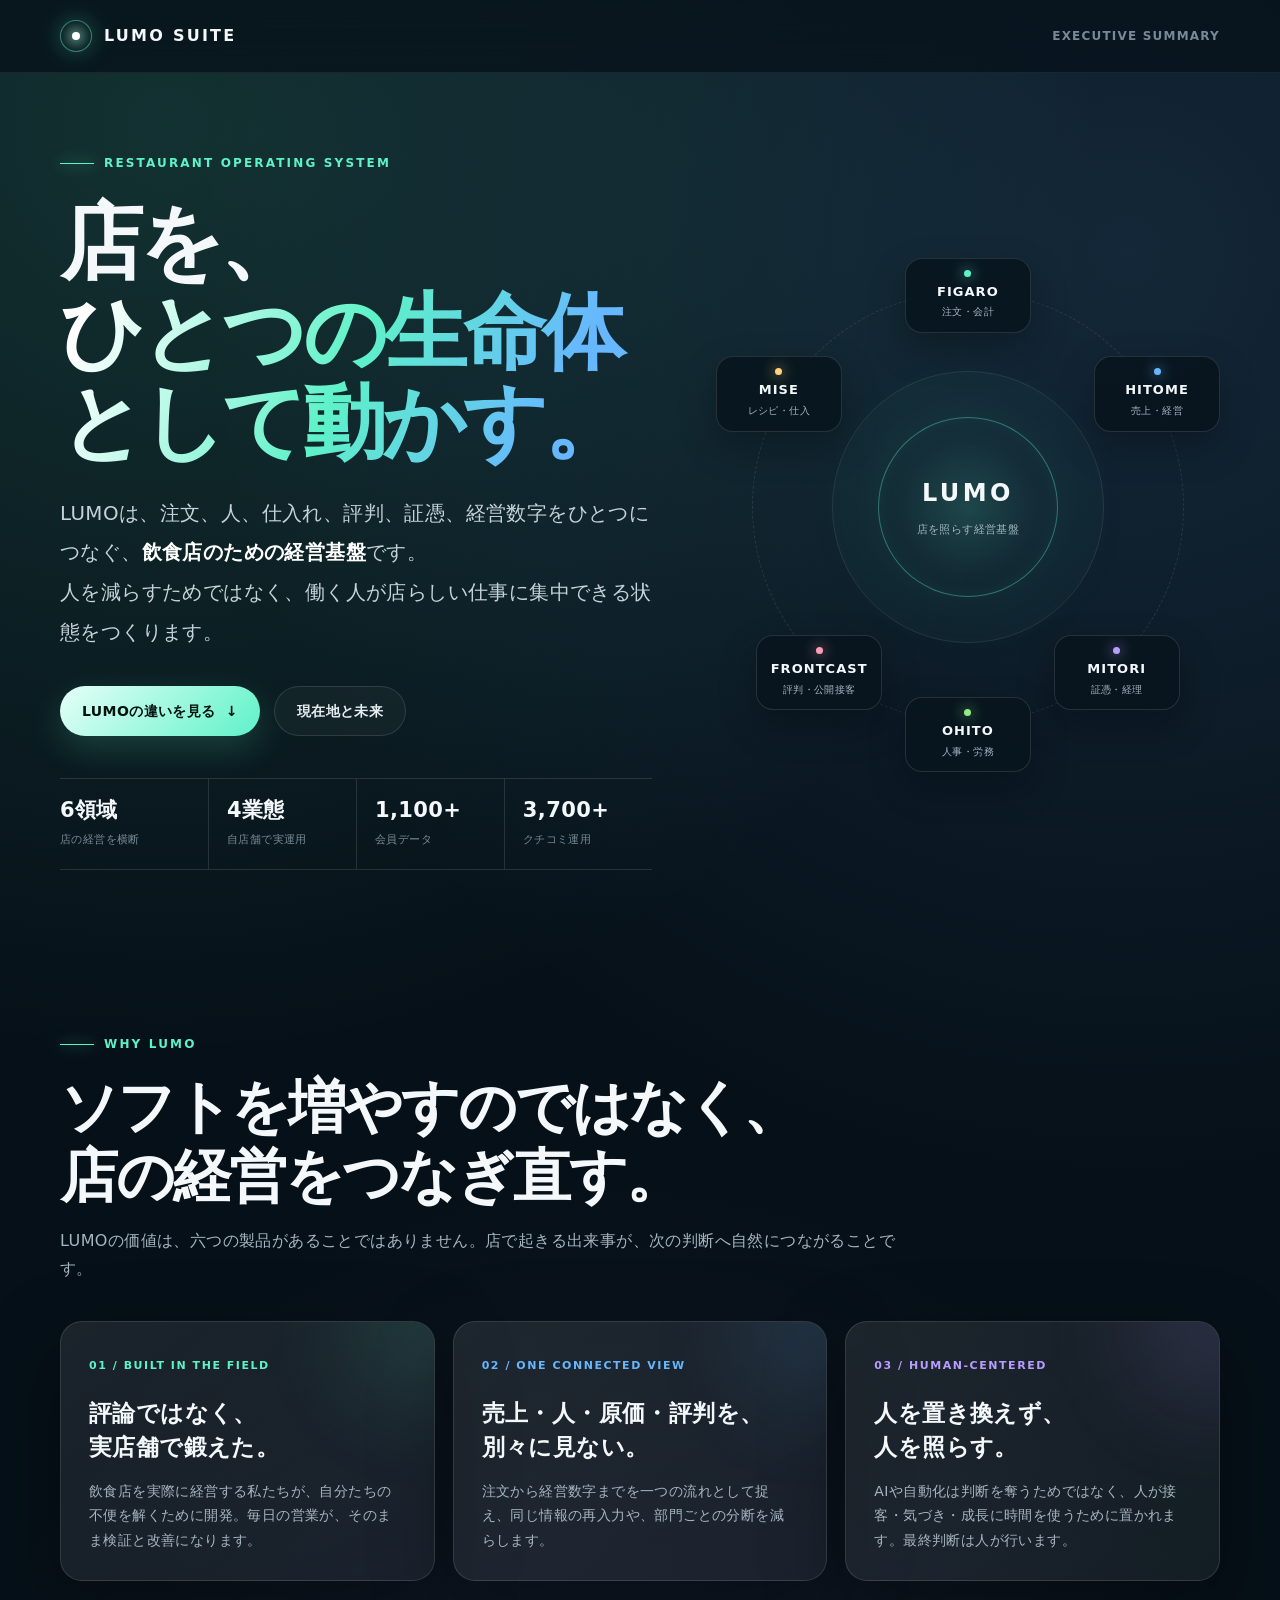
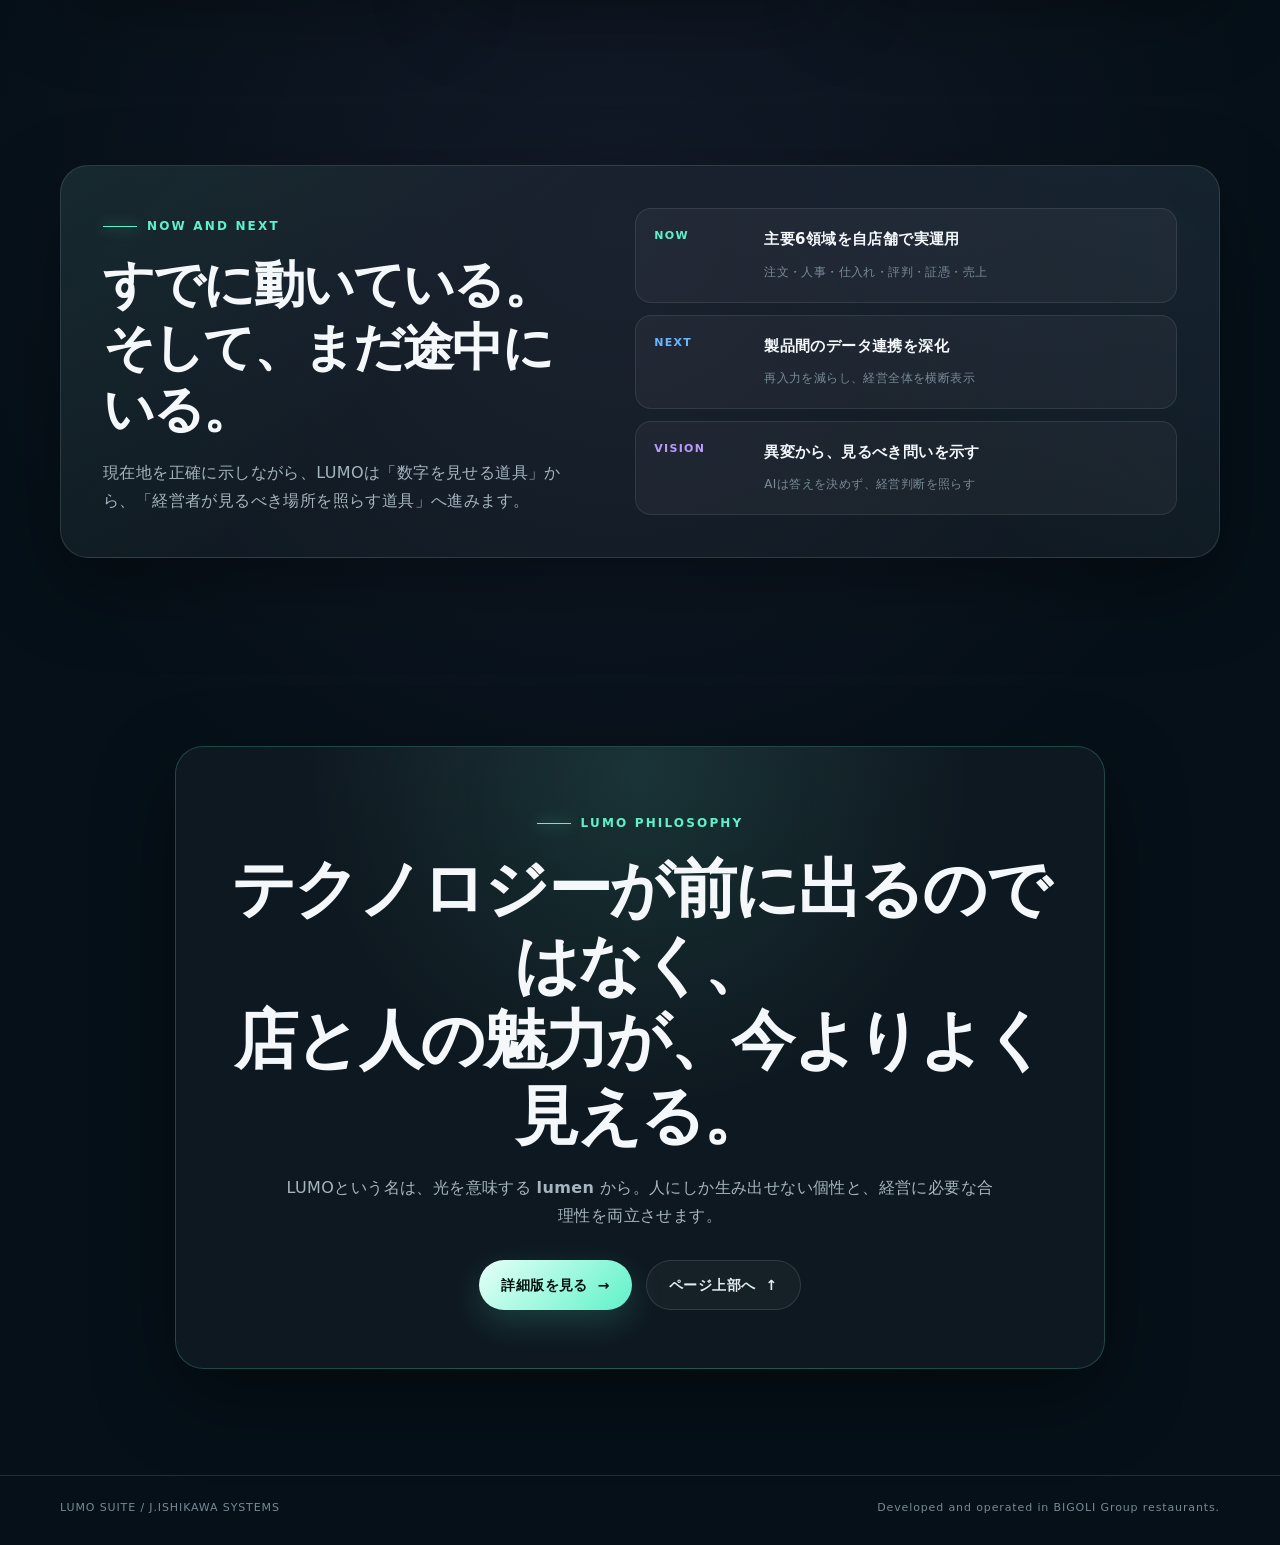
<file: index.html>
<!doctype html>
<html lang="ja">
<head>
  <meta charset="utf-8" />
  <meta name="viewport" content="width=device-width, initial-scale=1" />
  <meta name="description" content="LUMOは、注文、人、仕入れ、評判、証憑、経営数字をひとつにつなぐ、飲食店のための経営基盤です。" />
  <title>LUMO SUITE｜Executive Summary</title>
  <style>
    :root {
      --bg: #061018;
      --bg-2: #0a1721;
      --panel: rgba(255,255,255,.055);
      --panel-2: rgba(255,255,255,.085);
      --line: rgba(255,255,255,.12);
      --text: #f4f8fb;
      --muted: #a5b5bf;
      --muted-2: #778a96;
      --aqua: #5ef2c8;
      --blue: #67b7ff;
      --violet: #b99cff;
      --amber: #ffd37a;
      --rose: #ff9db6;
      --green: #94ec88;
      --max: 1160px;
      --radius: 28px;
      --shadow: 0 28px 80px rgba(0,0,0,.34);
    }

    * { box-sizing: border-box; }
    html { scroll-behavior: smooth; }
    body {
      margin: 0;
      color: var(--text);
      background:
        radial-gradient(circle at 13% 4%, rgba(94,242,200,.15), transparent 29%),
        radial-gradient(circle at 88% 8%, rgba(103,183,255,.14), transparent 30%),
        radial-gradient(circle at 48% 58%, rgba(185,156,255,.07), transparent 34%),
        var(--bg);
      font-family: "Hiragino Sans", "Yu Gothic", "YuGothic", "Noto Sans JP", system-ui, sans-serif;
      line-height: 1.75;
      letter-spacing: .025em;
      overflow-x: hidden;
    }

    a { color: inherit; text-decoration: none; }
    .container { width: min(calc(100% - 40px), var(--max)); margin-inline: auto; }

    .nav {
      height: 72px;
      display: flex;
      align-items: center;
      justify-content: space-between;
      gap: 20px;
    }
    .nav-wrap {
      position: sticky;
      top: 0;
      z-index: 20;
      background: rgba(6,16,24,.72);
      border-bottom: 1px solid rgba(255,255,255,.07);
      backdrop-filter: blur(18px);
    }
    .brand {
      display: flex;
      align-items: center;
      gap: 12px;
      font-weight: 900;
      letter-spacing: .14em;
    }
    .brand-mark {
      width: 32px;
      height: 32px;
      border-radius: 50%;
      display: grid;
      place-items: center;
      border: 1px solid rgba(94,242,200,.48);
      background: radial-gradient(circle, rgba(94,242,200,.24), rgba(94,242,200,.02) 68%);
      box-shadow: 0 0 26px rgba(94,242,200,.22);
    }
    .brand-mark::after {
      content: "";
      width: 8px;
      height: 8px;
      border-radius: 50%;
      background: #fff;
      box-shadow: 0 0 14px #fff, 0 0 26px var(--aqua);
    }
    .nav-note { color: var(--muted-2); font-size: 12px; font-weight: 700; letter-spacing: .1em; }

    .hero {
      min-height: calc(100svh - 72px);
      display: grid;
      align-items: center;
      padding: 72px 0 64px;
    }
    .hero-grid {
      display: grid;
      grid-template-columns: 1.08fr .92fr;
      gap: 64px;
      align-items: center;
    }
    .eyebrow {
      display: inline-flex;
      align-items: center;
      gap: 10px;
      color: var(--aqua);
      font-size: 12px;
      font-weight: 900;
      letter-spacing: .18em;
      text-transform: uppercase;
    }
    .eyebrow::before {
      content: "";
      width: 34px;
      height: 1px;
      background: currentColor;
      box-shadow: 0 0 14px currentColor;
    }
    h1 {
      margin: 24px 0 26px;
      font-size: clamp(48px, 6.5vw, 88px);
      line-height: 1.08;
      letter-spacing: -.048em;
      font-weight: 900;
    }
    h1 span {
      display: block;
      color: transparent;
      background: linear-gradient(115deg, #fff 6%, var(--aqua) 48%, var(--blue) 82%);
      -webkit-background-clip: text;
      background-clip: text;
    }
    .hero-copy {
      max-width: 710px;
      color: #c6d2d9;
      font-size: clamp(16px, 1.55vw, 20px);
      line-height: 2;
    }
    .hero-copy strong { color: #fff; }
    .hero-actions { display: flex; gap: 14px; flex-wrap: wrap; margin-top: 34px; }
    .button {
      min-height: 50px;
      padding: 0 22px;
      border-radius: 999px;
      display: inline-flex;
      align-items: center;
      justify-content: center;
      gap: 10px;
      font-size: 14px;
      font-weight: 900;
      transition: .2s ease;
    }
    .button:hover { transform: translateY(-2px); }
    .button-primary {
      color: #03120d;
      background: linear-gradient(135deg, #e6fff8, var(--aqua));
      box-shadow: 0 12px 34px rgba(94,242,200,.18);
    }
    .button-secondary { color: #e7eef2; border: 1px solid var(--line); background: rgba(255,255,255,.035); }

    .proofs {
      display: grid;
      grid-template-columns: repeat(4, 1fr);
      gap: 0;
      margin-top: 42px;
      border-top: 1px solid var(--line);
      border-bottom: 1px solid var(--line);
    }
    .proof { padding: 18px 18px 17px 0; }
    .proof + .proof { padding-left: 18px; border-left: 1px solid var(--line); }
    .proof b { display: block; font-size: 21px; line-height: 1.25; }
    .proof span { color: var(--muted-2); font-size: 11px; }

    .system-map {
      position: relative;
      min-height: 520px;
      display: grid;
      place-items: center;
      isolation: isolate;
    }
    .system-map::before,
    .system-map::after {
      content: "";
      position: absolute;
      border-radius: 50%;
      border: 1px solid rgba(255,255,255,.1);
    }
    .system-map::before { width: 430px; height: 430px; border-style: dashed; }
    .system-map::after { width: 270px; height: 270px; box-shadow: inset 0 0 70px rgba(94,242,200,.05); }
    .core {
      width: 180px;
      aspect-ratio: 1;
      border-radius: 50%;
      display: grid;
      place-items: center;
      text-align: center;
      z-index: 3;
      border: 1px solid rgba(94,242,200,.4);
      background: radial-gradient(circle, rgba(94,242,200,.18), rgba(94,242,200,.035) 62%, rgba(255,255,255,.02));
      box-shadow: 0 0 76px rgba(94,242,200,.14), inset 0 0 30px rgba(94,242,200,.08);
    }
    .core b { display: block; font-size: 24px; letter-spacing: .14em; }
    .core small { color: var(--muted); font-size: 11px; }
    .node {
      position: absolute;
      width: 126px;
      min-height: 72px;
      padding: 11px;
      border-radius: 17px;
      display: grid;
      place-items: center;
      text-align: center;
      z-index: 4;
      background: rgba(8,21,30,.92);
      border: 1px solid var(--line);
      box-shadow: 0 15px 36px rgba(0,0,0,.27);
    }
    .node::before {
      content: "";
      width: 7px;
      height: 7px;
      margin-bottom: 4px;
      border-radius: 50%;
      background: var(--node);
      box-shadow: 0 0 14px var(--node);
    }
    .node b { display: block; font-size: 13px; letter-spacing: .08em; }
    .node small { color: var(--muted); font-size: 10px; }
    .n1 { --node: var(--aqua); top: 2%; left: 50%; transform: translateX(-50%); }
    .n2 { --node: var(--blue); top: 21%; right: 0; }
    .n3 { --node: var(--violet); bottom: 11%; right: 8%; }
    .n4 { --node: var(--rose); bottom: 11%; left: 8%; }
    .n5 { --node: var(--amber); top: 21%; left: 0; }
    .n6 { --node: var(--green); bottom: -1%; left: 50%; transform: translateX(-50%); }

    section { padding: 92px 0; }
    .section-head { max-width: 840px; margin-bottom: 38px; }
    .section-head h2 {
      margin: 18px 0 16px;
      font-size: clamp(34px, 4.5vw, 58px);
      line-height: 1.2;
      letter-spacing: -.035em;
    }
    .section-head p { margin: 0; color: var(--muted); font-size: 16px; }

    .difference {
      display: grid;
      grid-template-columns: repeat(3, 1fr);
      gap: 18px;
    }
    .diff-card {
      min-height: 250px;
      padding: 28px;
      border-radius: 22px;
      border: 1px solid var(--line);
      background: linear-gradient(150deg, var(--panel-2), var(--panel));
      box-shadow: var(--shadow);
      position: relative;
      overflow: hidden;
    }
    .diff-card::after {
      content: "";
      position: absolute;
      width: 150px;
      height: 150px;
      right: -70px;
      top: -70px;
      border-radius: 50%;
      background: var(--accent);
      filter: blur(55px);
      opacity: .16;
    }
    .diff-num { color: var(--accent); font-size: 11px; font-weight: 900; letter-spacing: .14em; }
    .diff-card h3 { margin: 18px 0 14px; font-size: 23px; line-height: 1.5; }
    .diff-card p { margin: 0; color: var(--muted); font-size: 14px; }

    .summary-panel {
      border-radius: var(--radius);
      border: 1px solid var(--line);
      background:
        linear-gradient(135deg, rgba(94,242,200,.075), transparent 35%),
        linear-gradient(225deg, rgba(103,183,255,.065), transparent 38%),
        rgba(255,255,255,.035);
      padding: 42px;
      box-shadow: var(--shadow);
    }
    .summary-grid {
      display: grid;
      grid-template-columns: .95fr 1.05fr;
      gap: 42px;
      align-items: center;
    }
    .summary-panel h2 { margin: 16px 0 18px; font-size: clamp(34px, 4vw, 54px); line-height: 1.22; letter-spacing: -.035em; }
    .summary-panel p { color: var(--muted); margin: 0; }
    .roadmap { display: grid; gap: 12px; }
    .road {
      display: grid;
      grid-template-columns: 92px 1fr;
      gap: 18px;
      align-items: start;
      padding: 17px 18px;
      border-radius: 16px;
      background: rgba(255,255,255,.038);
      border: 1px solid rgba(255,255,255,.09);
    }
    .road b { color: var(--road); font-size: 11px; letter-spacing: .12em; }
    .road strong { display: block; font-size: 15px; margin-bottom: 4px; }
    .road span { color: var(--muted-2); font-size: 12px; }

    .closing {
      padding: 96px 0 106px;
      text-align: center;
    }
    .closing-box {
      max-width: 930px;
      margin: auto;
      padding: 58px 40px;
      border-radius: var(--radius);
      border: 1px solid rgba(94,242,200,.22);
      background: radial-gradient(circle at 50% 5%, rgba(94,242,200,.12), transparent 44%), rgba(255,255,255,.035);
      box-shadow: var(--shadow);
    }
    .closing h2 { margin: 18px 0 20px; font-size: clamp(38px, 5vw, 64px); line-height: 1.18; letter-spacing: -.04em; }
    .closing p { max-width: 720px; margin: 0 auto 30px; color: var(--muted); font-size: 16px; }
    .closing-actions { display: flex; gap: 14px; justify-content: center; flex-wrap: wrap; }

    footer {
      border-top: 1px solid var(--line);
      padding: 22px 0 28px;
      color: var(--muted-2);
      font-size: 11px;
      letter-spacing: .08em;
    }
    .footer-inner { display: flex; justify-content: space-between; gap: 20px; }

    @media (max-width: 920px) {
      .hero { min-height: auto; }
      .hero-grid, .summary-grid { grid-template-columns: 1fr; }
      .system-map { max-width: 600px; width: 100%; margin: auto; }
      .difference { grid-template-columns: 1fr; }
      .diff-card { min-height: auto; }
    }
    @media (max-width: 620px) {
      .container { width: min(calc(100% - 26px), var(--max)); }
      .nav-note { display: none; }
      .hero { padding: 54px 0 42px; }
      h1 { font-size: clamp(42px, 13vw, 62px); }
      .proofs { grid-template-columns: repeat(2, 1fr); }
      .proof:nth-child(3) { border-left: 0; border-top: 1px solid var(--line); }
      .proof:nth-child(4) { border-top: 1px solid var(--line); }
      .system-map { min-height: 430px; transform: scale(.9); }
      .system-map::before { width: 340px; height: 340px; }
      .system-map::after { width: 230px; height: 230px; }
      .core { width: 150px; }
      .node { width: 106px; min-height: 64px; padding: 9px; }
      .n2 { right: -4%; }
      .n5 { left: -4%; }
      section { padding: 70px 0; }
      .summary-panel { padding: 28px 22px; }
      .road { grid-template-columns: 74px 1fr; gap: 12px; }
      .closing-box { padding: 44px 22px; }
      .footer-inner { flex-direction: column; }
    }
    @media (prefers-reduced-motion: reduce) {
      *, *::before, *::after { scroll-behavior: auto !important; transition: none !important; }
    }
  </style>
</head>
<body>
  <div class="nav-wrap">
    <div class="container nav">
      <a href="#top" class="brand" aria-label="LUMO トップへ">
        <span class="brand-mark" aria-hidden="true"></span>
        <span>LUMO SUITE</span>
      </a>
      <span class="nav-note">EXECUTIVE SUMMARY</span>
    </div>
  </div>

  <main id="top">
    <header class="hero">
      <div class="container hero-grid">
        <div>
          <span class="eyebrow">Restaurant Operating System</span>
          <h1>店を、<span>ひとつの生命体として動かす。</span></h1>
          <p class="hero-copy">
            LUMOは、注文、人、仕入れ、評判、証憑、経営数字をひとつにつなぐ、<strong>飲食店のための経営基盤</strong>です。<br>
            人を減らすためではなく、働く人が店らしい仕事に集中できる状態をつくります。
          </p>
          <div class="hero-actions">
            <a class="button button-primary" href="#difference">LUMOの違いを見る <span aria-hidden="true">↓</span></a>
            <a class="button button-secondary" href="#future">現在地と未来</a>
          </div>
          <div class="proofs" aria-label="実運用実績">
            <div class="proof"><b>6領域</b><span>店の経営を横断</span></div>
            <div class="proof"><b>4業態</b><span>自店舗で実運用</span></div>
            <div class="proof"><b>1,100+</b><span>会員データ</span></div>
            <div class="proof"><b>3,700+</b><span>クチコミ運用</span></div>
          </div>
        </div>

        <div class="system-map" aria-label="LUMOを中心に6製品がつながる概念図">
          <div class="core"><div><b>LUMO</b><small>店を照らす経営基盤</small></div></div>
          <div class="node n1"><b>FIGARO</b><small>注文・会計</small></div>
          <div class="node n2"><b>HITOME</b><small>売上・経営</small></div>
          <div class="node n3"><b>MITORI</b><small>証憑・経理</small></div>
          <div class="node n4"><b>FRONTCAST</b><small>評判・公開接客</small></div>
          <div class="node n5"><b>MISE</b><small>レシピ・仕入</small></div>
          <div class="node n6"><b>OHITO</b><small>人事・労務</small></div>
        </div>
      </div>
    </header>

    <section id="difference">
      <div class="container">
        <div class="section-head">
          <span class="eyebrow">Why LUMO</span>
          <h2>ソフトを増やすのではなく、<br>店の経営をつなぎ直す。</h2>
          <p>LUMOの価値は、六つの製品があることではありません。店で起きる出来事が、次の判断へ自然につながることです。</p>
        </div>

        <div class="difference">
          <article class="diff-card" style="--accent: var(--aqua)">
            <span class="diff-num">01 / BUILT IN THE FIELD</span>
            <h3>評論ではなく、<br>実店舗で鍛えた。</h3>
            <p>飲食店を実際に経営する私たちが、自分たちの不便を解くために開発。毎日の営業が、そのまま検証と改善になります。</p>
          </article>
          <article class="diff-card" style="--accent: var(--blue)">
            <span class="diff-num">02 / ONE CONNECTED VIEW</span>
            <h3>売上・人・原価・評判を、<br>別々に見ない。</h3>
            <p>注文から経営数字までを一つの流れとして捉え、同じ情報の再入力や、部門ごとの分断を減らします。</p>
          </article>
          <article class="diff-card" style="--accent: var(--violet)">
            <span class="diff-num">03 / HUMAN-CENTERED</span>
            <h3>人を置き換えず、<br>人を照らす。</h3>
            <p>AIや自動化は判断を奪うためではなく、人が接客・気づき・成長に時間を使うために置かれます。最終判断は人が行います。</p>
          </article>
        </div>
      </div>
    </section>

    <section id="future">
      <div class="container">
        <div class="summary-panel">
          <div class="summary-grid">
            <div>
              <span class="eyebrow">Now and Next</span>
              <h2>すでに動いている。<br>そして、まだ途中にいる。</h2>
              <p>現在地を正確に示しながら、LUMOは「数字を見せる道具」から、「経営者が見るべき場所を照らす道具」へ進みます。</p>
            </div>
            <div class="roadmap">
              <div class="road" style="--road: var(--aqua)">
                <b>NOW</b>
                <div><strong>主要6領域を自店舗で実運用</strong><span>注文・人事・仕入れ・評判・証憑・売上</span></div>
              </div>
              <div class="road" style="--road: var(--blue)">
                <b>NEXT</b>
                <div><strong>製品間のデータ連携を深化</strong><span>再入力を減らし、経営全体を横断表示</span></div>
              </div>
              <div class="road" style="--road: var(--violet)">
                <b>VISION</b>
                <div><strong>異変から、見るべき問いを示す</strong><span>AIは答えを決めず、経営判断を照らす</span></div>
              </div>
            </div>
          </div>
        </div>
      </div>
    </section>

    <section class="closing">
      <div class="container">
        <div class="closing-box">
          <span class="eyebrow">LUMO Philosophy</span>
          <h2>テクノロジーが前に出るのではなく、<br>店と人の魅力が、今よりよく見える。</h2>
          <p>LUMOという名は、光を意味する <strong>lumen</strong> から。人にしか生み出せない個性と、経営に必要な合理性を両立させます。</p>
          <div class="closing-actions">
            <a class="button button-primary" href="/lumo/lineup/">詳細版を見る <span aria-hidden="true">→</span></a>
            <a class="button button-secondary" href="#top">ページ上部へ <span aria-hidden="true">↑</span></a>
          </div>
        </div>
      </div>
    </section>
  </main>

  <footer>
    <div class="container footer-inner">
      <span>LUMO SUITE / J.ISHIKAWA SYSTEMS</span>
      <span>Developed and operated in BIGOLI Group restaurants.</span>
    </div>
  </footer>
</body>
</html>
</file>
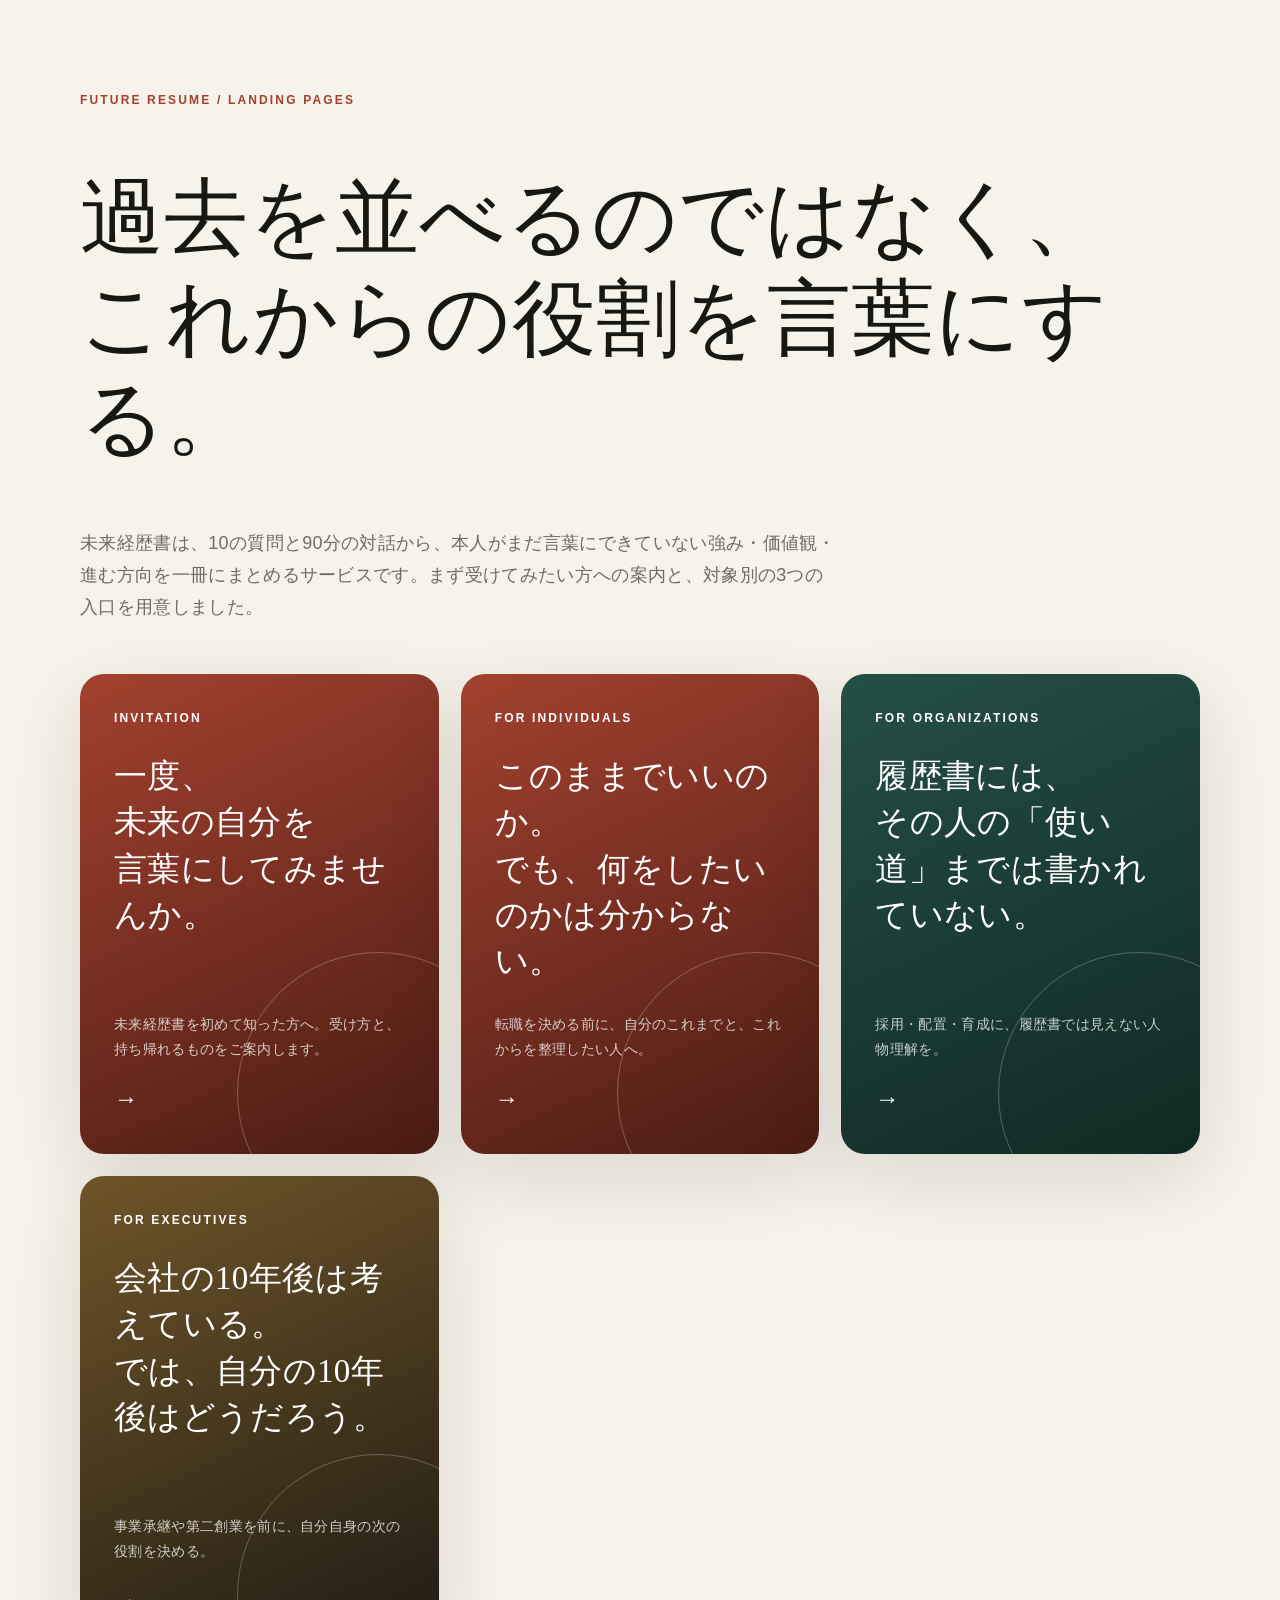
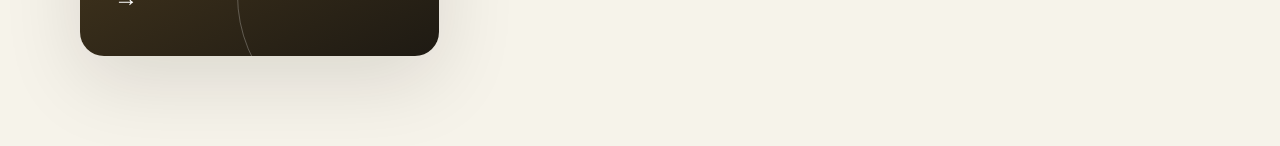
<file: future-resume/index.html>
<!doctype html><html lang="ja"><head><meta charset="utf-8"><meta name="viewport" content="width=device-width,initial-scale=1"><title>未来経歴書｜4つの入口</title><meta name="description" content="未来経歴書の体験案内・個人向け・企業向け・経営者向けランディングページ"><link rel="stylesheet" href="styles.css"></head><body><main class="hub"><div class="wrap"><div class="eyebrow">Future Resume / Landing Pages</div><h1>過去を並べるのではなく、<br>これからの役割を言葉にする。</h1><p class="intro">未来経歴書は、10の質問と90分の対話から、本人がまだ言葉にできていない強み・価値観・進む方向を一冊にまとめるサービスです。まず受けてみたい方への案内と、対象別の3つの入口を用意しました。</p><div class="lp-list"><a class="lp-tile personal" href="invitation.html"><div><div class="eyebrow" style="color:#fff">Invitation</div><h2>一度、<br>未来の自分を<br>言葉にしてみませんか。</h2></div><div><p>未来経歴書を初めて知った方へ。受け方と、持ち帰れるものをご案内します。</p><div class="arrow">→</div></div></a><a class="lp-tile personal" href="personal.html"><div><div class="eyebrow" style="color:#fff">For Individuals</div><h2>このままでいいのか。<br>でも、何をしたいのかは分からない。</h2></div><div><p>転職を決める前に、自分のこれまでと、これからを整理したい人へ。</p><div class="arrow">→</div></div></a><a class="lp-tile corporate" href="corporate.html"><div><div class="eyebrow" style="color:#fff">For Organizations</div><h2>履歴書には、<br>その人の「使い道」までは書かれていない。</h2></div><div><p>採用・配置・育成に、履歴書では見えない人物理解を。</p><div class="arrow">→</div></div></a><a class="lp-tile executive" href="executive.html"><div><div class="eyebrow" style="color:#fff">For Executives</div><h2>会社の10年後は考えている。<br>では、自分の10年後はどうだろう。</h2></div><div><p>事業承継や第二創業を前に、自分自身の次の役割を決める。</p><div class="arrow">→</div></div></a></div></div></main></body></html>
</file>
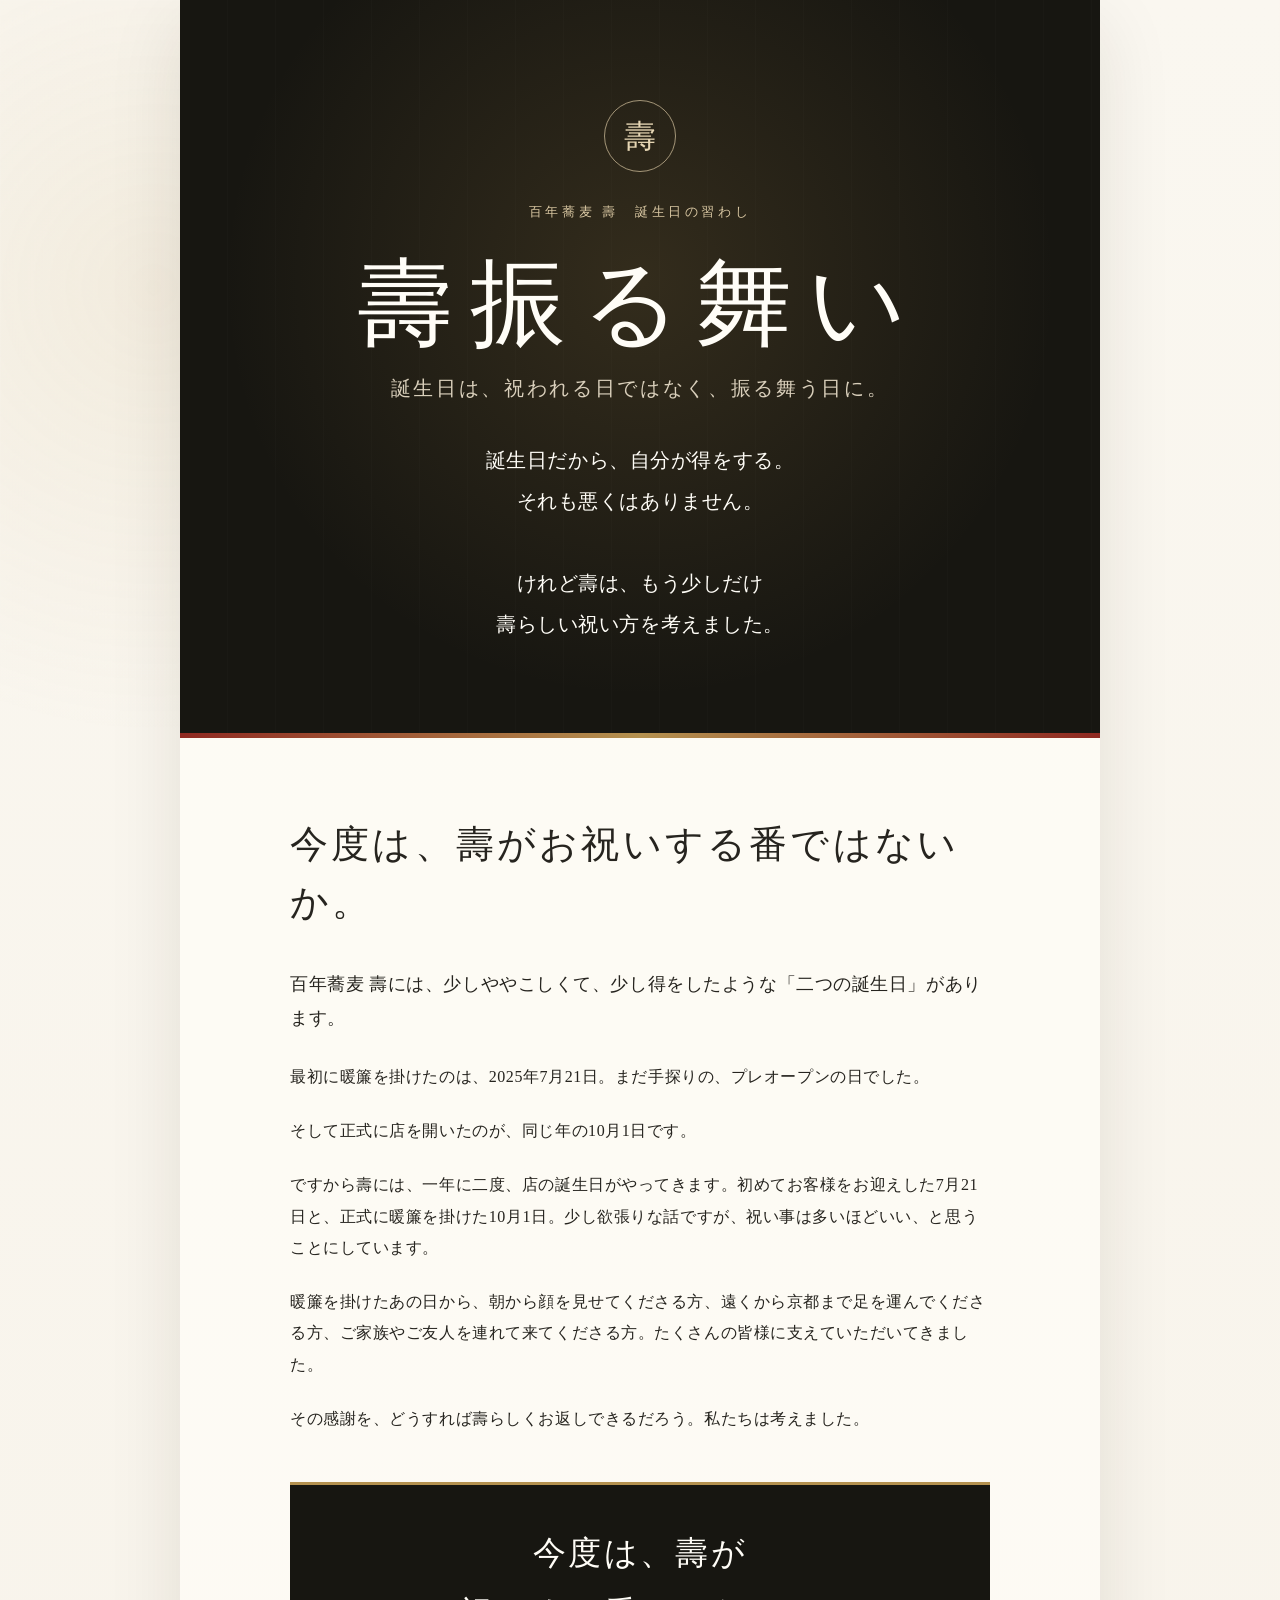
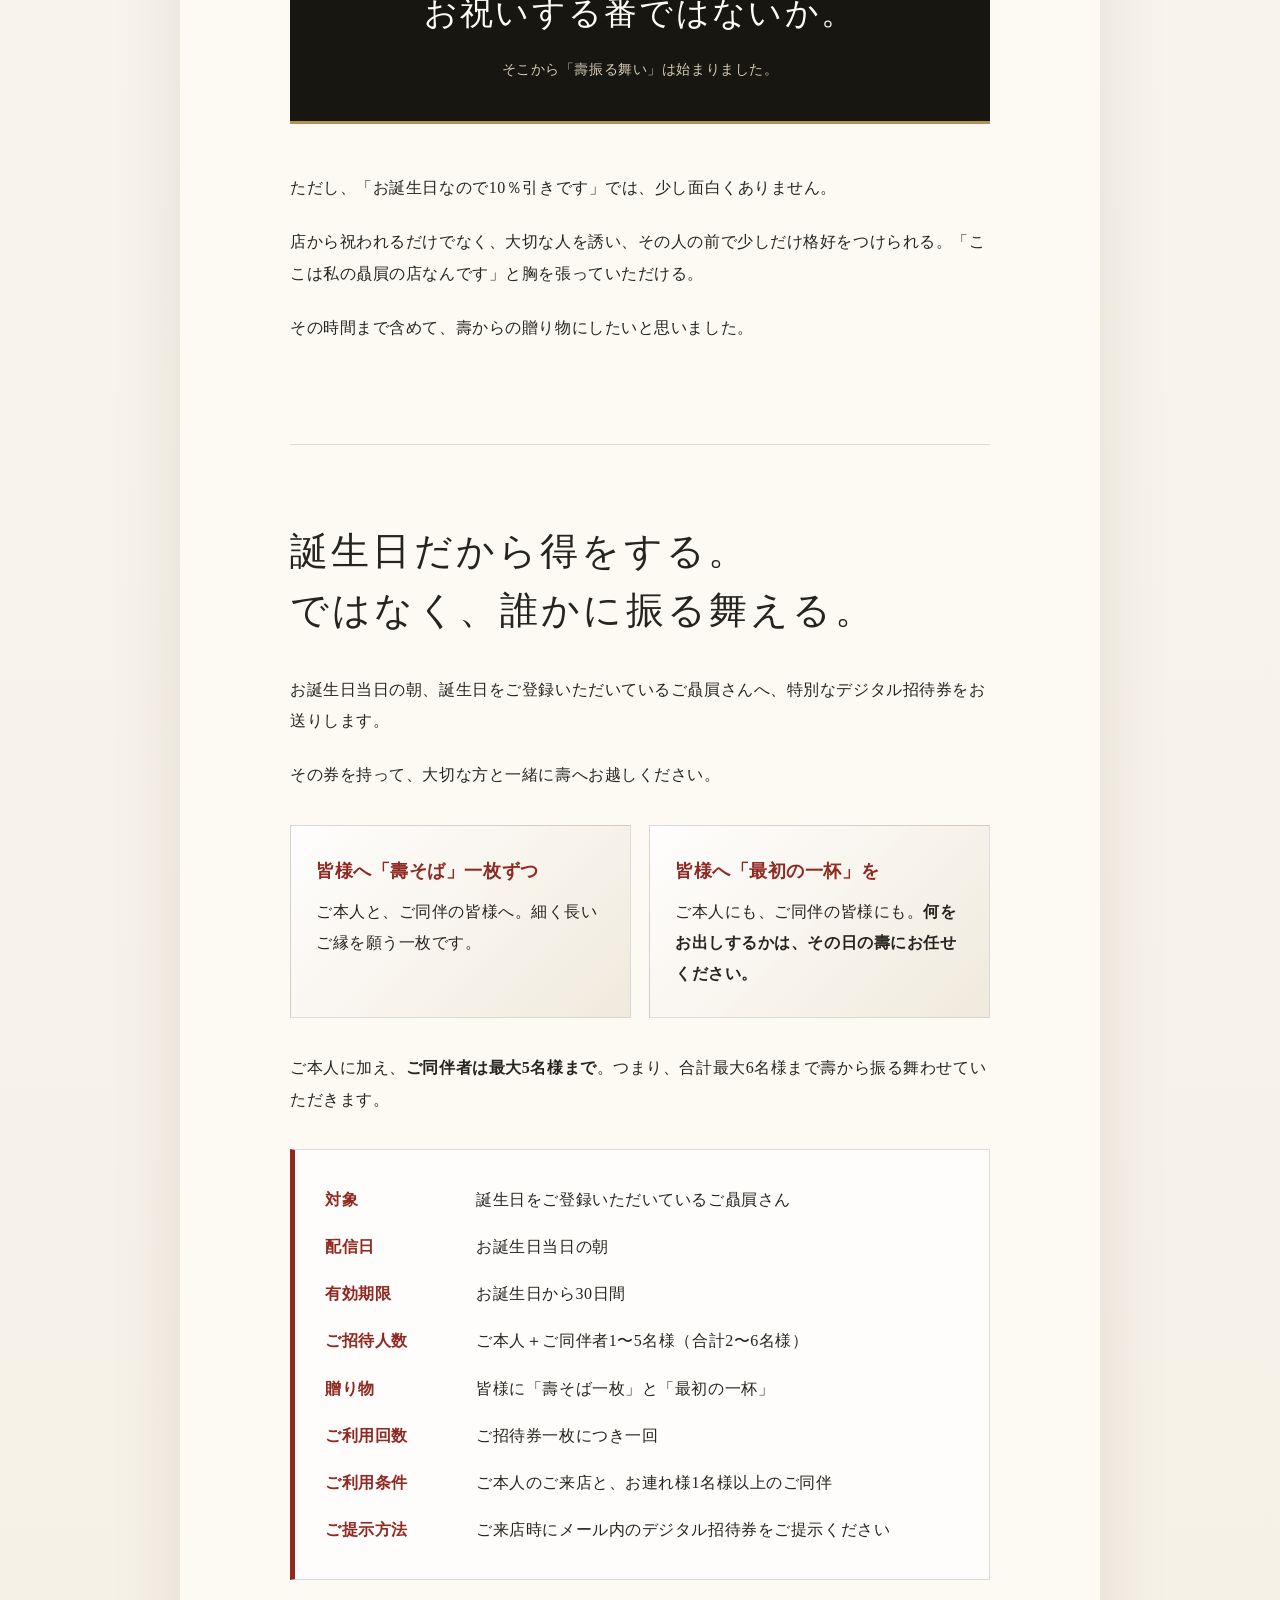
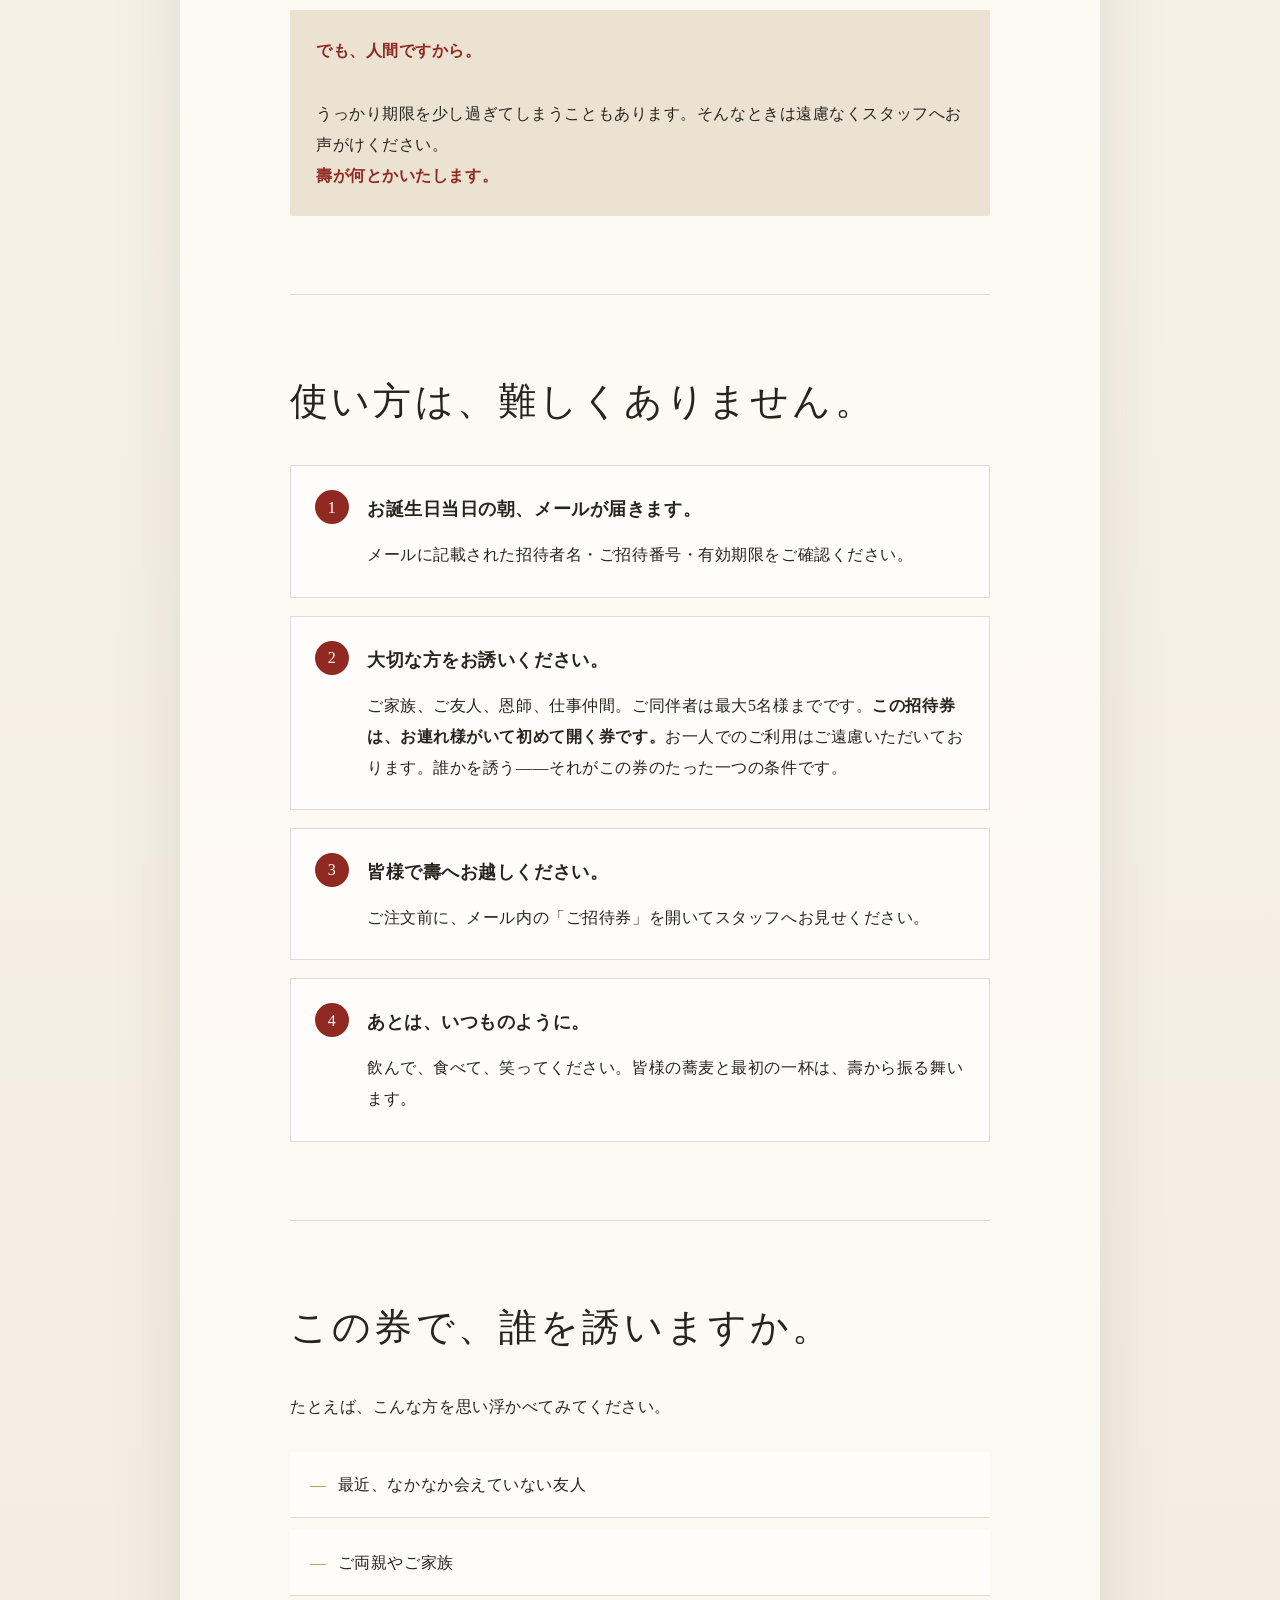
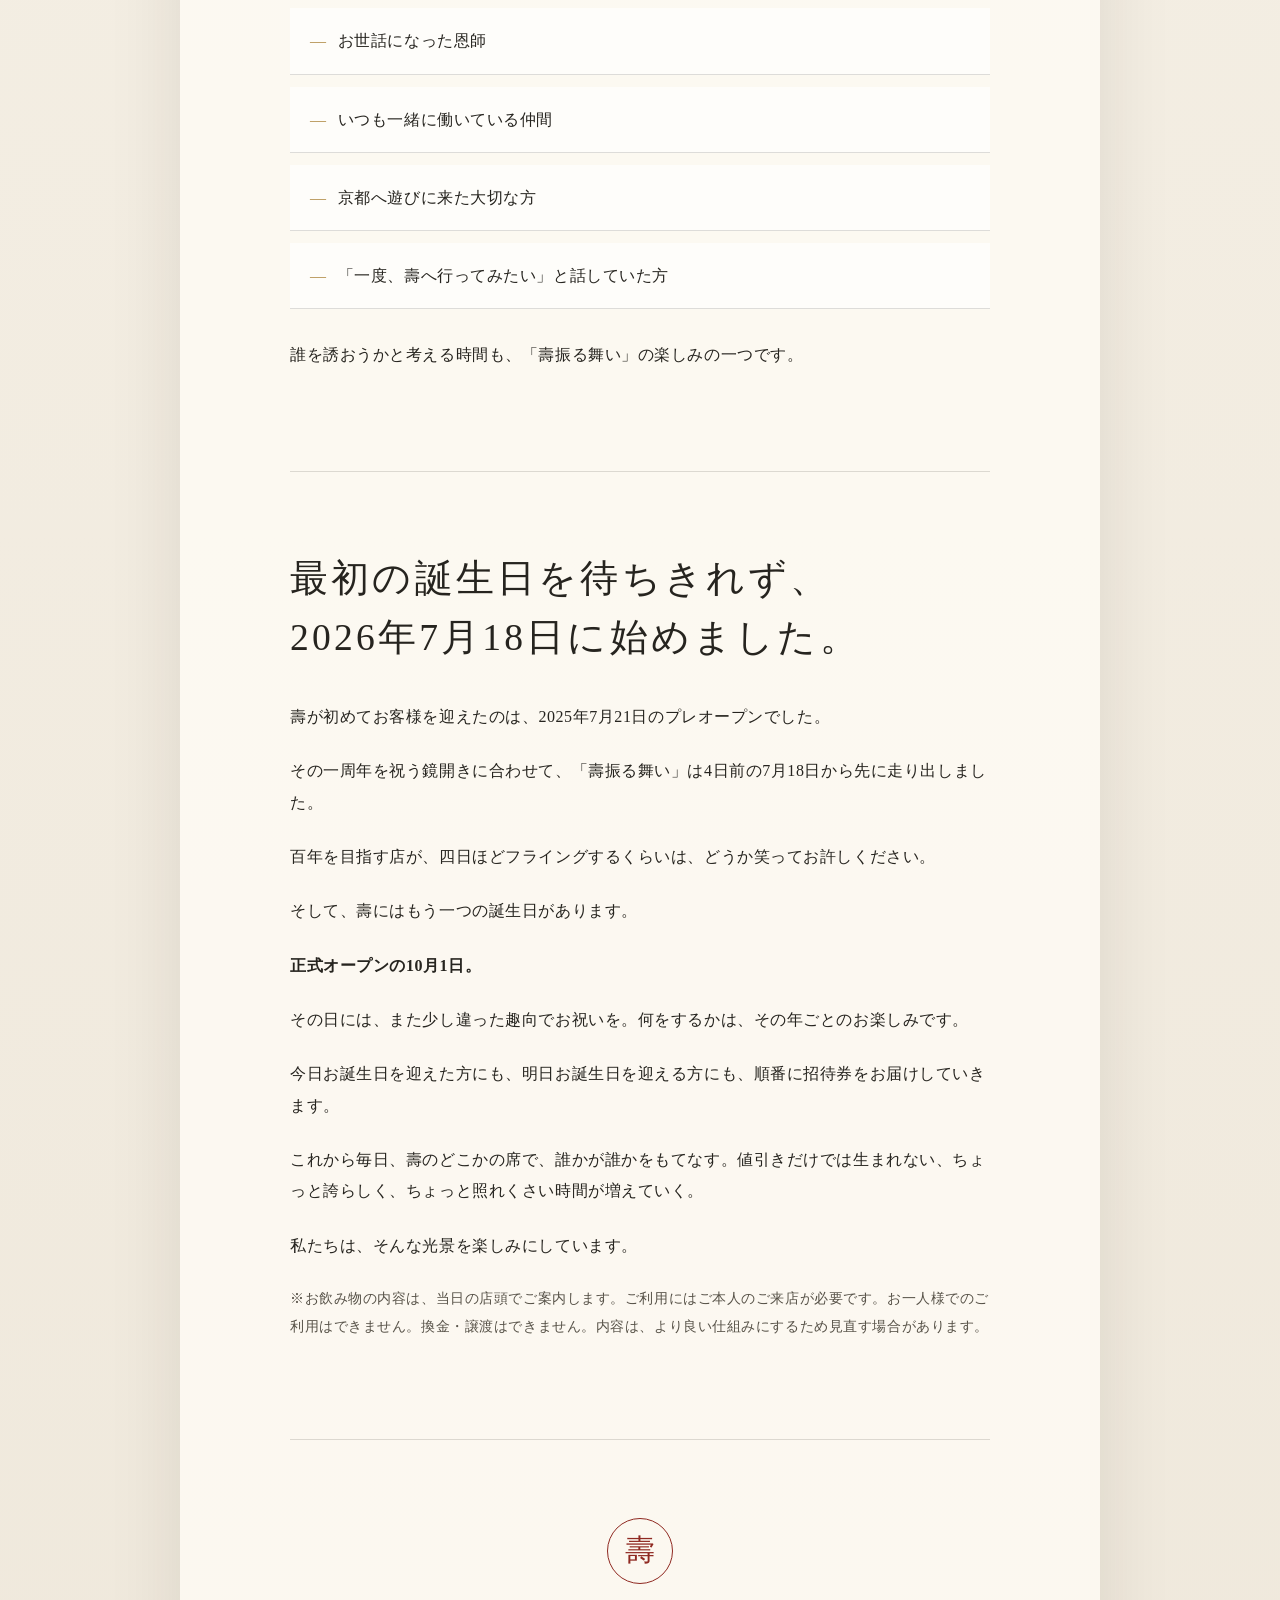
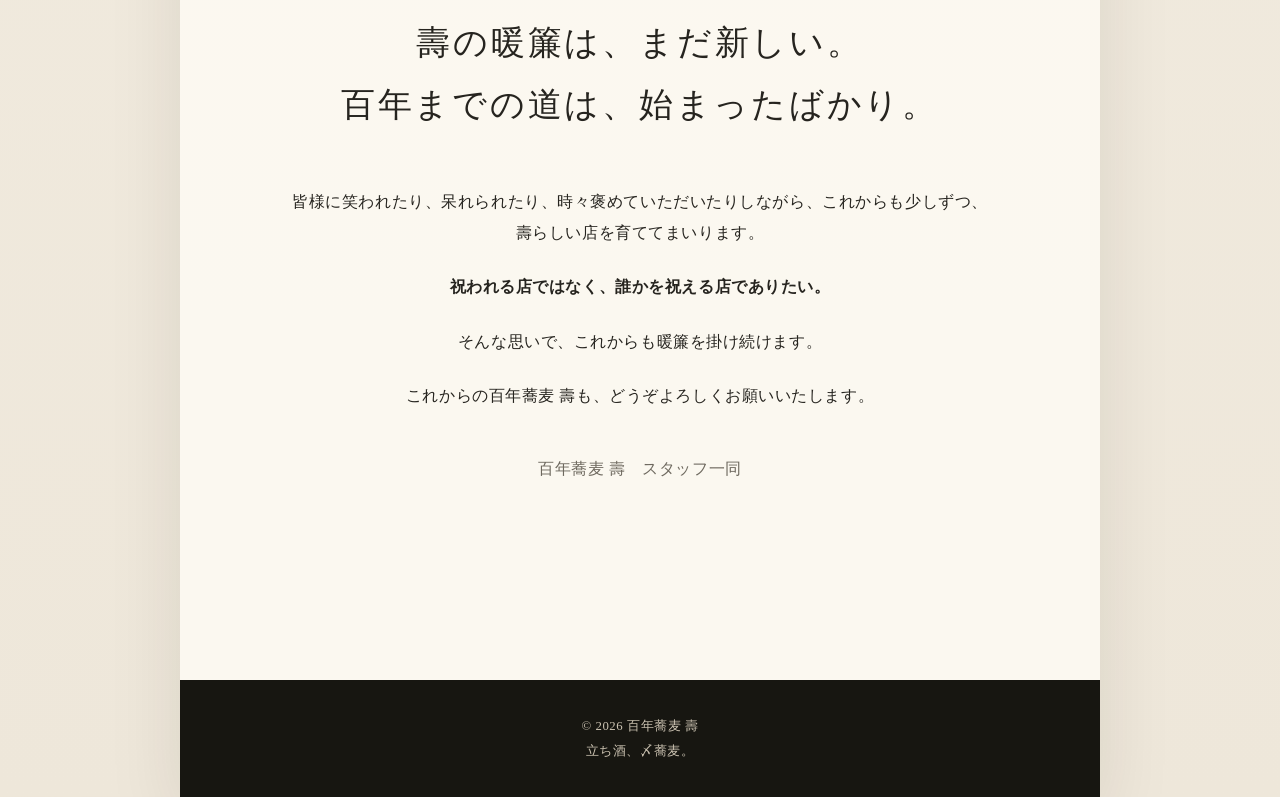
<file: kotobuki-furumai/index.html>
<!doctype html>
<html lang="ja">
<head>
  <meta charset="utf-8">
  <meta name="viewport" content="width=device-width, initial-scale=1, viewport-fit=cover">
  <meta name="format-detection" content="telephone=no">
  <title>壽振る舞い｜誕生日は、祝われる日ではなく、振る舞う日に。</title>
  <meta name="description" content="百年蕎麦 壽がプレオープン一周年を機に始めた誕生日のご招待『壽振る舞い』。ご本人と同伴者最大5名様へ、壽そば一枚と最初の一杯を贈ります。">
  <meta name="theme-color" content="#171611">
  <meta name="color-scheme" content="light">
  <meta property="og:type" content="website">
  <meta property="og:locale" content="ja_JP">
  <meta property="og:site_name" content="百年蕎麦 壽">
  <meta property="og:title" content="壽振る舞い｜誕生日は、祝われる日ではなく、振る舞う日に。">
  <meta property="og:description" content="ご本人と同伴者最大5名様へ、壽そば一枚と最初の一杯を。百年蕎麦 壽の新しい“ありがとう”の形です。">
  <meta property="og:url" content="https://jishikawa1970.github.io/kotobuki-furumai/">
  <meta name="twitter:card" content="summary">
  <link rel="canonical" href="https://jishikawa1970.github.io/kotobuki-furumai/">
  <script type="application/ld+json">
  {
    "@context":"https://schema.org",
    "@type":"WebPage",
    "name":"壽振る舞い",
    "description":"百年蕎麦 壽がプレオープン一周年を機に始めた誕生日のご招待",
    "inLanguage":"ja",
    "isPartOf":{"@type":"WebSite","name":"百年蕎麦 壽"}
  }
  </script>
  <!-- Google tag (gtag.js) -->
  <script async src="https://www.googletagmanager.com/gtag/js?id=G-PV642M4X53"></script>
  <script>
    window.dataLayer = window.dataLayer || [];
    function gtag(){dataLayer.push(arguments);}
    gtag('js', new Date());
    gtag('config', 'G-PV642M4X53');
  </script>
  <style>
    :root{--ink:#26241f;--muted:#6d685e;--paper:#f6f1e7;--paper2:#ebe2d2;--deep:#171611;--red:#8f2921;--gold:#b4914f;--line:rgba(38,36,31,.15);--white:#fffdf7;--shadow:0 24px 70px rgba(39,31,20,.10)}
    *{box-sizing:border-box}html{scroll-behavior:smooth;background:var(--paper)}body{margin:0;color:var(--ink);background:radial-gradient(circle at 12% 4%,rgba(180,145,79,.11),transparent 28rem),linear-gradient(180deg,#faf7f0 0%,var(--paper) 48%,#eee7da 100%);font-family:"Yu Mincho","Hiragino Mincho ProN","Hiragino Mincho Pro","Noto Serif JP",serif;line-height:1.95;letter-spacing:.035em;-webkit-font-smoothing:antialiased}a{color:inherit}.skip{position:absolute;left:-9999px;top:auto}.skip:focus{left:16px;top:16px;z-index:1000;background:#fff;padding:10px 14px}.page{width:min(100%,920px);margin:auto;background:rgba(255,253,247,.78);box-shadow:var(--shadow)}.hero{position:relative;min-height:82svh;display:grid;place-items:center;overflow:hidden;padding:72px 26px 64px;text-align:center;color:var(--white);background:var(--deep)}.hero:before{content:"";position:absolute;inset:0;background:radial-gradient(circle at 50% 38%,rgba(180,145,79,.18),transparent 26rem),repeating-linear-gradient(90deg,transparent 0,transparent 47px,rgba(255,255,255,.027) 48px)}.hero:after{content:"";position:absolute;left:0;right:0;bottom:0;height:5px;background:linear-gradient(90deg,var(--red),var(--gold),var(--red))}.hero-inner{position:relative;max-width:690px}.eyebrow{margin:0 0 24px;color:#dac8a3;font-size:.8rem;letter-spacing:.28em}.mon{width:72px;height:72px;margin:0 auto 28px;display:grid;place-items:center;border:1px solid rgba(218,200,163,.7);border-radius:50%;color:#e6d6b4;font-size:2rem;line-height:1}h1{margin:0;font-size:clamp(3rem,10vw,6rem);font-weight:500;letter-spacing:.17em;line-height:1.15}h1 small{display:block;margin-top:18px;color:#d9cfbb;font-size:clamp(.95rem,3vw,1.28rem);font-weight:400;letter-spacing:.13em}.lead{margin:40px auto 0;max-width:610px;font-size:clamp(1.05rem,3vw,1.22rem);line-height:2.1}main{padding:0 24px 76px}section{max-width:700px;margin:auto;padding:78px 0;border-bottom:1px solid var(--line)}section:last-child{border:0}h2{margin:0 0 34px;font-size:clamp(1.55rem,5vw,2.35rem);font-weight:500;line-height:1.55;letter-spacing:.085em}h3{margin:0 0 12px;font-size:1.12rem}p{margin:0 0 1.45em}.intro{font-size:1.1rem}.statement{margin:48px 0;padding:38px 28px;text-align:center;color:var(--white);background:var(--deep);border-top:3px solid var(--gold);border-bottom:3px solid var(--gold)}.statement strong{display:block;font-size:clamp(1.35rem,4.8vw,2.08rem);font-weight:500;line-height:1.8;letter-spacing:.07em}.statement span{display:block;margin-top:12px;color:#d7cbb5;font-size:.9rem}.gift-grid{display:grid;gap:18px;margin:34px 0}.gift{padding:28px 25px;background:linear-gradient(135deg,rgba(255,255,255,.9),rgba(235,226,210,.68));border:1px solid var(--line)}.gift b{display:block;margin-bottom:7px;color:var(--red);font-size:1.13rem}.rule{margin-top:34px;padding:34px 30px;background:rgba(255,255,255,.72);border:1px solid var(--line);border-left:5px solid var(--red)}.rule dl{display:grid;grid-template-columns:8.2em 1fr;gap:16px 20px;margin:0}.rule dt{color:var(--red);font-weight:700}.rule dd{margin:0}.soft{margin-top:30px;padding:25px 26px;background:var(--paper2);border-radius:2px}.soft strong{color:var(--red)}.steps{counter-reset:s;display:grid;gap:18px;margin-top:32px}.step{position:relative;padding:26px 24px 26px 76px;background:rgba(255,255,255,.7);border:1px solid var(--line)}.step:before{counter-increment:s;content:counter(s);position:absolute;left:24px;top:24px;width:34px;height:34px;display:grid;place-items:center;color:#fff;background:var(--red);border-radius:50%;font-family:Georgia,serif}.scene-list{display:grid;gap:12px;margin:30px 0;padding:0;list-style:none}.scene-list li{padding:17px 20px;background:rgba(255,255,255,.66);border-bottom:1px solid var(--line)}.scene-list li:before{content:"—";margin-right:.7em;color:var(--gold)}.notice{font-size:.9rem;color:#575248}.closing{text-align:center;padding-bottom:96px}.closing .mark{display:inline-grid;place-items:center;width:66px;height:66px;margin-bottom:28px;border:1px solid var(--red);border-radius:50%;color:var(--red);font-size:1.9rem}.closing .big{font-size:clamp(1.45rem,4.8vw,2.15rem);line-height:1.8;letter-spacing:.08em}footer{padding:34px 24px;text-align:center;color:#cbc2b1;background:var(--deep);font-size:.8rem}@media(min-width:720px){main{padding-left:60px;padding-right:60px}.gift-grid{grid-template-columns:1fr 1fr}}@media(max-width:560px){body{line-height:1.9}.hero{min-height:74svh;padding:56px 22px 50px}.mon{width:62px;height:62px}.hero h1{letter-spacing:.12em}main{padding-left:30px;padding-right:30px}section{padding:62px 0}.statement{margin-left:0;margin-right:0;padding:32px 24px}.rule{padding:28px 24px}.rule dl{grid-template-columns:1fr;gap:4px}.rule dd{margin-bottom:14px}.step{padding-left:70px}.gift,.step,.scene-list li{border-radius:2px}}@media(prefers-reduced-motion:no-preference){.hero-inner{animation:rise .9s ease-out both}@keyframes rise{from{opacity:0;transform:translateY(14px)}to{opacity:1;transform:none}}}@media print{body{background:#fff}.page{box-shadow:none}.hero{min-height:auto}.hero-inner{animation:none}section{break-inside:avoid}}
  </style>
</head>
<body>
<a class="skip" href="#content">本文へ移動</a>
<article class="page">
  <header class="hero"><div class="hero-inner"><div class="mon" aria-hidden="true">壽</div><p class="eyebrow">百年蕎麦 壽　誕生日の習わし</p><h1>壽振る舞い<small>誕生日は、祝われる日ではなく、振る舞う日に。</small></h1><p class="lead">誕生日だから、自分が得をする。<br>それも悪くはありません。<br><br>けれど壽は、もう少しだけ<br>壽らしい祝い方を考えました。</p></div></header>
  <main id="content">
    <section><h2>今度は、壽がお祝いする番ではないか。</h2><p class="intro">百年蕎麦 壽には、少しややこしくて、少し得をしたような「二つの誕生日」があります。</p><p>最初に暖簾を掛けたのは、2025年7月21日。まだ手探りの、プレオープンの日でした。</p><p>そして正式に店を開いたのが、同じ年の10月1日です。</p><p>ですから壽には、一年に二度、店の誕生日がやってきます。初めてお客様をお迎えした7月21日と、正式に暖簾を掛けた10月1日。少し欲張りな話ですが、祝い事は多いほどいい、と思うことにしています。</p><p>暖簾を掛けたあの日から、朝から顔を見せてくださる方、遠くから京都まで足を運んでくださる方、ご家族やご友人を連れて来てくださる方。たくさんの皆様に支えていただいてきました。</p><p>その感謝を、どうすれば壽らしくお返しできるだろう。私たちは考えました。</p><div class="statement"><strong>今度は、壽が<br>お祝いする番ではないか。</strong><span>そこから「壽振る舞い」は始まりました。</span></div><p>ただし、「お誕生日なので10％引きです」では、少し面白くありません。</p><p>店から祝われるだけでなく、大切な人を誘い、その人の前で少しだけ格好をつけられる。「ここは私の贔屓の店なんです」と胸を張っていただける。</p><p>その時間まで含めて、壽からの贈り物にしたいと思いました。</p></section>
    <section><h2>誕生日だから得をする。<br>ではなく、誰かに振る舞える。</h2><p>お誕生日当日の朝、誕生日をご登録いただいているご贔屓さんへ、特別なデジタル招待券をお送りします。</p><p>その券を持って、大切な方と一緒に壽へお越しください。</p><div class="gift-grid"><div class="gift"><b>皆様へ「壽そば」一枚ずつ</b>ご本人と、ご同伴の皆様へ。細く長いご縁を願う一枚です。</div><div class="gift"><b>皆様へ「最初の一杯」を</b>ご本人にも、ご同伴の皆様にも。<strong>何をお出しするかは、その日の壽にお任せください。</strong></div></div><p>ご本人に加え、<strong>ご同伴者は最大5名様まで</strong>。つまり、合計最大6名様まで壽から振る舞わせていただきます。</p><div class="rule"><dl><dt>対象</dt><dd>誕生日をご登録いただいているご贔屓さん</dd><dt>配信日</dt><dd>お誕生日当日の朝</dd><dt>有効期限</dt><dd>お誕生日から30日間</dd><dt>ご招待人数</dt><dd>ご本人＋ご同伴者1〜5名様（合計2〜6名様）</dd><dt>贈り物</dt><dd>皆様に「壽そば一枚」と「最初の一杯」</dd><dt>ご利用回数</dt><dd>ご招待券一枚につき一回</dd><dt>ご利用条件</dt><dd>ご本人のご来店と、お連れ様1名様以上のご同伴</dd><dt>ご提示方法</dt><dd>ご来店時にメール内のデジタル招待券をご提示ください</dd></dl></div><div class="soft"><strong>でも、人間ですから。</strong><br><br>うっかり期限を少し過ぎてしまうこともあります。そんなときは遠慮なくスタッフへお声がけください。<br><strong>壽が何とかいたします。</strong></div></section>
    <section><h2>使い方は、難しくありません。</h2><div class="steps"><div class="step"><h3>お誕生日当日の朝、メールが届きます。</h3>メールに記載された招待者名・ご招待番号・有効期限をご確認ください。</div><div class="step"><h3>大切な方をお誘いください。</h3>ご家族、ご友人、恩師、仕事仲間。ご同伴者は最大5名様までです。<strong>この招待券は、お連れ様がいて初めて開く券です。</strong>お一人でのご利用はご遠慮いただいております。誰かを誘う——それがこの券のたった一つの条件です。</div><div class="step"><h3>皆様で壽へお越しください。</h3>ご注文前に、メール内の「ご招待券」を開いてスタッフへお見せください。</div><div class="step"><h3>あとは、いつものように。</h3>飲んで、食べて、笑ってください。皆様の蕎麦と最初の一杯は、壽から振る舞います。</div></div></section>
    <section><h2>この券で、誰を誘いますか。</h2><p>たとえば、こんな方を思い浮かべてみてください。</p><ul class="scene-list"><li>最近、なかなか会えていない友人</li><li>ご両親やご家族</li><li>お世話になった恩師</li><li>いつも一緒に働いている仲間</li><li>京都へ遊びに来た大切な方</li><li>「一度、壽へ行ってみたい」と話していた方</li></ul><p>誰を誘おうかと考える時間も、「壽振る舞い」の楽しみの一つです。</p></section>
    <section><h2>最初の誕生日を待ちきれず、<br>2026年7月18日に始めました。</h2><p>壽が初めてお客様を迎えたのは、2025年7月21日のプレオープンでした。</p><p>その一周年を祝う鏡開きに合わせて、「壽振る舞い」は4日前の7月18日から先に走り出しました。</p><p>百年を目指す店が、四日ほどフライングするくらいは、どうか笑ってお許しください。</p><p>そして、壽にはもう一つの誕生日があります。</p><p><strong>正式オープンの10月1日。</strong></p><p>その日には、また少し違った趣向でお祝いを。何をするかは、その年ごとのお楽しみです。</p><p>今日お誕生日を迎えた方にも、明日お誕生日を迎える方にも、順番に招待券をお届けしていきます。</p><p>これから毎日、壽のどこかの席で、誰かが誰かをもてなす。値引きだけでは生まれない、ちょっと誇らしく、ちょっと照れくさい時間が増えていく。</p><p>私たちは、そんな光景を楽しみにしています。</p><p class="notice">※お飲み物の内容は、当日の店頭でご案内します。ご利用にはご本人のご来店が必要です。お一人様でのご利用はできません。換金・譲渡はできません。内容は、より良い仕組みにするため見直す場合があります。</p></section>
    <section class="closing"><span class="mark" aria-hidden="true">壽</span><p class="big">壽の暖簾は、まだ新しい。<br>百年までの道は、始まったばかり。</p><p>皆様に笑われたり、呆れられたり、時々褒めていただいたりしながら、これからも少しずつ、壽らしい店を育ててまいります。</p><p><strong>祝われる店ではなく、誰かを祝える店でありたい。</strong></p><p>そんな思いで、これからも暖簾を掛け続けます。</p><p>これからの百年蕎麦 壽も、どうぞよろしくお願いいたします。</p><p style="margin-top:42px;color:var(--muted)">百年蕎麦 壽　スタッフ一同</p></section>
  </main>
  <footer>© 2026 百年蕎麦 壽<br>立ち酒、〆蕎麦。</footer>
</article>
<script>
(function(){var sent90=false;function sendScrollDepth(){if(sent90||typeof gtag!=='function')return;var doc=document.documentElement;var scrollable=doc.scrollHeight-window.innerHeight;if(scrollable<=0)return;var depth=(window.scrollY/scrollable)*100;if(depth>=90){sent90=true;gtag('event','furumai_scroll_90',{event_category:'engagement',event_label:'kotobuki_furumai',value:90});}}window.addEventListener('scroll',sendScrollDepth,{passive:true});window.addEventListener('load',sendScrollDepth);var params=new URLSearchParams(window.location.search);var source=params.get('utm_source');var medium=params.get('utm_medium');var campaign=params.get('utm_campaign');if(source||medium||campaign){gtag('event','furumai_campaign_visit',{campaign_source:source||'(not set)',campaign_medium:medium||'(not set)',campaign_name:campaign||'(not set)'});}})();
</script>
<script>
  (function(){
    try {
      var src = new URLSearchParams(window.location.search).get('src') || 'direct';
      fetch('https://vxdkrdxzlvygmhxoftzq.supabase.co/rest/v1/furumai_views', {
        method: 'POST',
        headers: {
          'apikey': 'eyJhbGciOiJIUzI1NiIsInR5cCI6IkpXVCJ9.eyJpc3MiOiJzdXBhYmFzZSIsInJlZiI6InZ4ZGtyZHh6bHZ5Z21oeG9mdHpxIiwicm9sZSI6ImFub24iLCJpYXQiOjE3NzAzOTYwNDAsImV4cCI6MjA4NTk3MjA0MH0.y4O0AFYkrgVb7BxyY33pW9Szq6Ez-z5ITcUTGt3_MLA',
          'Content-Type': 'application/json'
        },
        body: JSON.stringify({
          src: src,
          referrer: document.referrer || null,
          user_agent: navigator.userAgent
        })
      }).catch(function(){});
    } catch (e) {}
  })();
</script>
</body>
</html>
</file>
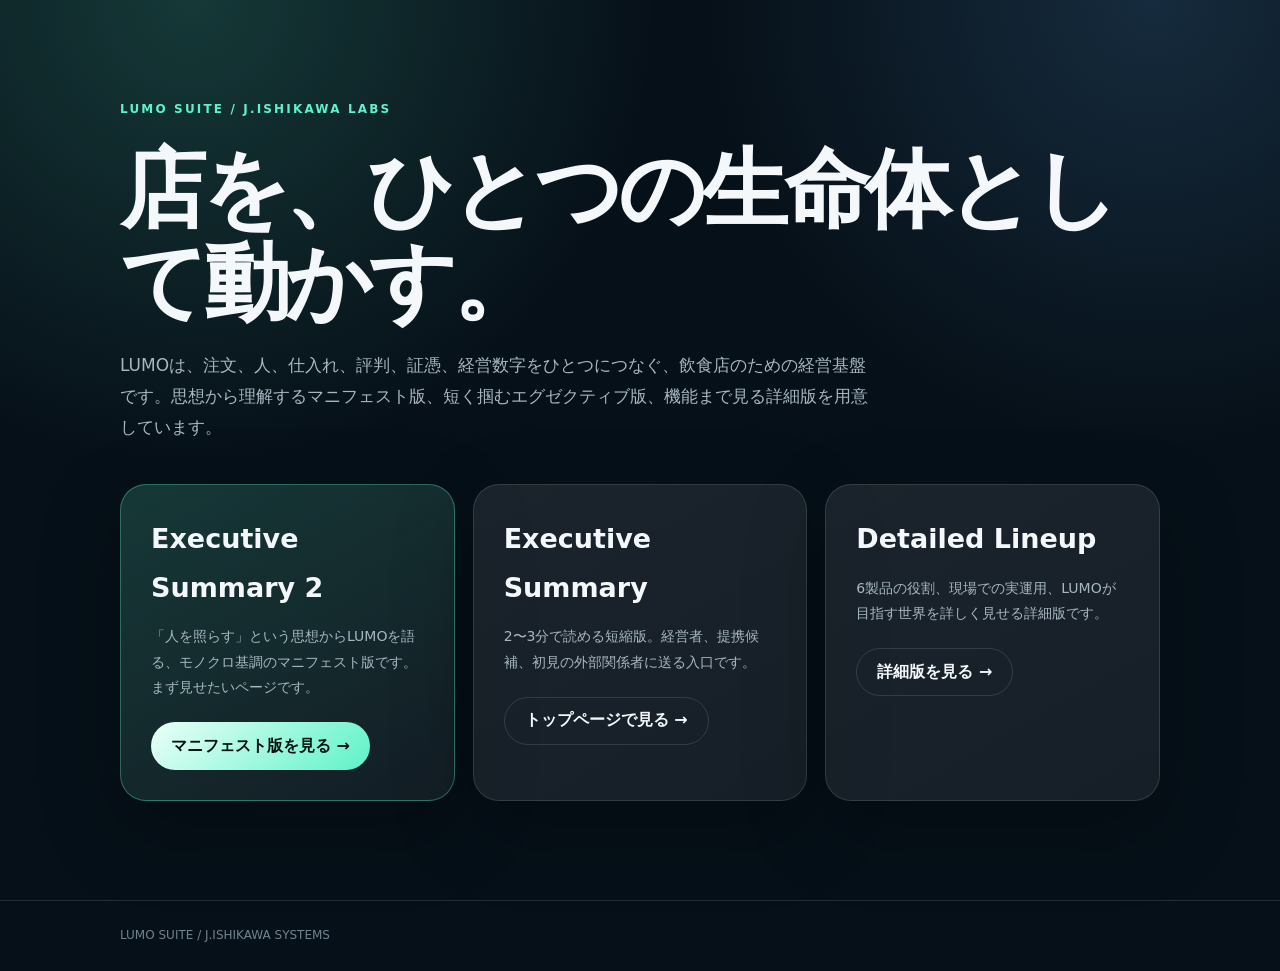
<file: lumo/index.html>
<!doctype html>
<html lang="ja">
<head>
<meta charset="utf-8"><meta name="viewport" content="width=device-width,initial-scale=1">
<title>LUMO｜J.Ishikawa Labs</title>
<meta name="description" content="LUMOのマニフェスト、エグゼクティブサマリ、詳細版への入口。">
<style>
:root{--bg:#061018;--panel:rgba(255,255,255,.065);--line:rgba(255,255,255,.12);--txt:#f4f8fb;--mut:#a7b7c1;--a:#5ef2c8;--b:#67b7ff}*{box-sizing:border-box}body{margin:0;background:radial-gradient(circle at 15% 0,rgba(94,242,200,.18),transparent 32%),radial-gradient(circle at 90% 0,rgba(103,183,255,.16),transparent 30%),var(--bg);color:var(--txt);font-family:"Hiragino Sans","Yu Gothic",system-ui,sans-serif;line-height:1.8}.wrap{width:min(100% - 36px,1040px);margin:auto}.hero{min-height:100svh;display:grid;align-items:center;padding:64px 0}.eyebrow{color:var(--a);font-size:12px;font-weight:900;letter-spacing:.18em}h1{font-size:clamp(46px,8vw,86px);line-height:1.08;letter-spacing:-.05em;margin:22px 0}p{color:var(--mut);font-size:17px;max-width:760px}.cards{display:grid;grid-template-columns:repeat(3,1fr);gap:18px;margin-top:42px}.card{border:1px solid var(--line);background:linear-gradient(150deg,rgba(255,255,255,.085),var(--panel));border-radius:26px;padding:30px;box-shadow:0 28px 80px rgba(0,0,0,.25)}.card.feature{background:linear-gradient(150deg,rgba(94,242,200,.18),rgba(255,255,255,.055));border-color:rgba(94,242,200,.35)}.card h2{margin:0 0 12px;font-size:27px}.card p{font-size:14px;margin:0 0 22px}.btn{display:inline-flex;align-items:center;min-height:48px;padding:0 20px;border-radius:999px;background:linear-gradient(135deg,#eafff8,var(--a));color:#03120d;text-decoration:none;font-weight:900}.sub{background:transparent;color:var(--txt);border:1px solid var(--line)}footer{border-top:1px solid var(--line);padding:24px 0;color:#71838e;font-size:12px}@media(max-width:920px){.cards{grid-template-columns:1fr}.hero{padding:44px 0}h1{font-size:44px}}
</style>
</head>
<body>
<main class="hero"><div class="wrap">
<div class="eyebrow">LUMO SUITE / J.ISHIKAWA LABS</div>
<h1>店を、ひとつの生命体として動かす。</h1>
<p>LUMOは、注文、人、仕入れ、評判、証憑、経営数字をひとつにつなぐ、飲食店のための経営基盤です。思想から理解するマニフェスト版、短く掴むエグゼクティブ版、機能まで見る詳細版を用意しています。</p>
<div class="cards">
<section class="card feature"><h2>Executive Summary 2</h2><p>「人を照らす」という思想からLUMOを語る、モノクロ基調のマニフェスト版です。まず見せたいページです。</p><a class="btn" href="/lumo/executive-2/">マニフェスト版を見る →</a></section>
<section class="card"><h2>Executive Summary</h2><p>2〜3分で読める短縮版。経営者、提携候補、初見の外部関係者に送る入口です。</p><a class="btn sub" href="/">トップページで見る →</a></section>
<section class="card"><h2>Detailed Lineup</h2><p>6製品の役割、現場での実運用、LUMOが目指す世界を詳しく見せる詳細版です。</p><a class="btn sub" href="/lumo/lineup/">詳細版を見る →</a></section>
</div>
</div></main>
<footer><div class="wrap">LUMO SUITE / J.ISHIKAWA SYSTEMS</div></footer>
</body>
</html>
</file>
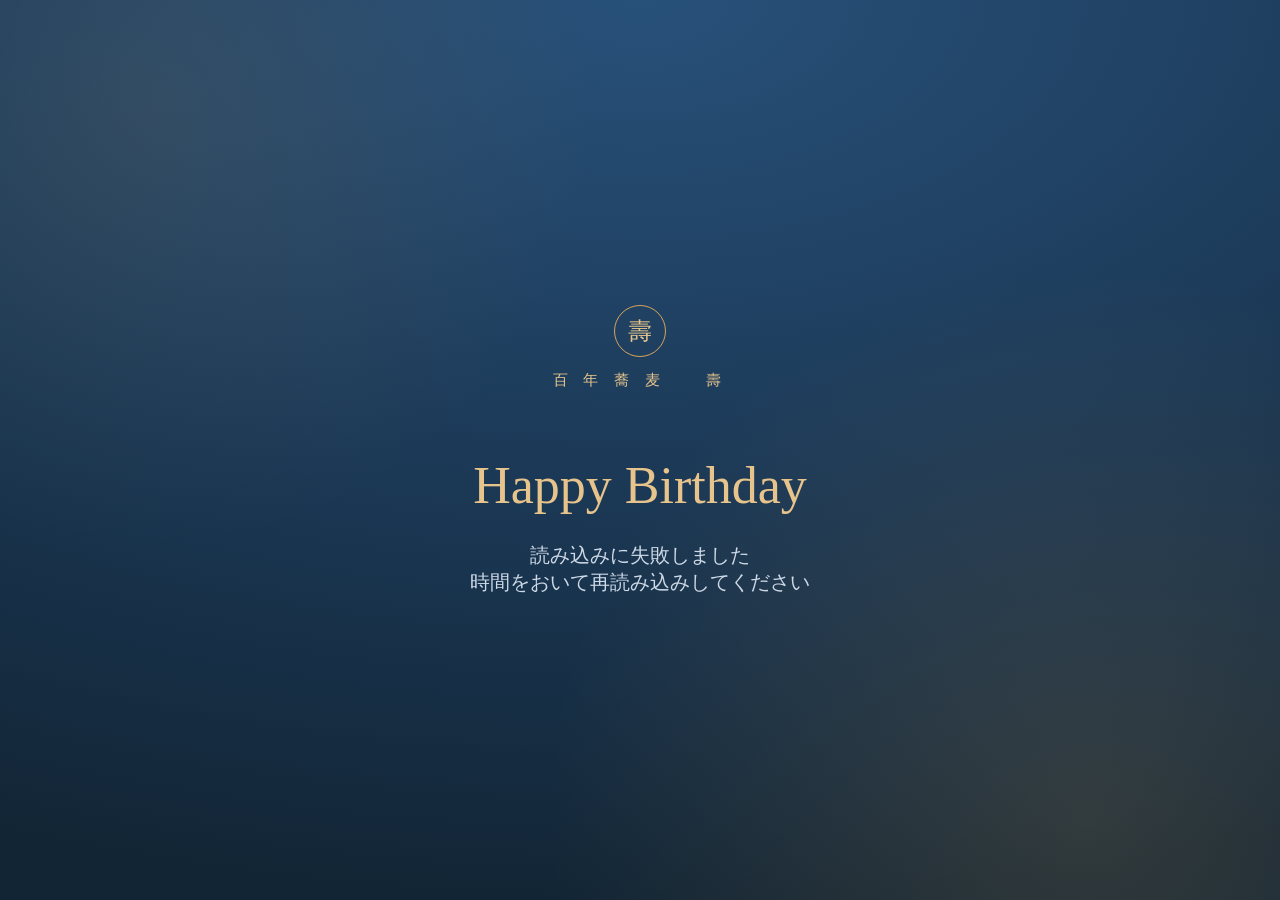
<file: kotobuki/birthday/index.html>
<!doctype html>
<html lang="ja">
<head>
<meta charset="utf-8">
<meta name="viewport" content="width=device-width, initial-scale=1, viewport-fit=cover">
<title>本日のお誕生日 — 百年蕎麦 壽</title>
<style>
  *{margin:0;padding:0;box-sizing:border-box}
  html,body{height:100%}
  body{
    font-family:"Hiragino Mincho ProN","Yu Mincho",serif;
    background:radial-gradient(130% 100% at 50% 0%,#28517a 0%,#1b3855 55%,#122535 100%);
    color:#f4ecda;display:flex;align-items:center;justify-content:center;
    min-height:100vh;padding:8vh 8vw;text-align:center;position:relative;overflow:hidden;
  }
  body::before{content:"";position:absolute;inset:0;
    background:radial-gradient(circle at 85% 90%,rgba(214,164,90,.16) 0%,transparent 40%),
    radial-gradient(circle at 12% 12%,rgba(214,164,90,.10) 0%,transparent 32%)}
  .wrap{position:relative;z-index:1;width:100%;max-width:620px}
  .seal{width:52px;height:52px;border:1.5px solid #d6a45a;border-radius:50%;color:#e6c48c;
    display:flex;align-items:center;justify-content:center;font-size:24px;margin:0 auto 14px}
  .brand{letter-spacing:.4em;color:#e6c48c;font-size:15px;margin-bottom:26px}
  .date{color:#cdd9e6;font-size:17px;letter-spacing:.08em}
  .weather{color:#a9c4dd;font-size:14px;margin-top:6px;min-height:1em}
  .en{font-family:"Snell Roundhand","Brush Script MT",cursive;color:#e6c48c;
    font-size:52px;line-height:1;margin:30px 0 22px}
  .lead{font-size:15px;color:#e9dcc0;margin-bottom:16px;letter-spacing:.04em}
  .n{font-size:22px;margin:6px 0;letter-spacing:.03em}
  .n .pref{color:#f0d69b}
  .n b{color:#f0d69b;font-size:1.15em;margin:0 2px}
  .total{margin-top:22px;font-size:16px;color:#f4ecda}
  .total b{color:#f0d69b;font-size:1.2em;margin:0 2px}
  .foot{margin-top:26px;font-size:14px;color:#e9dcc0;letter-spacing:.05em}
  .none{font-size:20px;color:#cdd9e6;margin-top:30px}
  .loading{color:#a9c4dd;font-size:15px;margin-top:30px}
</style>
</head>
<body>
<div class="wrap" id="wrap">
  <div class="seal">壽</div>
  <div class="brand">百 年 蕎 麦 　 壽</div>
  <div class="date" id="date"></div>
  <div class="weather" id="weather"></div>
  <div class="en">Happy Birthday</div>
  <div id="body"><div class="loading">読み込み中…</div></div>
</div>
<script>
  const API = 'https://vxdkrdxzlvygmhxoftzq.supabase.co/functions/v1/birthday-social';
  const $ = (id) => document.getElementById(id);
  fetch(API)
    .then((r) => r.json())
    .then((d) => {
      $('date').textContent = `本日は ${d.mm}月${d.dd}日`;
      if (d.weather) $('weather').textContent = `${d.weather.emoji} 京都は${d.weather.desc}・最高${d.weather.tmax}℃`;
      if (!d.total) {
        $('body').innerHTML = '<div class="none">本日はお誕生日の方が<br>いらっしゃいません</div>';
        return;
      }
      const rows = d.counts.map(([p, n]) =>
        `<div class="n"><span class="pref">${p}</span> から <b>${n}</b> 名</div>`).join('');
      $('body').innerHTML =
        `<div class="lead">本日お誕生日を迎えられるのは…</div>${rows}` +
        `<div class="total">あわせて <b>${d.total}</b> 名さま、おめでとうございます！</div>` +
        `<div class="foot">素敵な一年になりますように 🍶</div>`;
    })
    .catch(() => {
      $('body').innerHTML = '<div class="none">読み込みに失敗しました<br>時間をおいて再読み込みしてください</div>';
    });
</script>
</body>
</html>
</file>
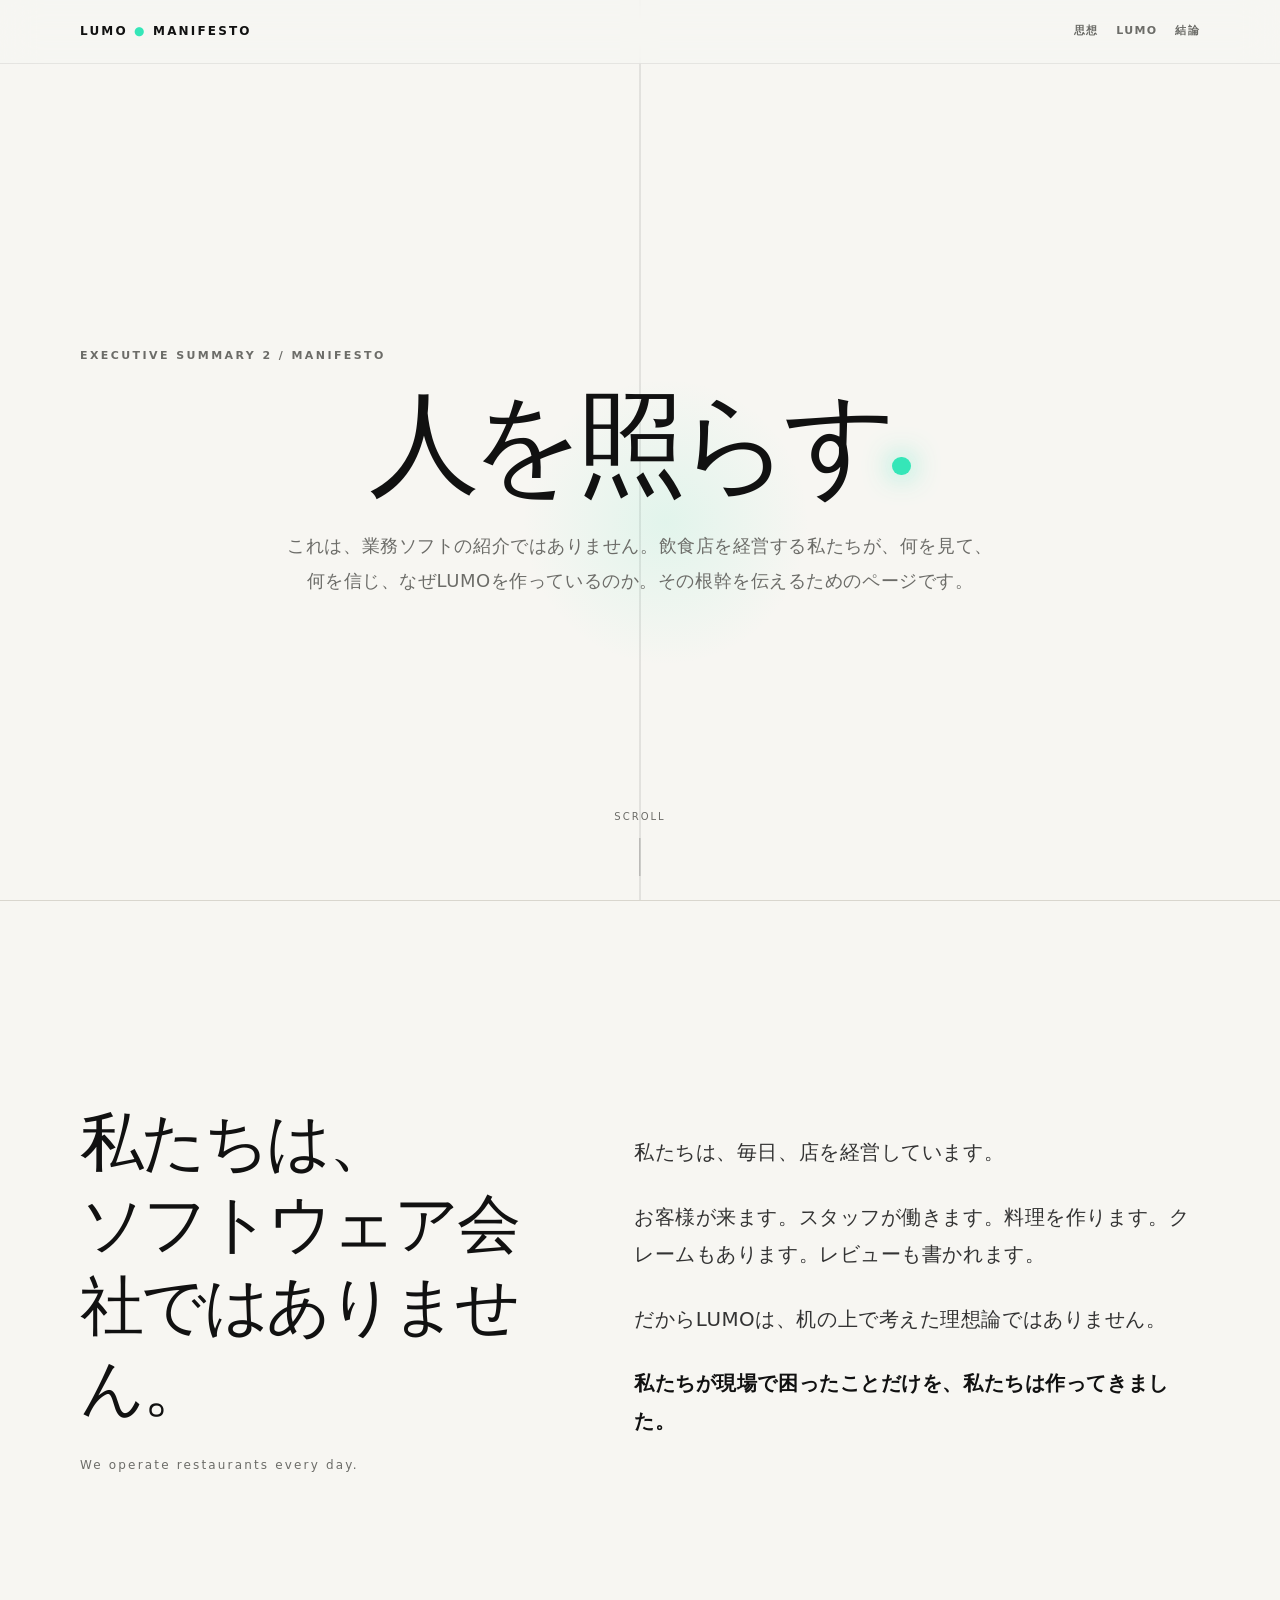
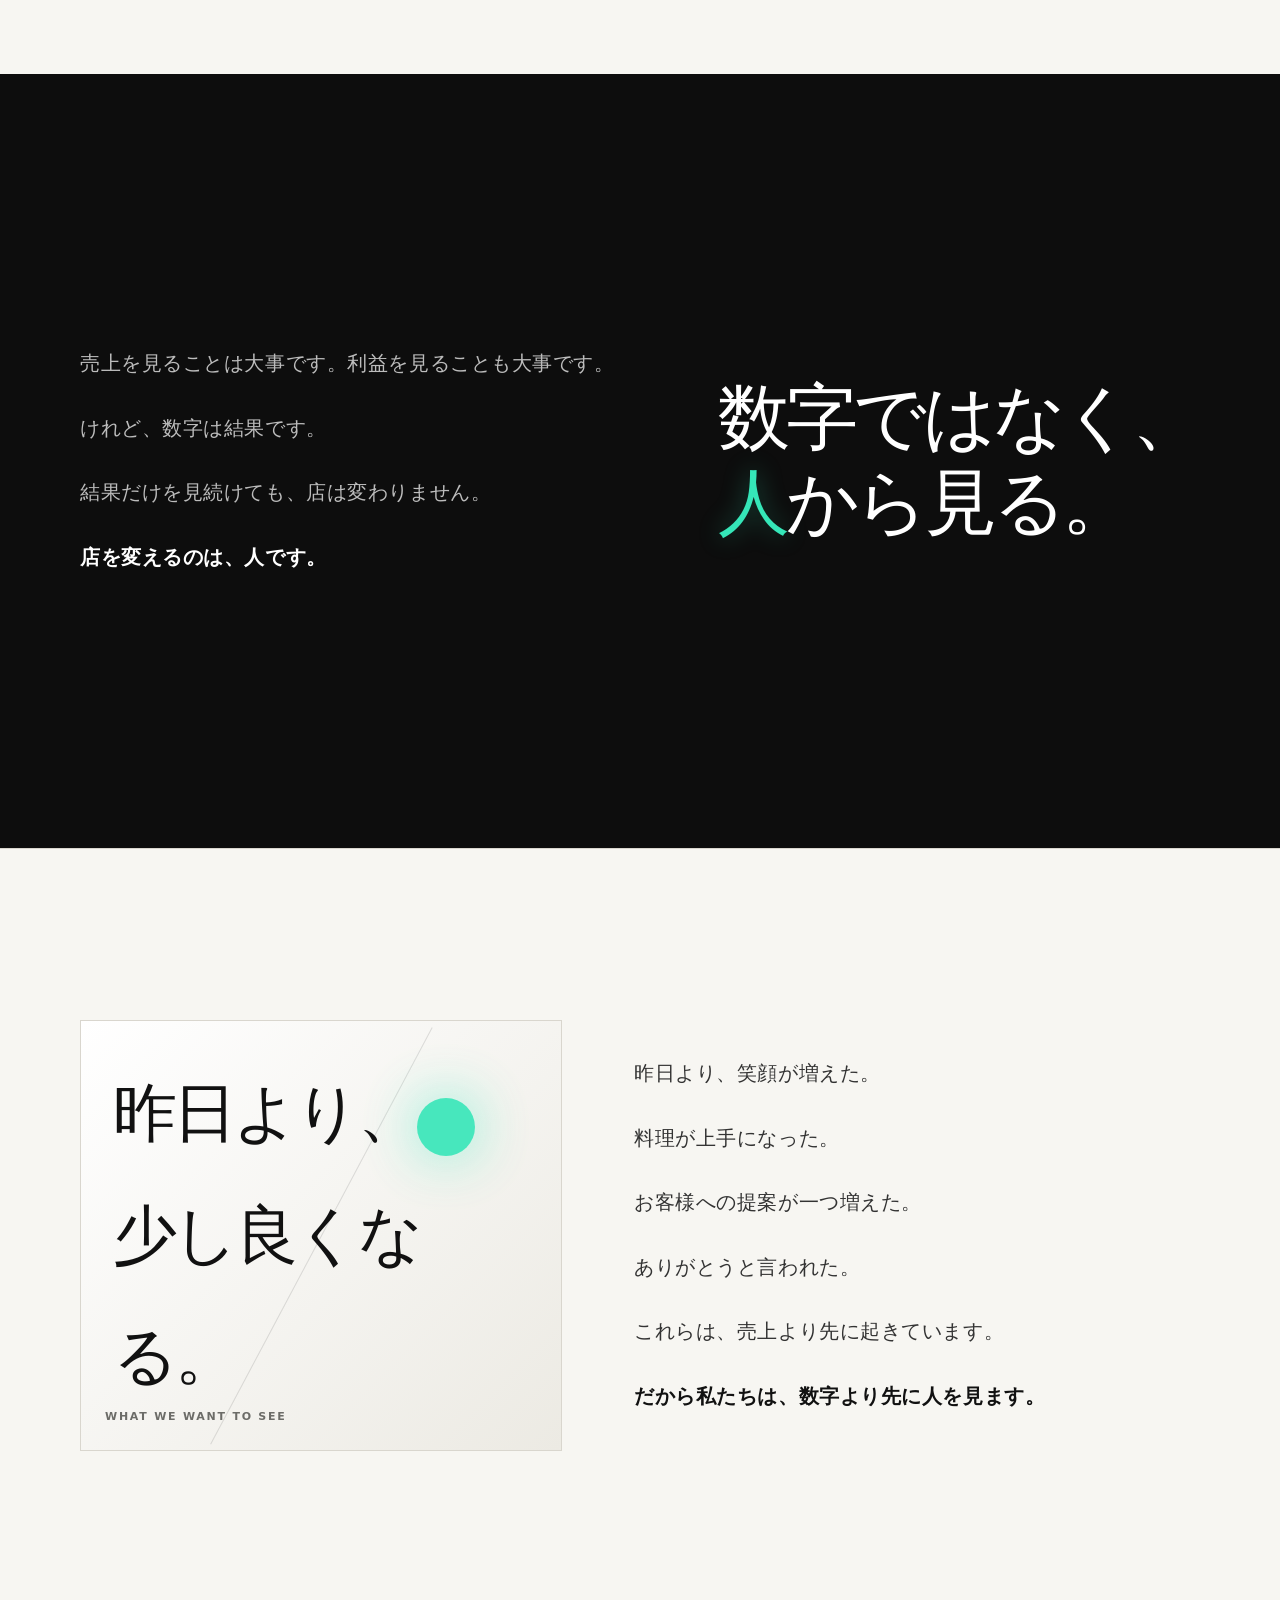
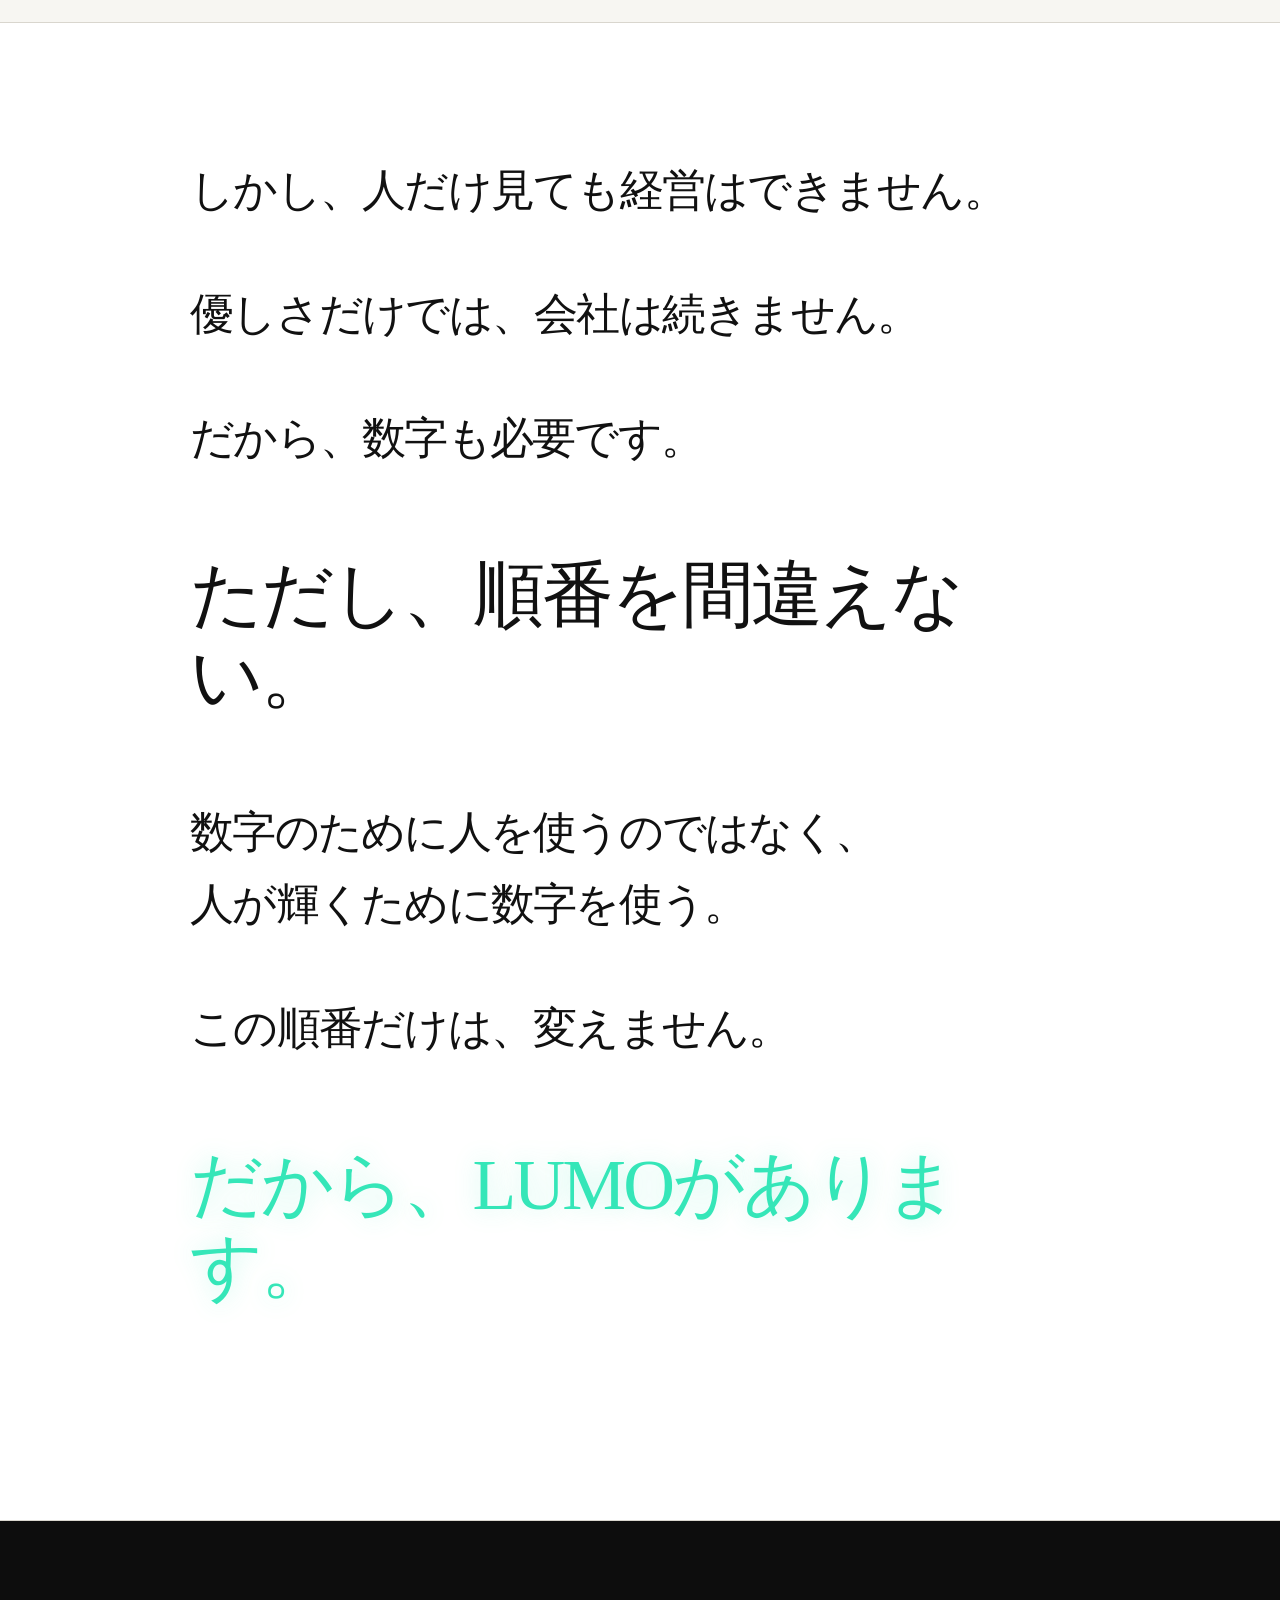
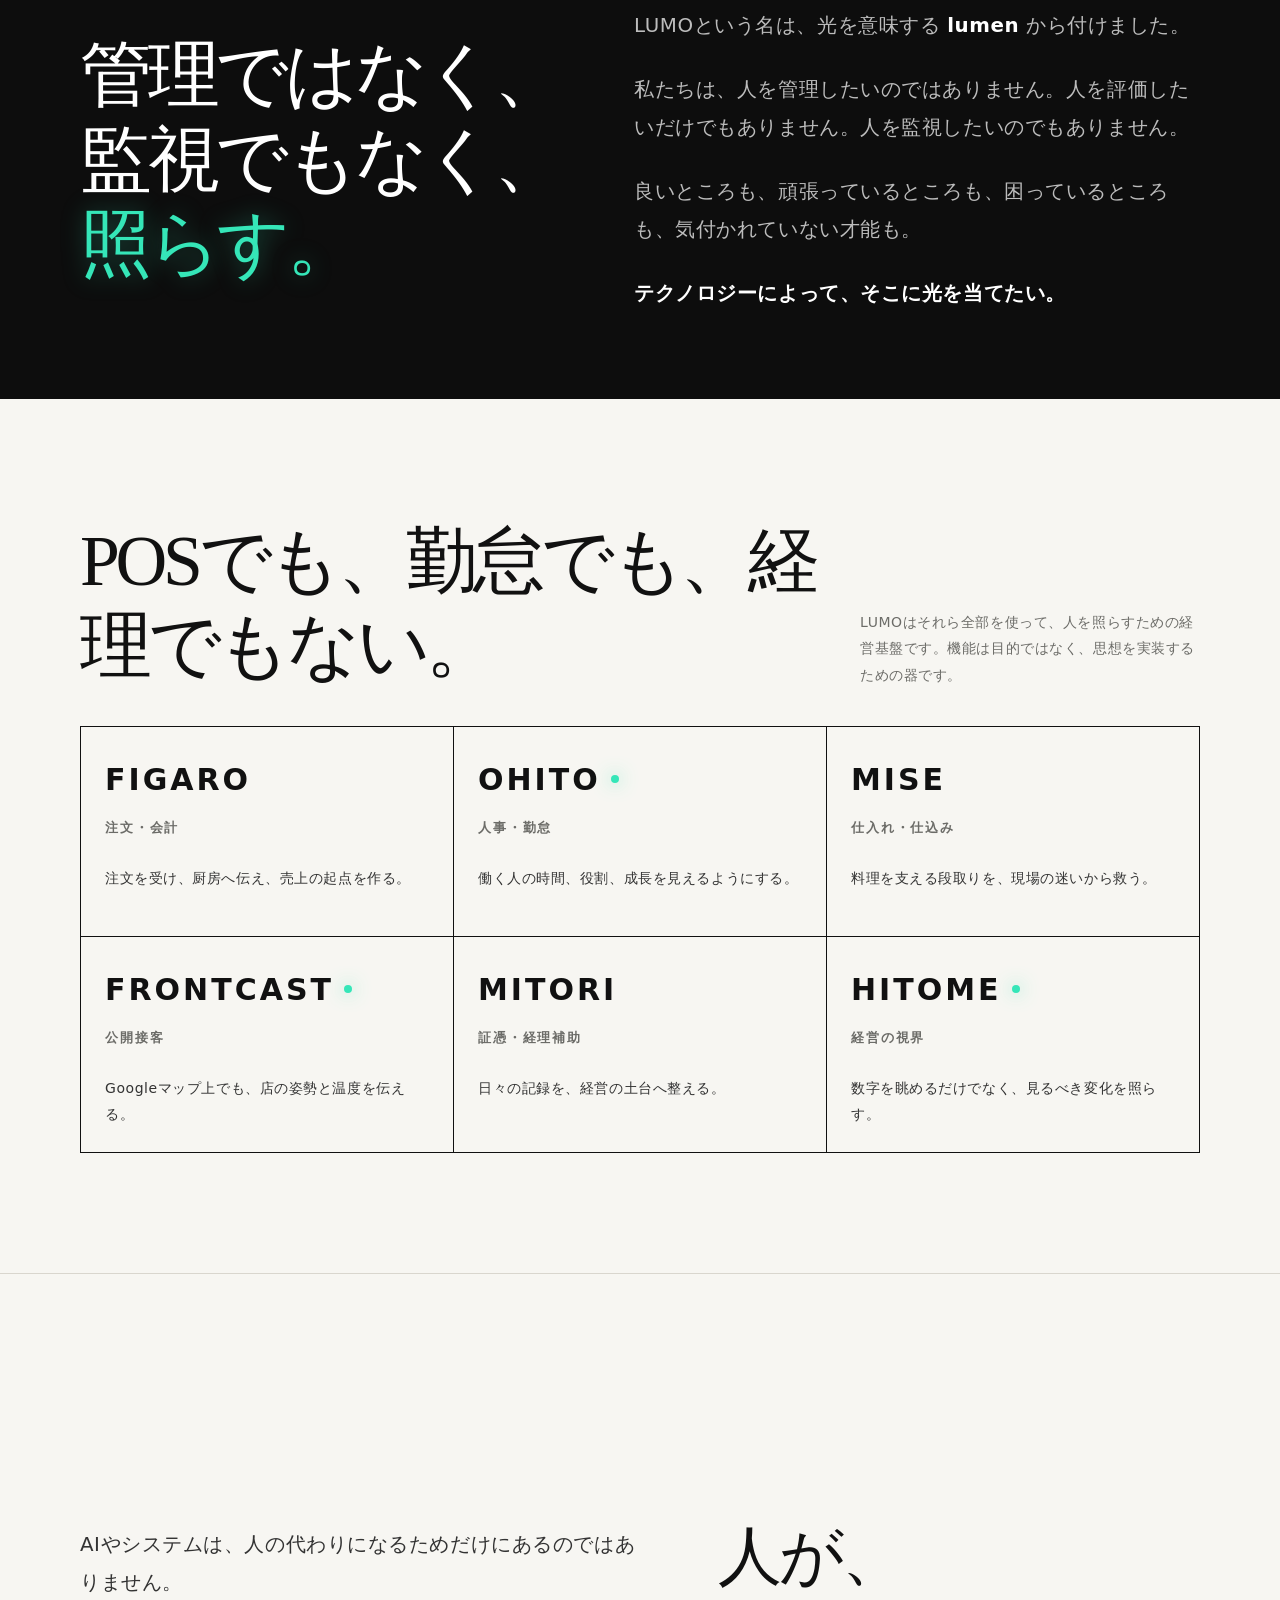
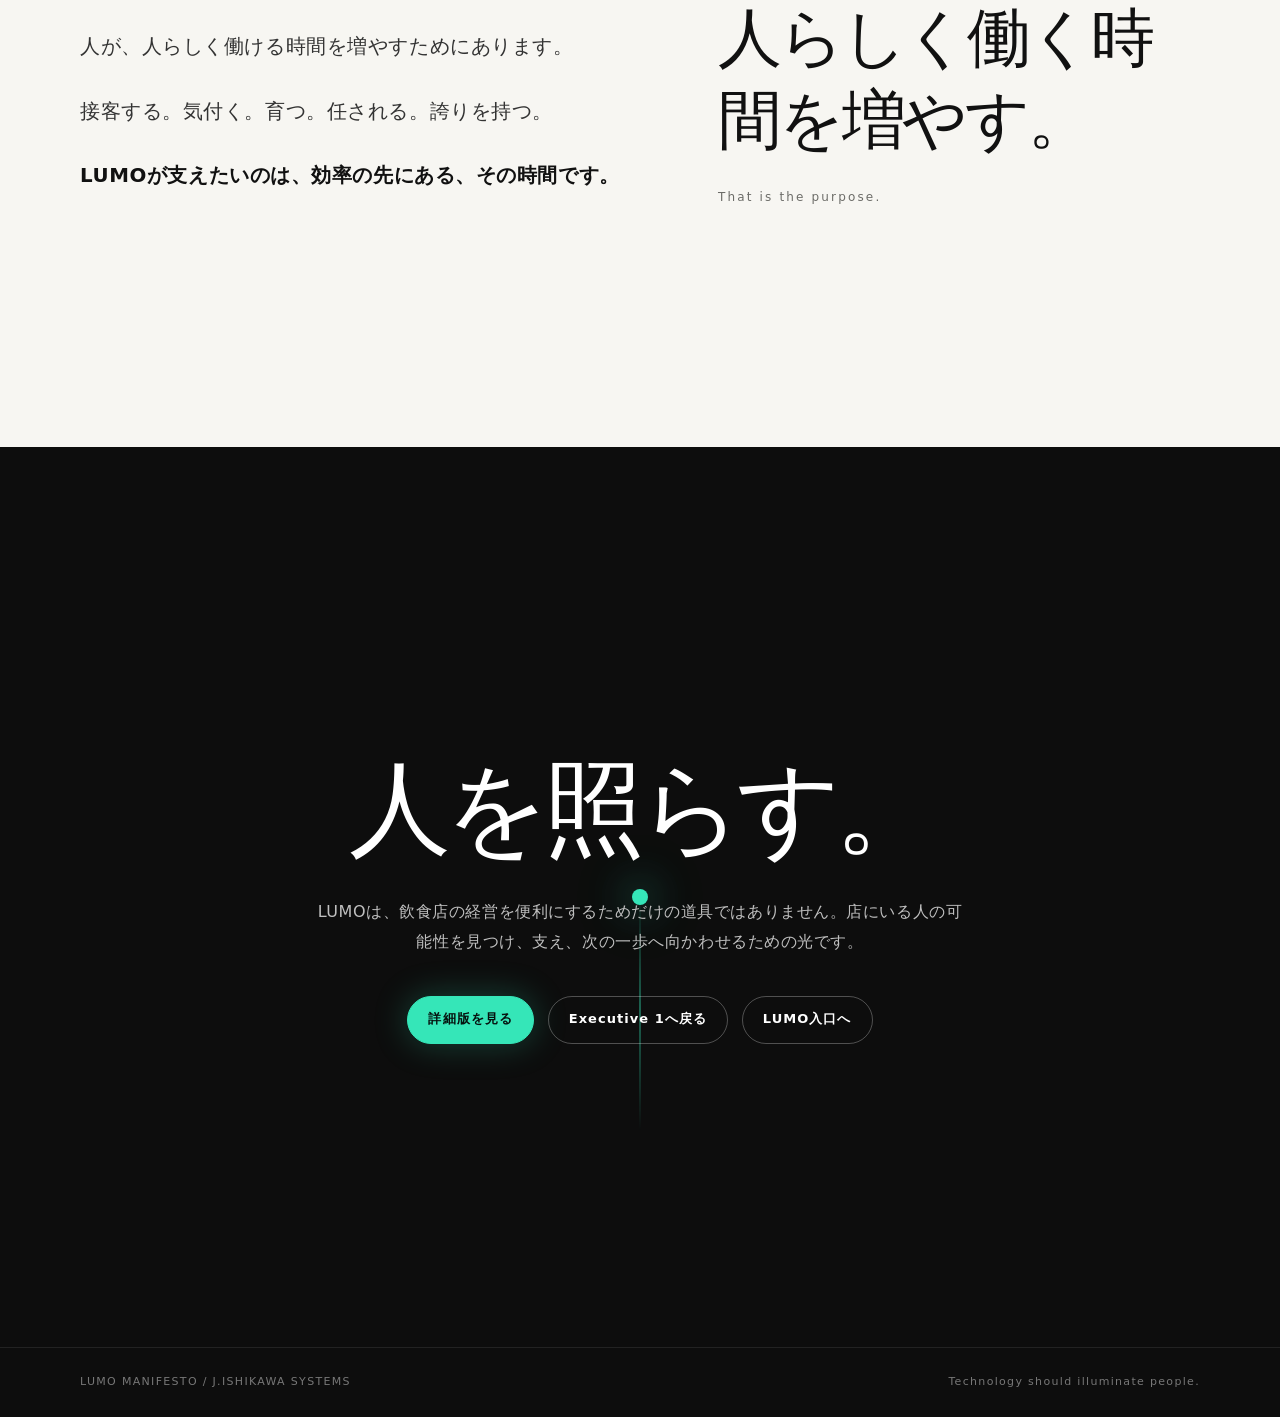
<file: lumo/executive-2/index.html>
<!doctype html>
<html lang="ja">
<head>
  <meta charset="utf-8" />
  <meta name="viewport" content="width=device-width, initial-scale=1" />
  <meta name="description" content="LUMO Executive Summary 2。人を照らすという思想から、飲食店の経営基盤LUMOを語るマニフェスト。" />
  <title>LUMO｜Executive Summary 2 - 人を照らす。</title>
  <style>
    :root{
      --paper:#f7f6f2;
      --ink:#111;
      --soft:#6c6c68;
      --line:#d9d6ce;
      --dark:#0d0d0d;
      --white:#fff;
      --light:#35e6b8;
      --light2:#8fffe0;
      --max:1120px;
      --serif:"Yu Mincho","Hiragino Mincho ProN","Noto Serif JP",serif;
      --sans:"Hiragino Sans","Yu Gothic","YuGothic","Noto Sans JP",system-ui,sans-serif;
    }
    *{box-sizing:border-box}
    html{scroll-behavior:smooth;background:var(--paper)}
    body{margin:0;background:var(--paper);color:var(--ink);font-family:var(--sans);line-height:1.9;letter-spacing:.035em;overflow-x:hidden}
    a{color:inherit;text-decoration:none}
    .wrap{width:min(calc(100% - 42px),var(--max));margin-inline:auto}
    .nav{position:fixed;inset:0 0 auto 0;height:64px;z-index:50;display:flex;align-items:center;background:rgba(247,246,242,.78);backdrop-filter:blur(18px);border-bottom:1px solid rgba(17,17,17,.08)}
    .nav .wrap{display:flex;align-items:center;justify-content:space-between;gap:20px}
    .brand{font-size:12px;font-weight:800;letter-spacing:.18em}.brand span{color:var(--light)}
    .navlinks{display:flex;gap:18px;font-size:11px;color:var(--soft);font-weight:800;letter-spacing:.12em}.navlinks a:hover{color:var(--ink)}

    .hero{min-height:100svh;display:grid;place-items:center;padding:96px 0 52px;position:relative;isolation:isolate}
    .hero::before{content:"";position:absolute;inset:0;background:radial-gradient(circle at 52% 58%,rgba(53,230,184,.11),transparent 17%),linear-gradient(90deg,transparent 0 49.96%,rgba(17,17,17,.09) 49.96% 50.04%,transparent 50.04%);z-index:-1}
    .kicker{font-size:11px;font-weight:900;letter-spacing:.22em;color:var(--soft);text-transform:uppercase}
    .hero h1{font-family:var(--serif);font-size:clamp(54px,8.7vw,128px);font-weight:500;line-height:1.08;letter-spacing:-.08em;margin:18px 0 24px;text-align:center}.hero h1 .light{color:var(--ink);text-shadow:0 0 0 transparent}.hero h1 .dot{display:inline-block;width:.17em;height:.17em;border-radius:50%;background:var(--light);box-shadow:0 0 28px rgba(53,230,184,.78);vertical-align:.06em;margin-left:.03em}
    .hero p{max-width:720px;margin:0 auto;color:var(--soft);font-size:clamp(15px,1.5vw,18px);text-align:center}.scroll{position:absolute;bottom:24px;left:50%;transform:translateX(-50%);font-size:10px;color:var(--soft);letter-spacing:.2em}.scroll:after{content:"";display:block;width:1px;height:38px;background:var(--ink);opacity:.28;margin:12px auto 0}

    .chapter{min-height:86svh;display:grid;align-items:center;padding:110px 0;border-top:1px solid var(--line)}
    .chapter.dark{background:var(--dark);color:var(--white);border-top:0}.chapter.dark .small,.chapter.dark p,.chapter.dark .note{color:#bcbcbc}.chapter.dark .line{background:#444}.chapter.tight{min-height:auto;padding:86px 0}
    .two{display:grid;grid-template-columns:.92fr 1.08fr;gap:72px;align-items:center}.two.rev{grid-template-columns:1.08fr .92fr}
    .small{display:block;color:var(--soft);font-size:11px;font-weight:900;letter-spacing:.2em;text-transform:uppercase;margin-bottom:22px}
    h2{font-family:var(--serif);font-size:clamp(40px,5.6vw,82px);font-weight:500;line-height:1.18;letter-spacing:-.06em;margin:0}.text p{font-size:clamp(16px,1.55vw,20px);margin:0 0 1.35em;color:#333}.text p:last-child{margin-bottom:0}.text strong{font-weight:800;color:var(--ink)}.chapter.dark .text strong{color:#fff}.accent{color:var(--light);text-shadow:0 0 24px rgba(53,230,184,.36)}
    .quote{font-family:var(--serif);font-size:clamp(34px,5vw,72px);line-height:1.28;letter-spacing:-.05em}.quote small{display:block;font-family:var(--sans);font-size:12px;color:var(--soft);letter-spacing:.18em;margin-top:28px}.mono-card{min-height:420px;border:1px solid var(--line);background:linear-gradient(135deg,#fff, #eceae3);display:grid;place-items:center;padding:32px;position:relative;overflow:hidden}.mono-card::before{content:"";position:absolute;width:1px;height:110%;background:rgba(17,17,17,.12);transform:rotate(28deg)}.mono-card::after{content:"";position:absolute;right:18%;top:18%;width:58px;height:58px;border-radius:50%;background:var(--light);box-shadow:0 0 58px rgba(53,230,184,.65);opacity:.9}.mono-card b{font-family:var(--serif);font-size:clamp(38px,5vw,68px);font-weight:500;letter-spacing:-.06em;z-index:1}.mono-card span{position:absolute;bottom:22px;left:24px;font-size:11px;color:var(--soft);letter-spacing:.16em;font-weight:900}

    .manifesto{padding:132px 0;background:#fff;border-top:1px solid var(--line);border-bottom:1px solid var(--line)}
    .manifesto-inner{width:min(100%,900px);margin:auto}.manifesto p{font-family:var(--serif);font-size:clamp(25px,3.4vw,48px);line-height:1.65;letter-spacing:-.04em;margin:0 0 1.2em}.manifesto p.short{font-size:clamp(34px,5.6vw,88px);line-height:1.15;margin:1.1em 0}.manifesto .lightword{color:var(--light);text-shadow:0 0 24px rgba(53,230,184,.28)}

    .systems{padding:120px 0}.systems-head{display:flex;justify-content:space-between;gap:40px;align-items:end;margin-bottom:38px}.systems-head h2{max-width:760px}.systems-head p{max-width:340px;color:var(--soft);font-size:14px;margin:0}.grid{display:grid;grid-template-columns:repeat(3,1fr);border-top:1px solid var(--ink);border-left:1px solid var(--ink)}.sys{min-height:210px;padding:24px;border-right:1px solid var(--ink);border-bottom:1px solid var(--ink);background:transparent;transition:.25s ease}.sys:hover{background:#fff}.sys b{display:block;font-size:30px;letter-spacing:.1em;margin-bottom:4px}.sys small{color:var(--soft);font-weight:900;letter-spacing:.14em}.sys p{color:#333;font-size:14px;margin:22px 0 0}.sys:nth-child(2n) b::after{content:"";display:inline-block;width:8px;height:8px;border-radius:50%;background:var(--light);box-shadow:0 0 18px rgba(53,230,184,.75);margin-left:10px;vertical-align:.25em}

    .closing{min-height:100svh;background:var(--dark);color:#fff;display:grid;place-items:center;text-align:center;padding:100px 0;position:relative;overflow:hidden}.closing::before{content:"";position:absolute;inset:auto auto 24% 50%;transform:translateX(-50%);width:1px;height:240px;background:linear-gradient(transparent,rgba(53,230,184,.8),transparent);filter:blur(.2px)}.closing::after{content:"";position:absolute;left:50%;top:50%;width:16px;height:16px;border-radius:50%;background:var(--light);box-shadow:0 0 42px rgba(53,230,184,.95),0 0 100px rgba(53,230,184,.45);transform:translate(-50%,-50%)}.closing h2{font-size:clamp(52px,8vw,116px);position:relative;z-index:1}.closing p{color:#bfbfbf;max-width:660px;margin:26px auto 0;position:relative;z-index:1}.actions{display:flex;gap:14px;justify-content:center;flex-wrap:wrap;margin-top:38px;position:relative;z-index:2}.btn{min-height:48px;padding:0 20px;border-radius:999px;border:1px solid rgba(255,255,255,.28);display:inline-flex;align-items:center;justify-content:center;font-size:13px;font-weight:900;letter-spacing:.08em}.btn.primary{background:var(--light);border-color:var(--light);color:#06120f;box-shadow:0 0 34px rgba(53,230,184,.25)}
    footer{padding:24px 0;background:var(--dark);border-top:1px solid #222;color:#777;font-size:11px;letter-spacing:.12em}.foot{display:flex;justify-content:space-between;gap:20px}

    .reveal{opacity:0;transform:translateY(28px);animation:rise .85s ease forwards}.d1{animation-delay:.15s}.d2{animation-delay:.32s}@keyframes rise{to{opacity:1;transform:none}}
    @media(max-width:900px){.two,.two.rev{grid-template-columns:1fr;gap:42px}.systems-head{display:block}.systems-head p{margin-top:20px}.grid{grid-template-columns:1fr 1fr}.navlinks{display:none}}
    @media(max-width:620px){.wrap{width:min(calc(100% - 28px),var(--max))}.hero h1{font-size:50px}.chapter{min-height:auto;padding:86px 0}.grid{grid-template-columns:1fr}.manifesto{padding:90px 0}.mono-card{min-height:310px}.foot{display:block}.foot span{display:block;margin-top:8px}}
    @media(prefers-reduced-motion:reduce){*{scroll-behavior:auto!important;animation:none!important;transition:none!important}.reveal{opacity:1;transform:none}}
  </style>
</head>
<body id="top">
  <nav class="nav" aria-label="サイト内ナビゲーション">
    <div class="wrap">
      <a class="brand" href="/lumo/">LUMO <span>●</span> MANIFESTO</a>
      <div class="navlinks"><a href="#idea">思想</a><a href="#systems">LUMO</a><a href="#closing">結論</a></div>
    </div>
  </nav>

  <header class="hero">
    <div class="wrap reveal">
      <div class="kicker">Executive Summary 2 / Manifesto</div>
      <h1>人を照らす<span class="dot" aria-hidden="true"></span></h1>
      <p>これは、業務ソフトの紹介ではありません。飲食店を経営する私たちが、何を見て、何を信じ、なぜLUMOを作っているのか。その根幹を伝えるためのページです。</p>
    </div>
    <div class="scroll">SCROLL</div>
  </header>

  <main>
    <section class="chapter" id="idea">
      <div class="wrap two">
        <div class="quote reveal">私たちは、<br>ソフトウェア会社ではありません。<small>We operate restaurants every day.</small></div>
        <div class="text reveal d1">
          <p>私たちは、毎日、店を経営しています。</p>
          <p>お客様が来ます。スタッフが働きます。料理を作ります。クレームもあります。レビューも書かれます。</p>
          <p>だからLUMOは、机の上で考えた理想論ではありません。</p>
          <p><strong>私たちが現場で困ったことだけを、私たちは作ってきました。</strong></p>
        </div>
      </div>
    </section>

    <section class="chapter dark">
      <div class="wrap two rev">
        <div class="text reveal">
          <p>売上を見ることは大事です。利益を見ることも大事です。</p>
          <p>けれど、数字は結果です。</p>
          <p>結果だけを見続けても、店は変わりません。</p>
          <p><strong>店を変えるのは、人です。</strong></p>
        </div>
        <h2 class="reveal d1">数字ではなく、<br><span class="accent">人</span>から見る。</h2>
      </div>
    </section>

    <section class="chapter">
      <div class="wrap two">
        <div class="mono-card reveal"><b>昨日より、<br>少し良くなる。</b><span>WHAT WE WANT TO SEE</span></div>
        <div class="text reveal d1">
          <p>昨日より、笑顔が増えた。</p>
          <p>料理が上手になった。</p>
          <p>お客様への提案が一つ増えた。</p>
          <p>ありがとうと言われた。</p>
          <p>これらは、売上より先に起きています。</p>
          <p><strong>だから私たちは、数字より先に人を見ます。</strong></p>
        </div>
      </div>
    </section>

    <section class="manifesto">
      <div class="wrap manifesto-inner reveal">
        <p>しかし、人だけ見ても経営はできません。</p>
        <p>優しさだけでは、会社は続きません。</p>
        <p>だから、数字も必要です。</p>
        <p class="short">ただし、順番を間違えない。</p>
        <p>数字のために人を使うのではなく、<br>人が輝くために数字を使う。</p>
        <p>この順番だけは、変えません。</p>
        <p class="short"><span class="lightword">だから、LUMOがあります。</span></p>
      </div>
    </section>

    <section class="chapter dark tight">
      <div class="wrap two">
        <h2 class="reveal">管理ではなく、<br>監視でもなく、<br><span class="accent">照らす。</span></h2>
        <div class="text reveal d1">
          <p>LUMOという名は、光を意味する <strong>lumen</strong> から付けました。</p>
          <p>私たちは、人を管理したいのではありません。人を評価したいだけでもありません。人を監視したいのでもありません。</p>
          <p>良いところも、頑張っているところも、困っているところも、気付かれていない才能も。</p>
          <p><strong>テクノロジーによって、そこに光を当てたい。</strong></p>
        </div>
      </div>
    </section>

    <section class="systems" id="systems">
      <div class="wrap">
        <div class="systems-head reveal">
          <h2>POSでも、勤怠でも、経理でもない。</h2>
          <p>LUMOはそれら全部を使って、人を照らすための経営基盤です。機能は目的ではなく、思想を実装するための器です。</p>
        </div>
        <div class="grid reveal d1">
          <article class="sys"><b>FIGARO</b><small>注文・会計</small><p>注文を受け、厨房へ伝え、売上の起点を作る。</p></article>
          <article class="sys"><b>OHITO</b><small>人事・勤怠</small><p>働く人の時間、役割、成長を見えるようにする。</p></article>
          <article class="sys"><b>MISE</b><small>仕入れ・仕込み</small><p>料理を支える段取りを、現場の迷いから救う。</p></article>
          <article class="sys"><b>FRONTCAST</b><small>公開接客</small><p>Googleマップ上でも、店の姿勢と温度を伝える。</p></article>
          <article class="sys"><b>MITORI</b><small>証憑・経理補助</small><p>日々の記録を、経営の土台へ整える。</p></article>
          <article class="sys"><b>HITOME</b><small>経営の視界</small><p>数字を眺めるだけでなく、見るべき変化を照らす。</p></article>
        </div>
      </div>
    </section>

    <section class="chapter">
      <div class="wrap two rev">
        <div class="text reveal">
          <p>AIやシステムは、人の代わりになるためだけにあるのではありません。</p>
          <p>人が、人らしく働ける時間を増やすためにあります。</p>
          <p>接客する。気付く。育つ。任される。誇りを持つ。</p>
          <p><strong>LUMOが支えたいのは、効率の先にある、その時間です。</strong></p>
        </div>
        <div class="quote reveal d1">人が、<br>人らしく働く時間を増やす。<small>That is the purpose.</small></div>
      </div>
    </section>

    <section class="closing" id="closing">
      <div class="wrap">
        <h2 class="reveal">人を照らす。</h2>
        <p class="reveal d1">LUMOは、飲食店の経営を便利にするためだけの道具ではありません。店にいる人の可能性を見つけ、支え、次の一歩へ向かわせるための光です。</p>
        <div class="actions reveal d2">
          <a class="btn primary" href="/lumo/lineup/">詳細版を見る</a>
          <a class="btn" href="/">Executive 1へ戻る</a>
          <a class="btn" href="/lumo/">LUMO入口へ</a>
        </div>
      </div>
    </section>
  </main>

  <footer>
    <div class="wrap foot"><span>LUMO MANIFESTO / J.ISHIKAWA SYSTEMS</span><span>Technology should illuminate people.</span></div>
  </footer>
</body>
</html>
</file>
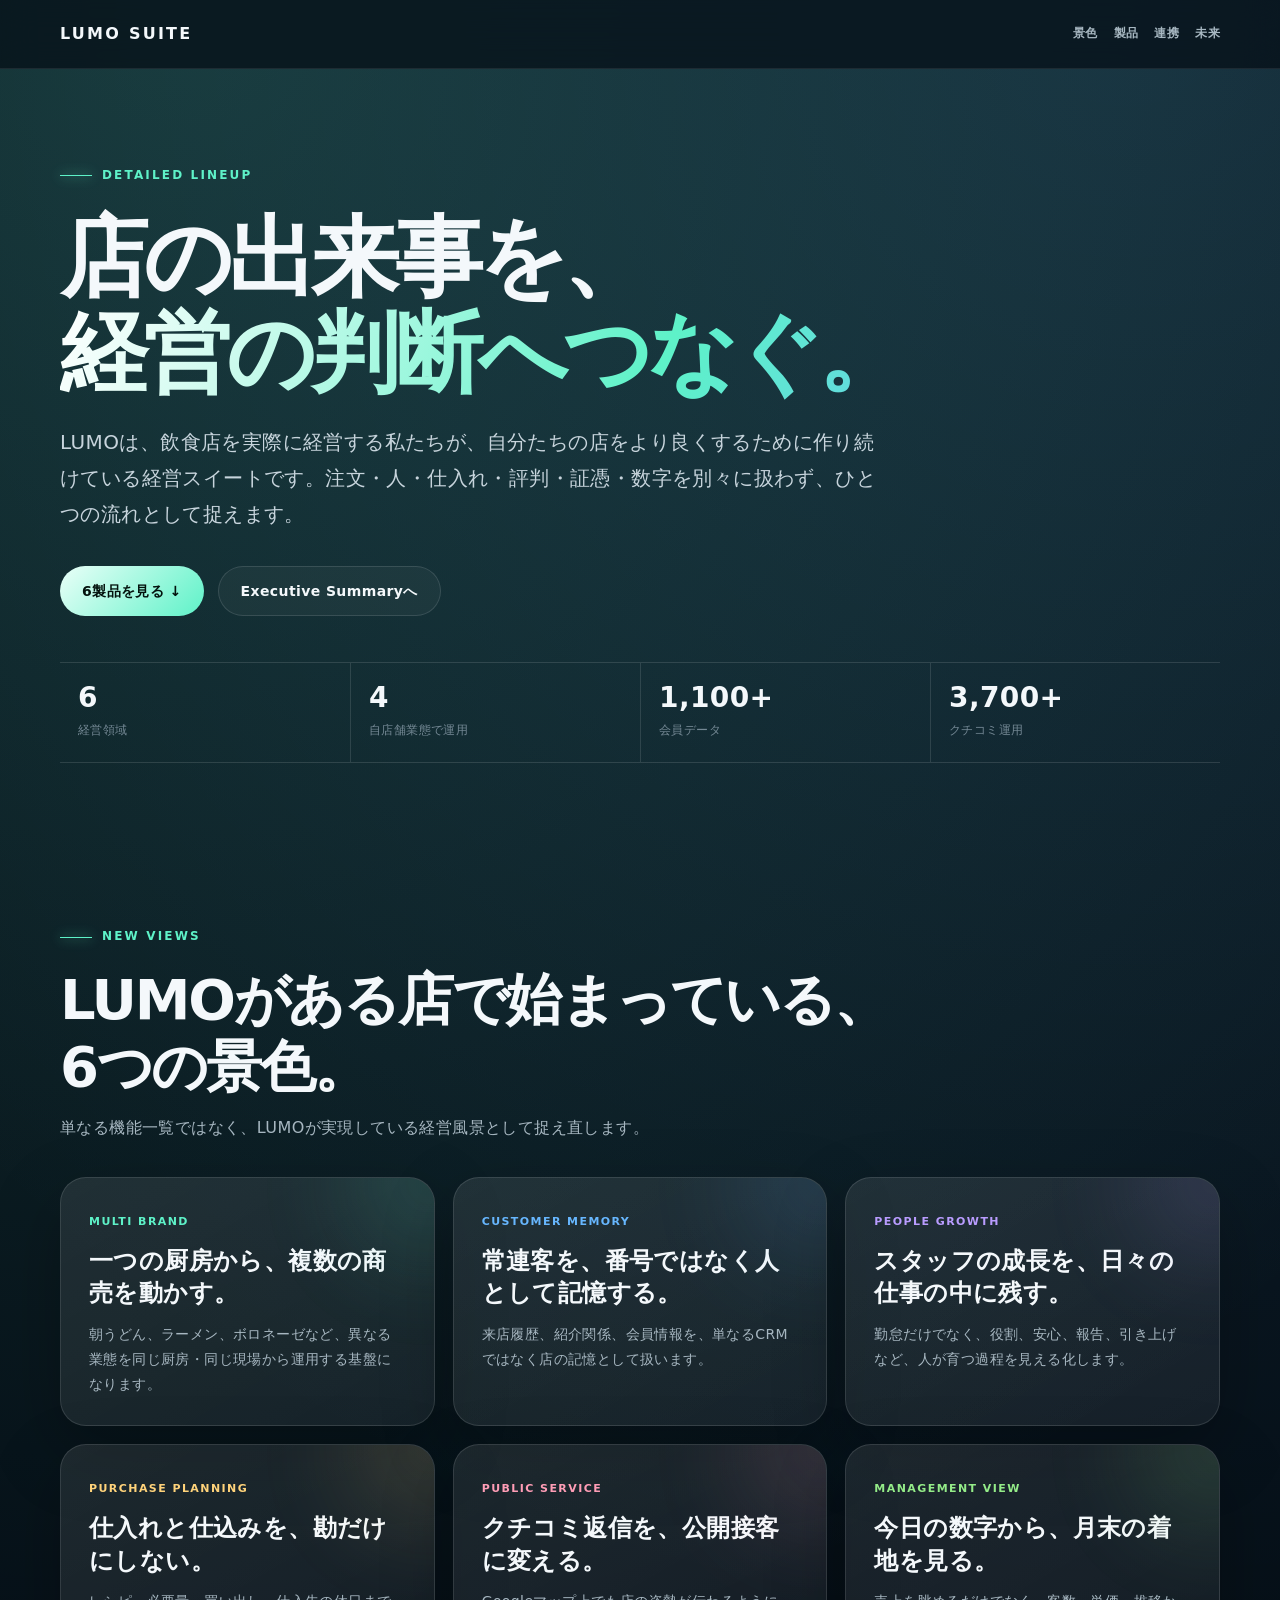
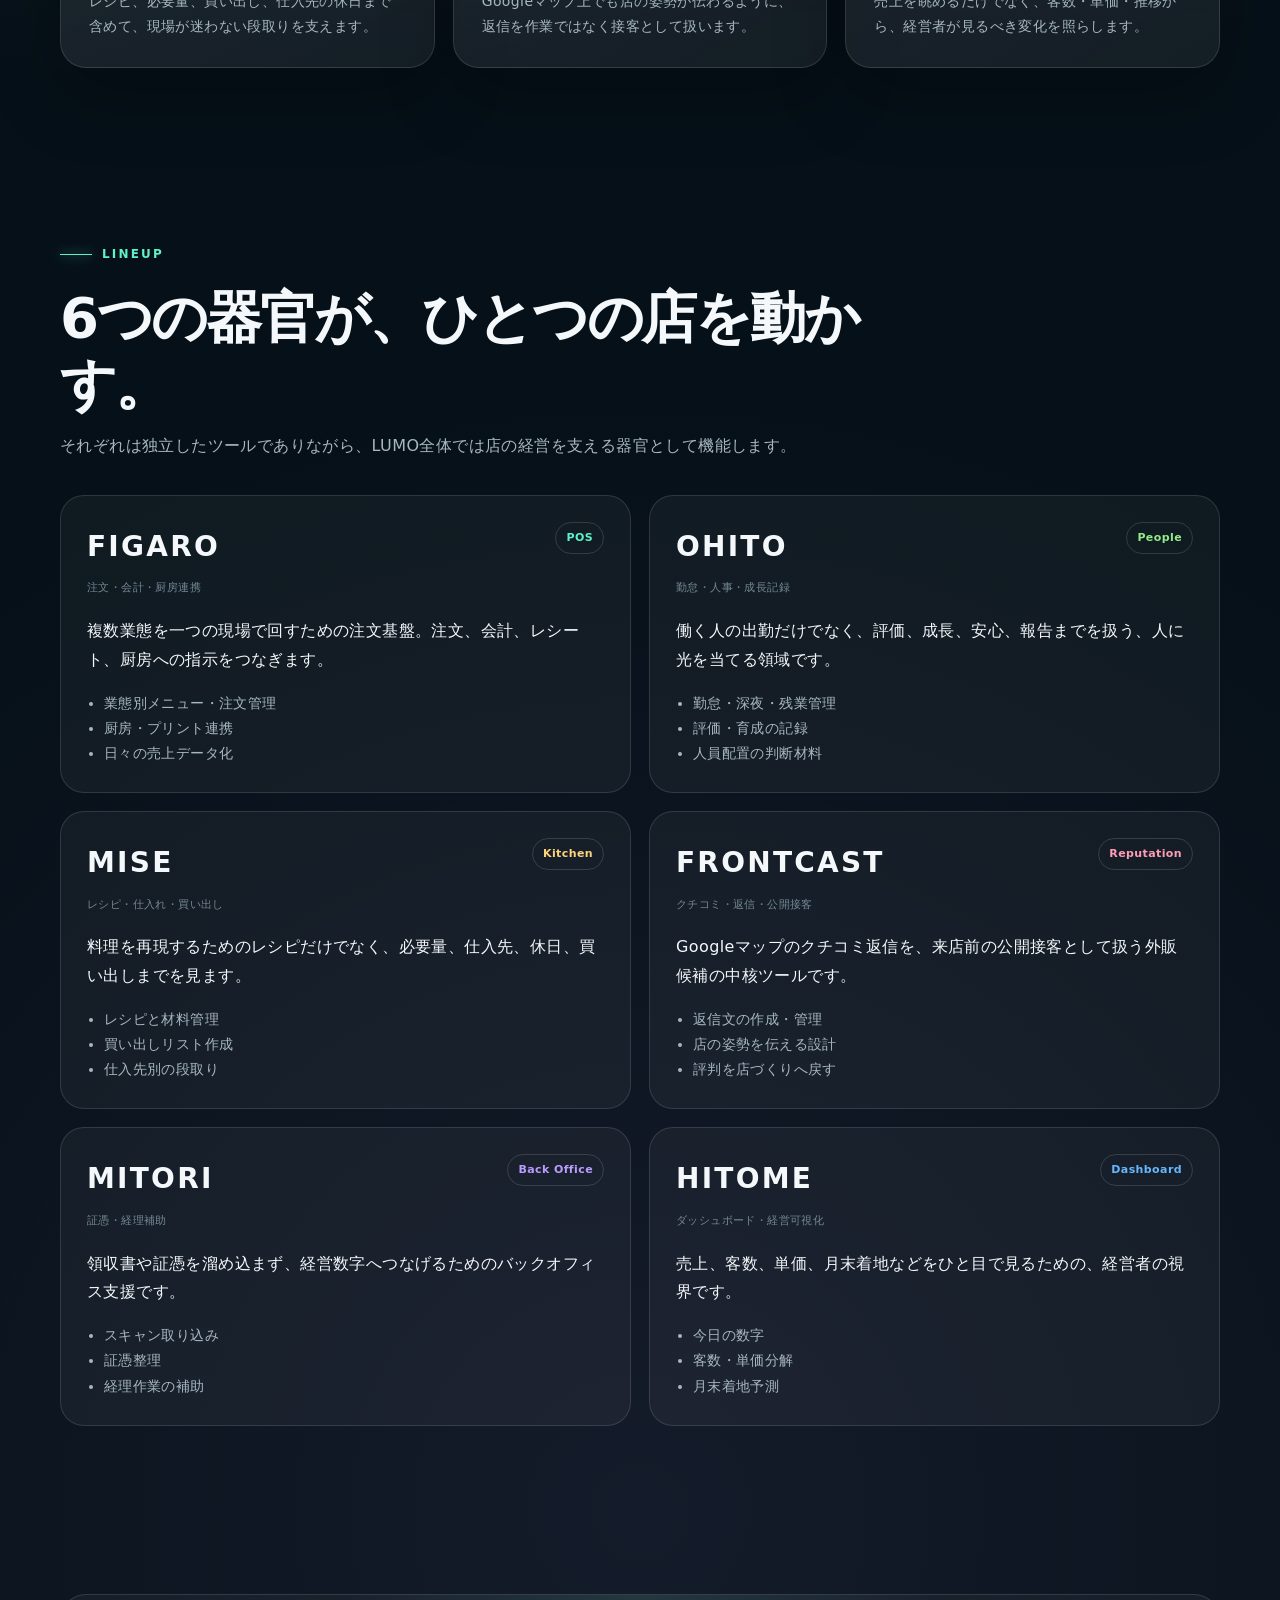
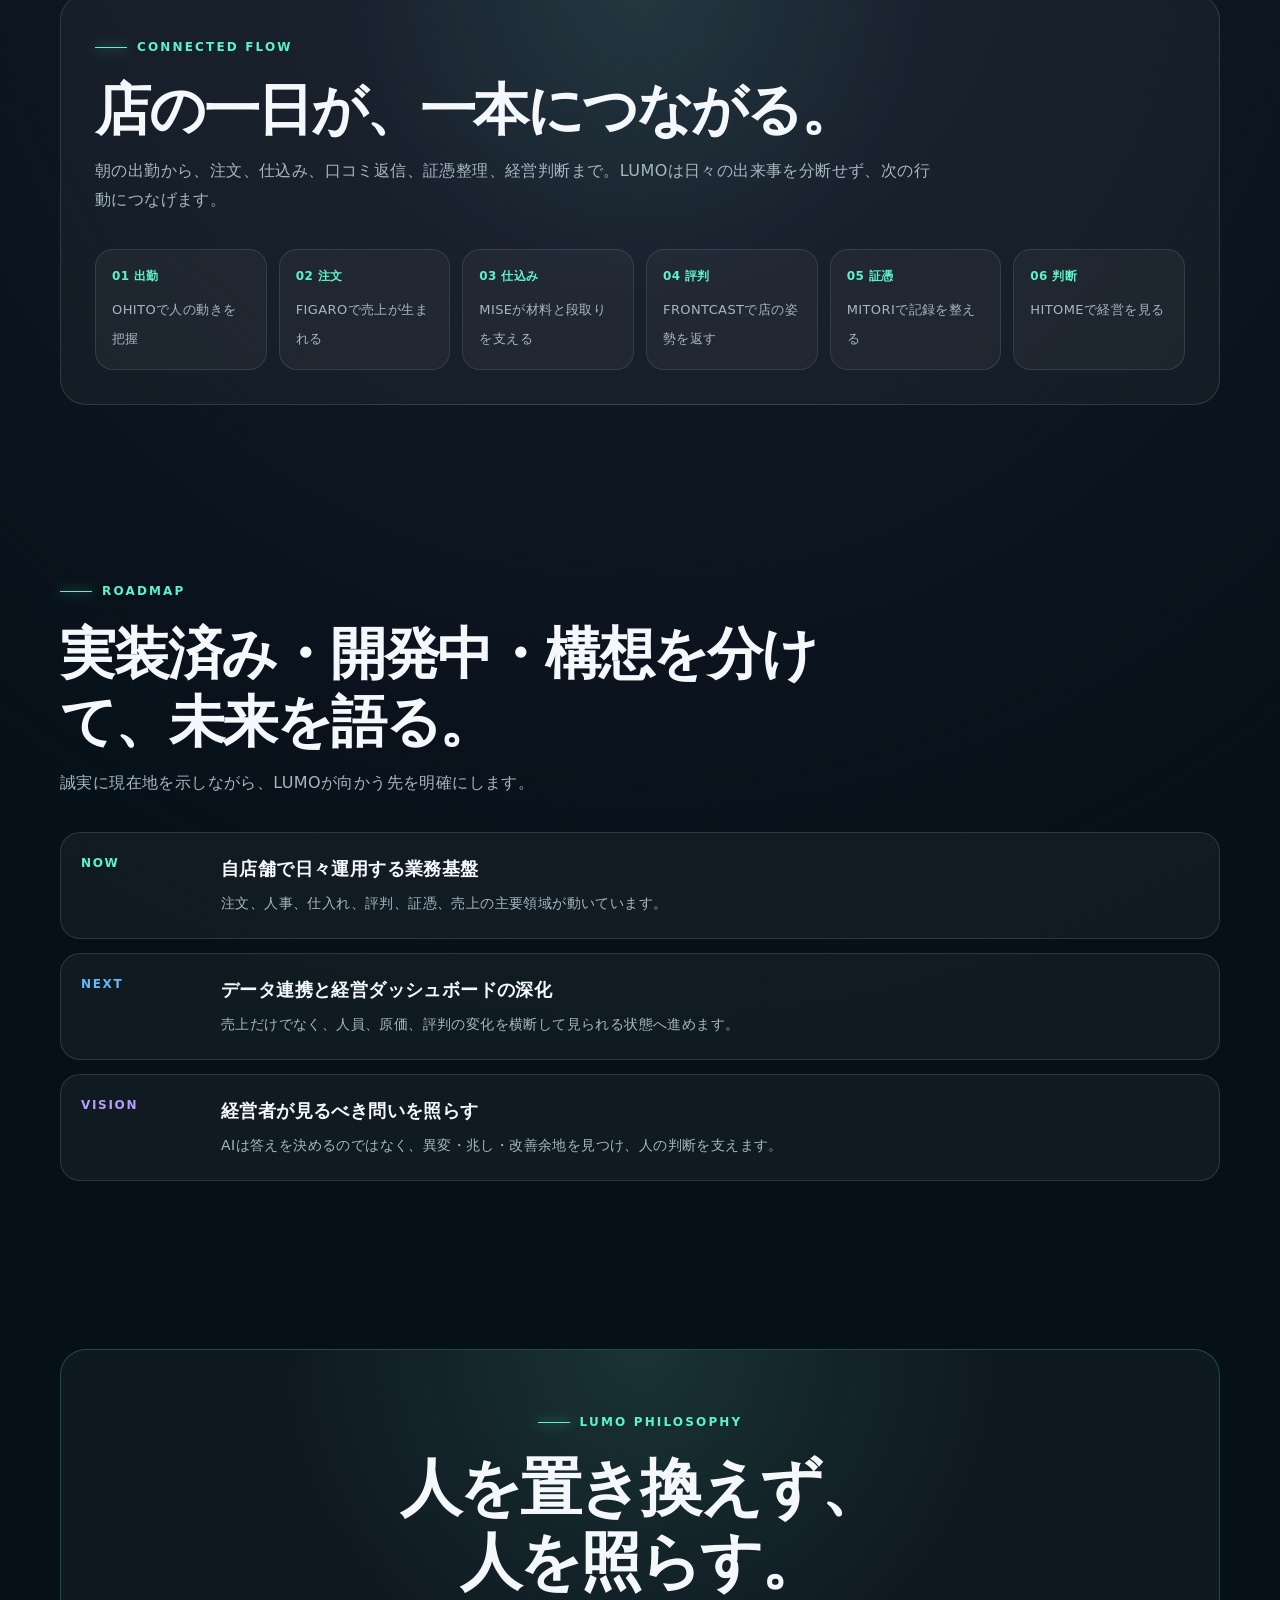
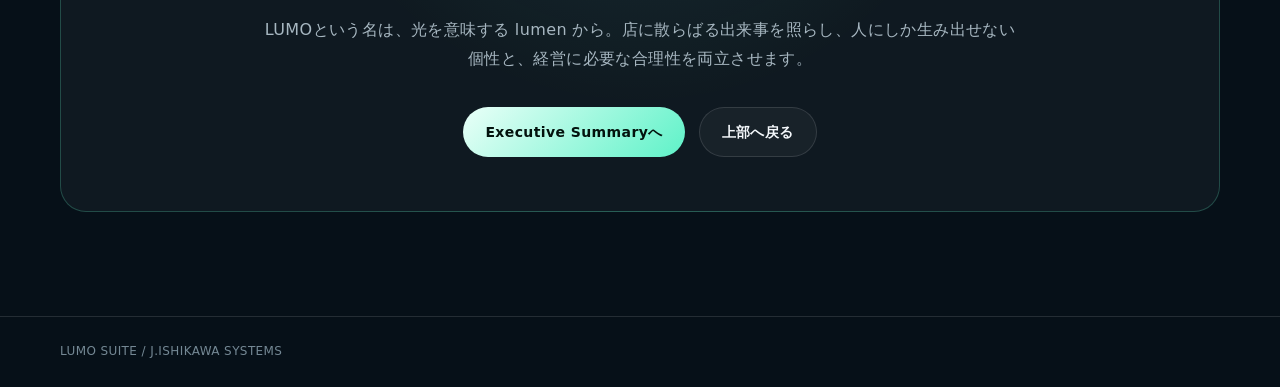
<file: lumo/lineup/index.html>
<!doctype html>
<html lang="ja">
<head>
<meta charset="utf-8"><meta name="viewport" content="width=device-width,initial-scale=1">
<title>LUMO SUITE｜Detailed Lineup</title>
<meta name="description" content="LUMOは、注文・人事・仕入れ・評判・証憑・経営数字をひとつにつなぐ、飲食店のための経営スイートです。">
<style>
:root{--bg:#061018;--bg2:#0a1721;--panel:rgba(255,255,255,.06);--panel2:rgba(255,255,255,.09);--line:rgba(255,255,255,.12);--text:#f4f8fb;--mut:#a7b7c1;--mut2:#748894;--aqua:#5ef2c8;--blue:#67b7ff;--violet:#b99cff;--amber:#ffd37a;--rose:#ff9db6;--green:#94ec88;--max:1160px;--r:26px}*{box-sizing:border-box}html{scroll-behavior:smooth}body{margin:0;background:radial-gradient(circle at 15% 0,rgba(94,242,200,.16),transparent 32%),radial-gradient(circle at 88% 0,rgba(103,183,255,.14),transparent 31%),radial-gradient(circle at 50% 60%,rgba(185,156,255,.08),transparent 36%),var(--bg);color:var(--text);font-family:"Hiragino Sans","Yu Gothic","YuGothic","Noto Sans JP",system-ui,sans-serif;line-height:1.8;letter-spacing:.025em}.container{width:min(calc(100% - 40px),var(--max));margin:auto}a{color:inherit;text-decoration:none}.nav{position:sticky;top:0;z-index:10;background:rgba(6,16,24,.74);backdrop-filter:blur(18px);border-bottom:1px solid rgba(255,255,255,.08)}.nav-inner{height:68px;display:flex;align-items:center;justify-content:space-between}.brand{font-weight:900;letter-spacing:.14em}.nav-links{display:flex;gap:16px;color:var(--mut);font-size:12px;font-weight:800}.hero{padding:88px 0 72px}.eyebrow{display:inline-flex;gap:10px;align-items:center;color:var(--aqua);font-size:12px;font-weight:900;letter-spacing:.18em;text-transform:uppercase}.eyebrow:before{content:"";width:32px;height:1px;background:currentColor;box-shadow:0 0 12px currentColor}h1{font-size:clamp(46px,7vw,88px);line-height:1.08;letter-spacing:-.055em;margin:24px 0 24px}h1 span{display:block;color:transparent;background:linear-gradient(115deg,#fff,var(--aqua) 52%,var(--blue));-webkit-background-clip:text;background-clip:text}.lead{max-width:820px;color:#c7d4dc;font-size:clamp(16px,1.7vw,20px)}.buttons{display:flex;gap:14px;flex-wrap:wrap;margin-top:34px}.btn{min-height:50px;padding:0 22px;border-radius:999px;display:inline-flex;align-items:center;justify-content:center;font-weight:900;font-size:14px}.primary{background:linear-gradient(135deg,#eafff8,var(--aqua));color:#03120d}.secondary{border:1px solid var(--line);background:rgba(255,255,255,.04)}.stats{display:grid;grid-template-columns:repeat(4,1fr);gap:0;margin-top:46px;border-top:1px solid var(--line);border-bottom:1px solid var(--line)}.stat{padding:18px}.stat+ .stat{border-left:1px solid var(--line)}.stat b{display:block;font-size:28px;line-height:1.2}.stat span{color:var(--mut2);font-size:12px}section{padding:84px 0}.head{max-width:850px;margin-bottom:34px}.head h2{font-size:clamp(34px,4.5vw,56px);line-height:1.2;letter-spacing:-.04em;margin:18px 0 14px}.head p{color:var(--mut);margin:0}.grid3{display:grid;grid-template-columns:repeat(3,1fr);gap:18px}.card{border:1px solid var(--line);background:linear-gradient(150deg,var(--panel2),var(--panel));border-radius:var(--r);padding:28px;box-shadow:0 26px 70px rgba(0,0,0,.25);position:relative;overflow:hidden}.card:after{content:"";position:absolute;right:-70px;top:-70px;width:150px;height:150px;border-radius:50%;background:var(--c);filter:blur(55px);opacity:.16}.card h3{font-size:24px;margin:10px 0 12px;line-height:1.35}.card p{color:var(--mut);font-size:14px;margin:0}.tag{color:var(--c);font-size:11px;font-weight:900;letter-spacing:.13em}.products{display:grid;grid-template-columns:repeat(2,1fr);gap:18px}.product{border:1px solid var(--line);border-radius:24px;padding:26px;background:rgba(255,255,255,.045)}.product-head{display:flex;align-items:flex-start;justify-content:space-between;gap:18px;margin-bottom:14px}.product h3{margin:0;font-size:28px;letter-spacing:.08em}.product small{color:var(--mut2);font-size:11px}.pill{border:1px solid rgba(255,255,255,.14);border-radius:999px;padding:5px 10px;color:var(--c);font-size:11px;font-weight:900;white-space:nowrap}.product ul{margin:16px 0 0;padding-left:1.2em;color:var(--mut);font-size:14px}.flow{border:1px solid var(--line);border-radius:var(--r);padding:34px;background:radial-gradient(circle at 50% 0,rgba(94,242,200,.10),transparent 42%),rgba(255,255,255,.04)}.flow-grid{display:grid;grid-template-columns:repeat(6,1fr);gap:12px}.flow-item{border:1px solid rgba(255,255,255,.1);border-radius:18px;padding:16px;background:rgba(255,255,255,.04)}.flow-item b{display:block;color:var(--aqua);font-size:12px;margin-bottom:8px}.flow-item span{font-size:13px;color:var(--mut)}.roadmap{display:grid;gap:14px}.road{display:grid;grid-template-columns:120px 1fr;gap:20px;border:1px solid var(--line);border-radius:20px;background:rgba(255,255,255,.045);padding:20px}.road b{color:var(--c);font-size:12px;letter-spacing:.14em}.road strong{display:block;font-size:18px;margin-bottom:4px}.road span{color:var(--mut);font-size:14px}.closing{text-align:center;padding-bottom:104px}.closing-box{border:1px solid rgba(94,242,200,.23);border-radius:var(--r);padding:54px 36px;background:radial-gradient(circle at 50% 0,rgba(94,242,200,.12),transparent 48%),rgba(255,255,255,.04)}.closing h2{font-size:clamp(34px,5vw,62px);line-height:1.18;letter-spacing:-.04em;margin:18px 0}.closing p{max-width:760px;margin:auto;color:var(--mut)}footer{border-top:1px solid var(--line);padding:24px 0;color:var(--mut2);font-size:12px}@media(max-width:920px){.grid3,.products{grid-template-columns:1fr}.flow-grid{grid-template-columns:repeat(2,1fr)}.nav-links{display:none}}@media(max-width:620px){.container{width:min(calc(100% - 28px),var(--max))}.hero{padding:62px 0 52px}.stats{grid-template-columns:repeat(2,1fr)}.stat:nth-child(3){border-left:0;border-top:1px solid var(--line)}.stat:nth-child(4){border-top:1px solid var(--line)}section{padding:64px 0}.flow-grid{grid-template-columns:1fr}.road{grid-template-columns:1fr;gap:8px}.product h3{font-size:24px}}
</style>
</head>
<body>
<nav class="nav"><div class="container nav-inner"><a class="brand" href="/">LUMO SUITE</a><div class="nav-links"><a href="#views">景色</a><a href="#products">製品</a><a href="#flow">連携</a><a href="#future">未来</a></div></div></nav>
<header class="hero"><div class="container"><span class="eyebrow">Detailed Lineup</span><h1>店の出来事を、<span>経営の判断へつなぐ。</span></h1><p class="lead">LUMOは、飲食店を実際に経営する私たちが、自分たちの店をより良くするために作り続けている経営スイートです。注文・人・仕入れ・評判・証憑・数字を別々に扱わず、ひとつの流れとして捉えます。</p><div class="buttons"><a class="btn primary" href="#products">6製品を見る ↓</a><a class="btn secondary" href="/">Executive Summaryへ</a></div><div class="stats"><div class="stat"><b>6</b><span>経営領域</span></div><div class="stat"><b>4</b><span>自店舗業態で運用</span></div><div class="stat"><b>1,100+</b><span>会員データ</span></div><div class="stat"><b>3,700+</b><span>クチコミ運用</span></div></div></div></header>
<main>
<section id="views"><div class="container"><div class="head"><span class="eyebrow">New Views</span><h2>LUMOがある店で始まっている、6つの景色。</h2><p>単なる機能一覧ではなく、LUMOが実現している経営風景として捉え直します。</p></div><div class="grid3"><article class="card" style="--c:var(--aqua)"><span class="tag">MULTI BRAND</span><h3>一つの厨房から、複数の商売を動かす。</h3><p>朝うどん、ラーメン、ボロネーゼなど、異なる業態を同じ厨房・同じ現場から運用する基盤になります。</p></article><article class="card" style="--c:var(--blue)"><span class="tag">CUSTOMER MEMORY</span><h3>常連客を、番号ではなく人として記憶する。</h3><p>来店履歴、紹介関係、会員情報を、単なるCRMではなく店の記憶として扱います。</p></article><article class="card" style="--c:var(--violet)"><span class="tag">PEOPLE GROWTH</span><h3>スタッフの成長を、日々の仕事の中に残す。</h3><p>勤怠だけでなく、役割、安心、報告、引き上げなど、人が育つ過程を見える化します。</p></article><article class="card" style="--c:var(--amber)"><span class="tag">PURCHASE PLANNING</span><h3>仕入れと仕込みを、勘だけにしない。</h3><p>レシピ、必要量、買い出し、仕入先の休日まで含めて、現場が迷わない段取りを支えます。</p></article><article class="card" style="--c:var(--rose)"><span class="tag">PUBLIC SERVICE</span><h3>クチコミ返信を、公開接客に変える。</h3><p>Googleマップ上でも店の姿勢が伝わるように、返信を作業ではなく接客として扱います。</p></article><article class="card" style="--c:var(--green)"><span class="tag">MANAGEMENT VIEW</span><h3>今日の数字から、月末の着地を見る。</h3><p>売上を眺めるだけでなく、客数・単価・推移から、経営者が見るべき変化を照らします。</p></article></div></div></section>
<section id="products"><div class="container"><div class="head"><span class="eyebrow">Lineup</span><h2>6つの器官が、ひとつの店を動かす。</h2><p>それぞれは独立したツールでありながら、LUMO全体では店の経営を支える器官として機能します。</p></div><div class="products"><article class="product" style="--c:var(--aqua)"><div class="product-head"><div><h3>FIGARO</h3><small>注文・会計・厨房連携</small></div><span class="pill">POS</span></div><p>複数業態を一つの現場で回すための注文基盤。注文、会計、レシート、厨房への指示をつなぎます。</p><ul><li>業態別メニュー・注文管理</li><li>厨房・プリント連携</li><li>日々の売上データ化</li></ul></article><article class="product" style="--c:var(--green)"><div class="product-head"><div><h3>OHITO</h3><small>勤怠・人事・成長記録</small></div><span class="pill">People</span></div><p>働く人の出勤だけでなく、評価、成長、安心、報告までを扱う、人に光を当てる領域です。</p><ul><li>勤怠・深夜・残業管理</li><li>評価・育成の記録</li><li>人員配置の判断材料</li></ul></article><article class="product" style="--c:var(--amber)"><div class="product-head"><div><h3>MISE</h3><small>レシピ・仕入れ・買い出し</small></div><span class="pill">Kitchen</span></div><p>料理を再現するためのレシピだけでなく、必要量、仕入先、休日、買い出しまでを見ます。</p><ul><li>レシピと材料管理</li><li>買い出しリスト作成</li><li>仕入先別の段取り</li></ul></article><article class="product" style="--c:var(--rose)"><div class="product-head"><div><h3>FRONTCAST</h3><small>クチコミ・返信・公開接客</small></div><span class="pill">Reputation</span></div><p>Googleマップのクチコミ返信を、来店前の公開接客として扱う外販候補の中核ツールです。</p><ul><li>返信文の作成・管理</li><li>店の姿勢を伝える設計</li><li>評判を店づくりへ戻す</li></ul></article><article class="product" style="--c:var(--violet)"><div class="product-head"><div><h3>MITORI</h3><small>証憑・経理補助</small></div><span class="pill">Back Office</span></div><p>領収書や証憑を溜め込まず、経営数字へつなげるためのバックオフィス支援です。</p><ul><li>スキャン取り込み</li><li>証憑整理</li><li>経理作業の補助</li></ul></article><article class="product" style="--c:var(--blue)"><div class="product-head"><div><h3>HITOME</h3><small>ダッシュボード・経営可視化</small></div><span class="pill">Dashboard</span></div><p>売上、客数、単価、月末着地などをひと目で見るための、経営者の視界です。</p><ul><li>今日の数字</li><li>客数・単価分解</li><li>月末着地予測</li></ul></article></div></div></section>
<section id="flow"><div class="container"><div class="flow"><div class="head"><span class="eyebrow">Connected Flow</span><h2>店の一日が、一本につながる。</h2><p>朝の出勤から、注文、仕込み、口コミ返信、証憑整理、経営判断まで。LUMOは日々の出来事を分断せず、次の行動につなげます。</p></div><div class="flow-grid"><div class="flow-item"><b>01 出勤</b><span>OHITOで人の動きを把握</span></div><div class="flow-item"><b>02 注文</b><span>FIGAROで売上が生まれる</span></div><div class="flow-item"><b>03 仕込み</b><span>MISEが材料と段取りを支える</span></div><div class="flow-item"><b>04 評判</b><span>FRONTCASTで店の姿勢を返す</span></div><div class="flow-item"><b>05 証憑</b><span>MITORIで記録を整える</span></div><div class="flow-item"><b>06 判断</b><span>HITOMEで経営を見る</span></div></div></div></div></section>
<section id="future"><div class="container"><div class="head"><span class="eyebrow">Roadmap</span><h2>実装済み・開発中・構想を分けて、未来を語る。</h2><p>誠実に現在地を示しながら、LUMOが向かう先を明確にします。</p></div><div class="roadmap"><div class="road" style="--c:var(--aqua)"><b>NOW</b><div><strong>自店舗で日々運用する業務基盤</strong><span>注文、人事、仕入れ、評判、証憑、売上の主要領域が動いています。</span></div></div><div class="road" style="--c:var(--blue)"><b>NEXT</b><div><strong>データ連携と経営ダッシュボードの深化</strong><span>売上だけでなく、人員、原価、評判の変化を横断して見られる状態へ進めます。</span></div></div><div class="road" style="--c:var(--violet)"><b>VISION</b><div><strong>経営者が見るべき問いを照らす</strong><span>AIは答えを決めるのではなく、異変・兆し・改善余地を見つけ、人の判断を支えます。</span></div></div></div></div></section>
<section class="closing"><div class="container"><div class="closing-box"><span class="eyebrow">LUMO Philosophy</span><h2>人を置き換えず、<br>人を照らす。</h2><p>LUMOという名は、光を意味する lumen から。店に散らばる出来事を照らし、人にしか生み出せない個性と、経営に必要な合理性を両立させます。</p><div class="buttons" style="justify-content:center"><a class="btn primary" href="/">Executive Summaryへ</a><a class="btn secondary" href="#top" onclick="window.scrollTo({top:0,behavior:'smooth'});return false;">上部へ戻る</a></div></div></div></section>
</main>
<footer><div class="container">LUMO SUITE / J.ISHIKAWA SYSTEMS</div></footer>
</body>
</html>
</file>
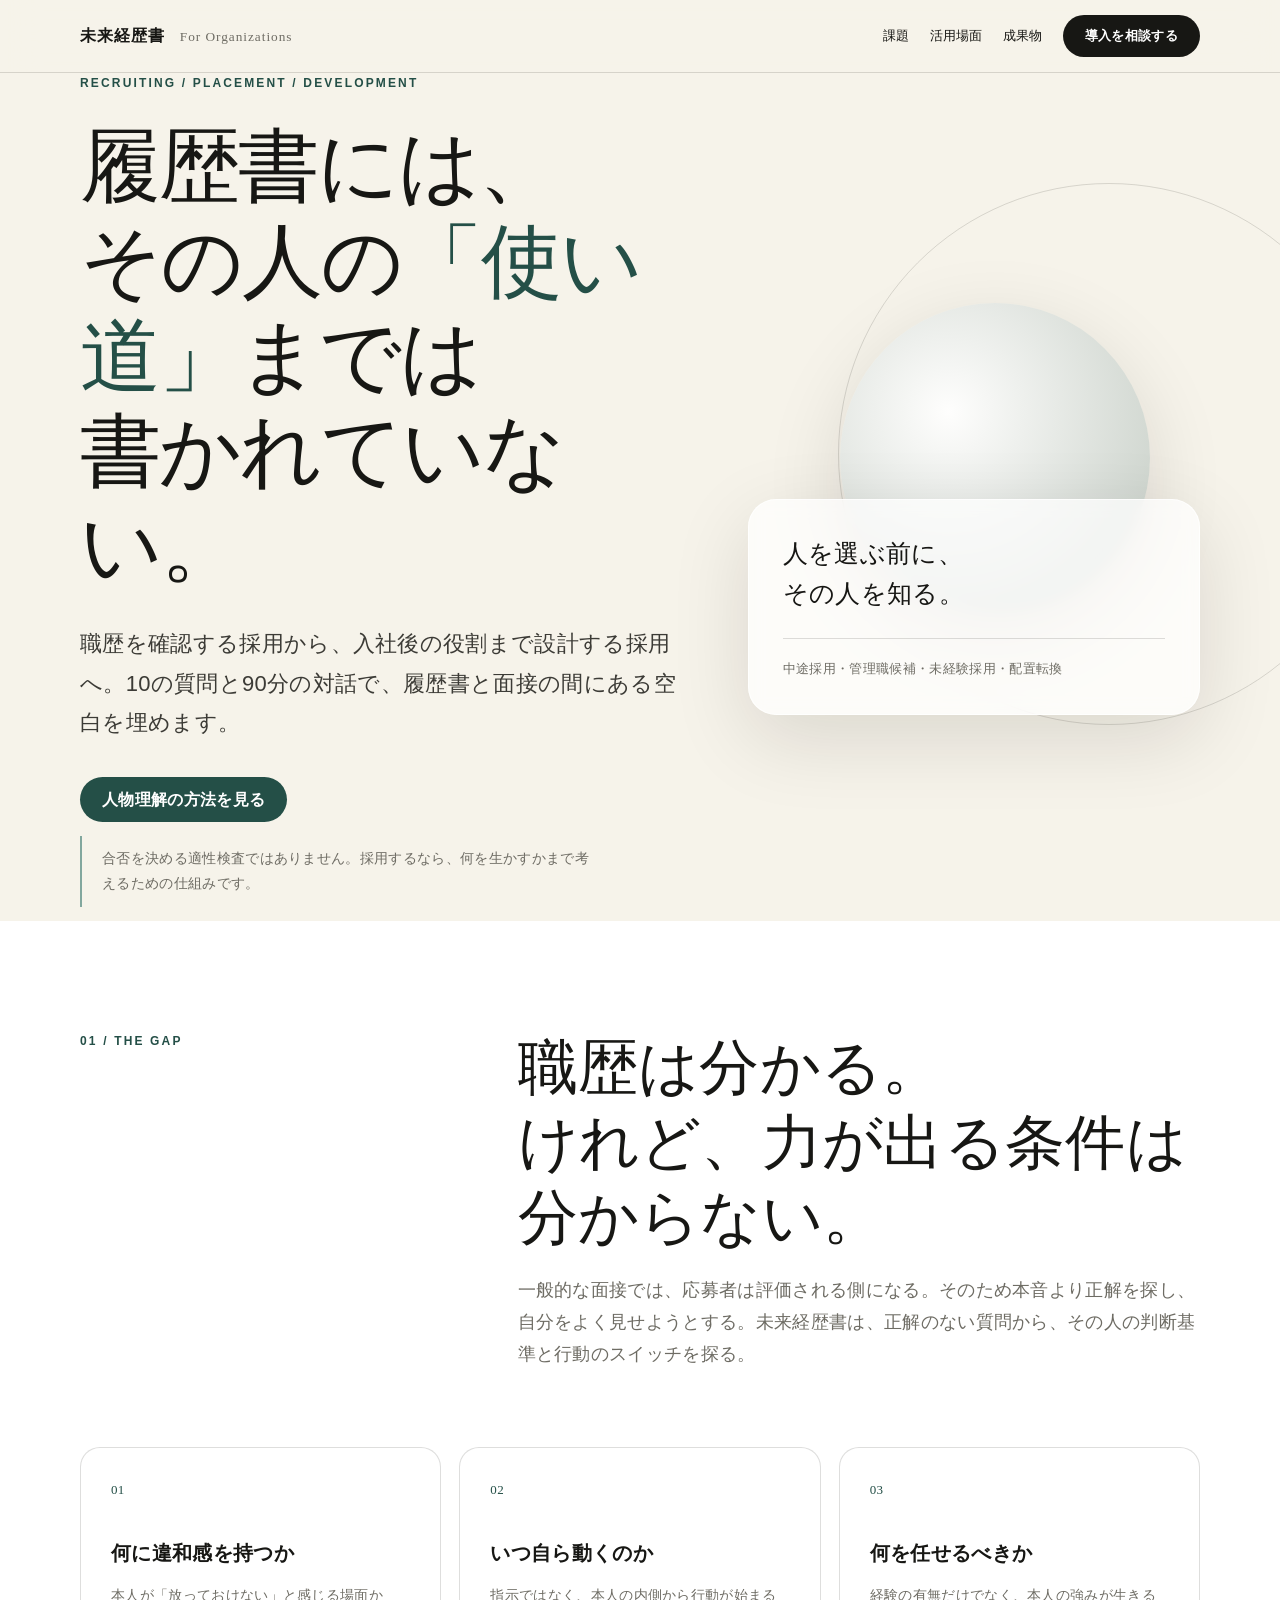
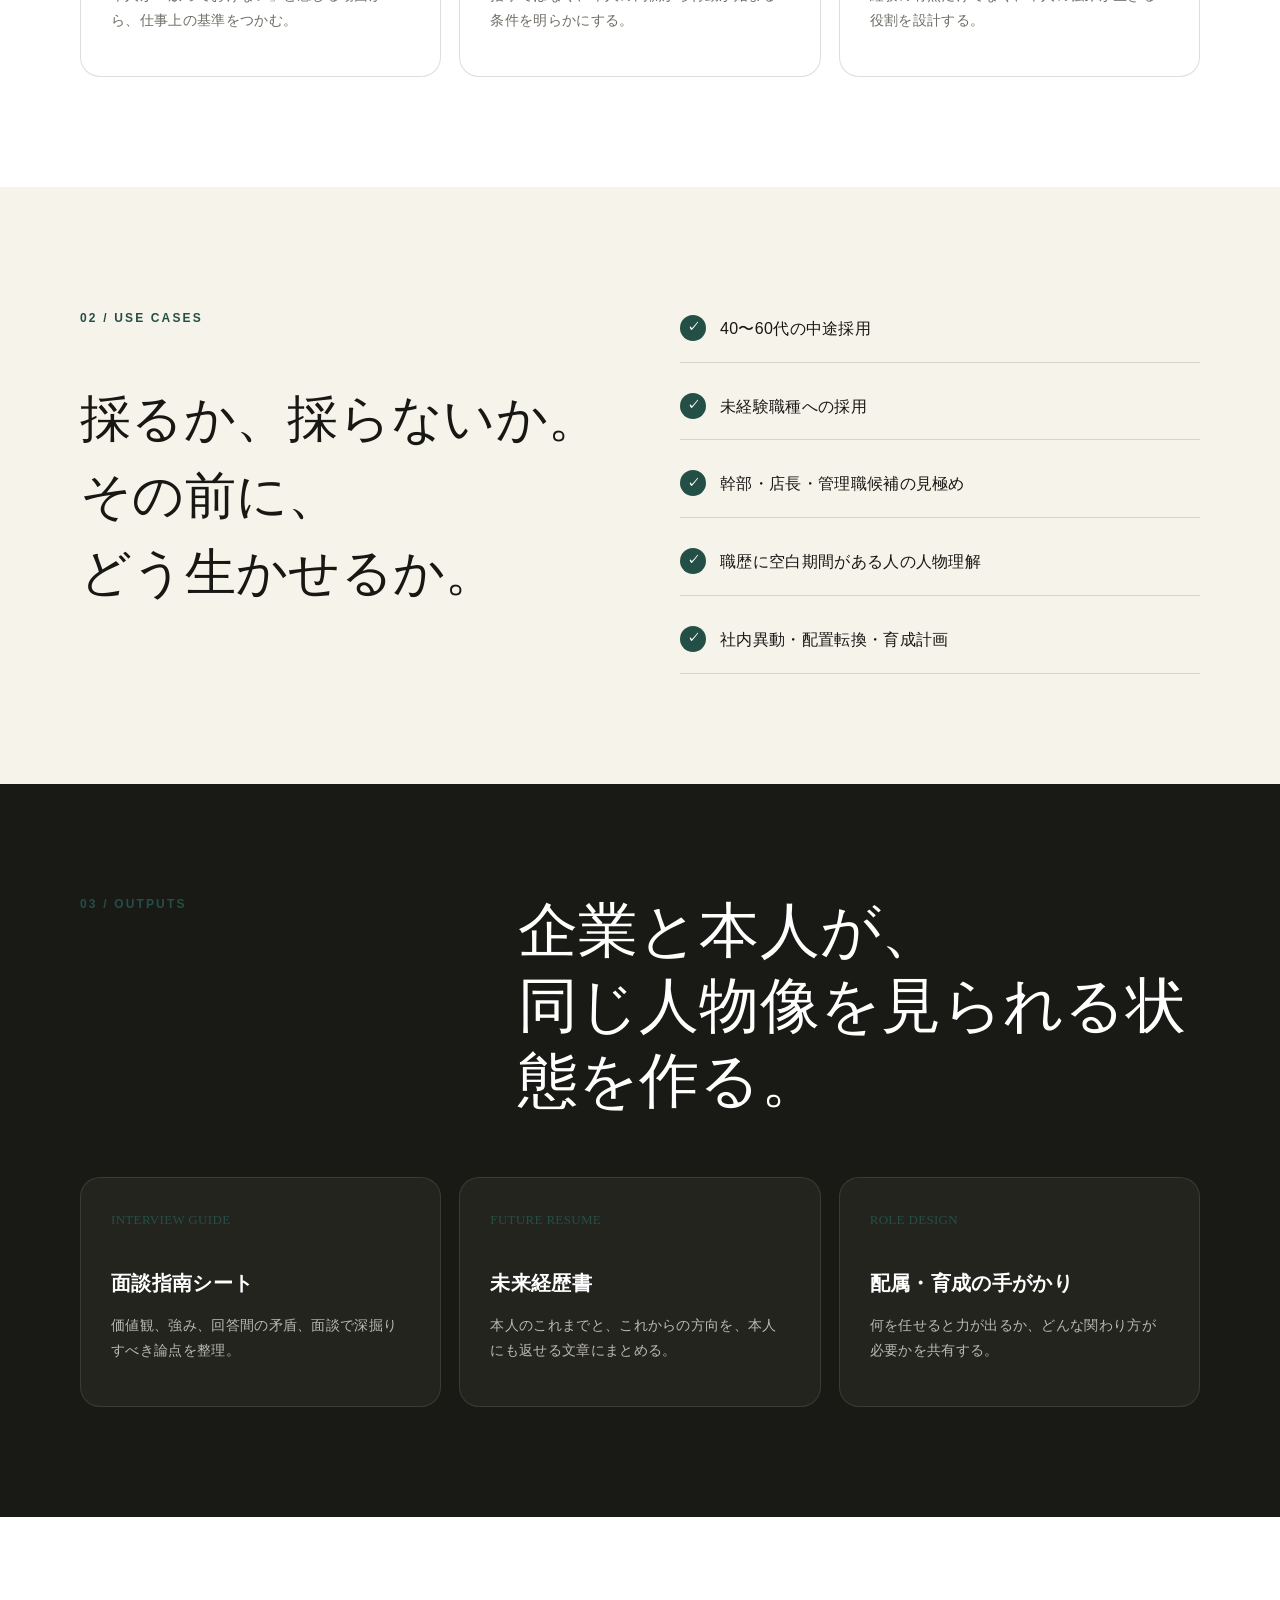
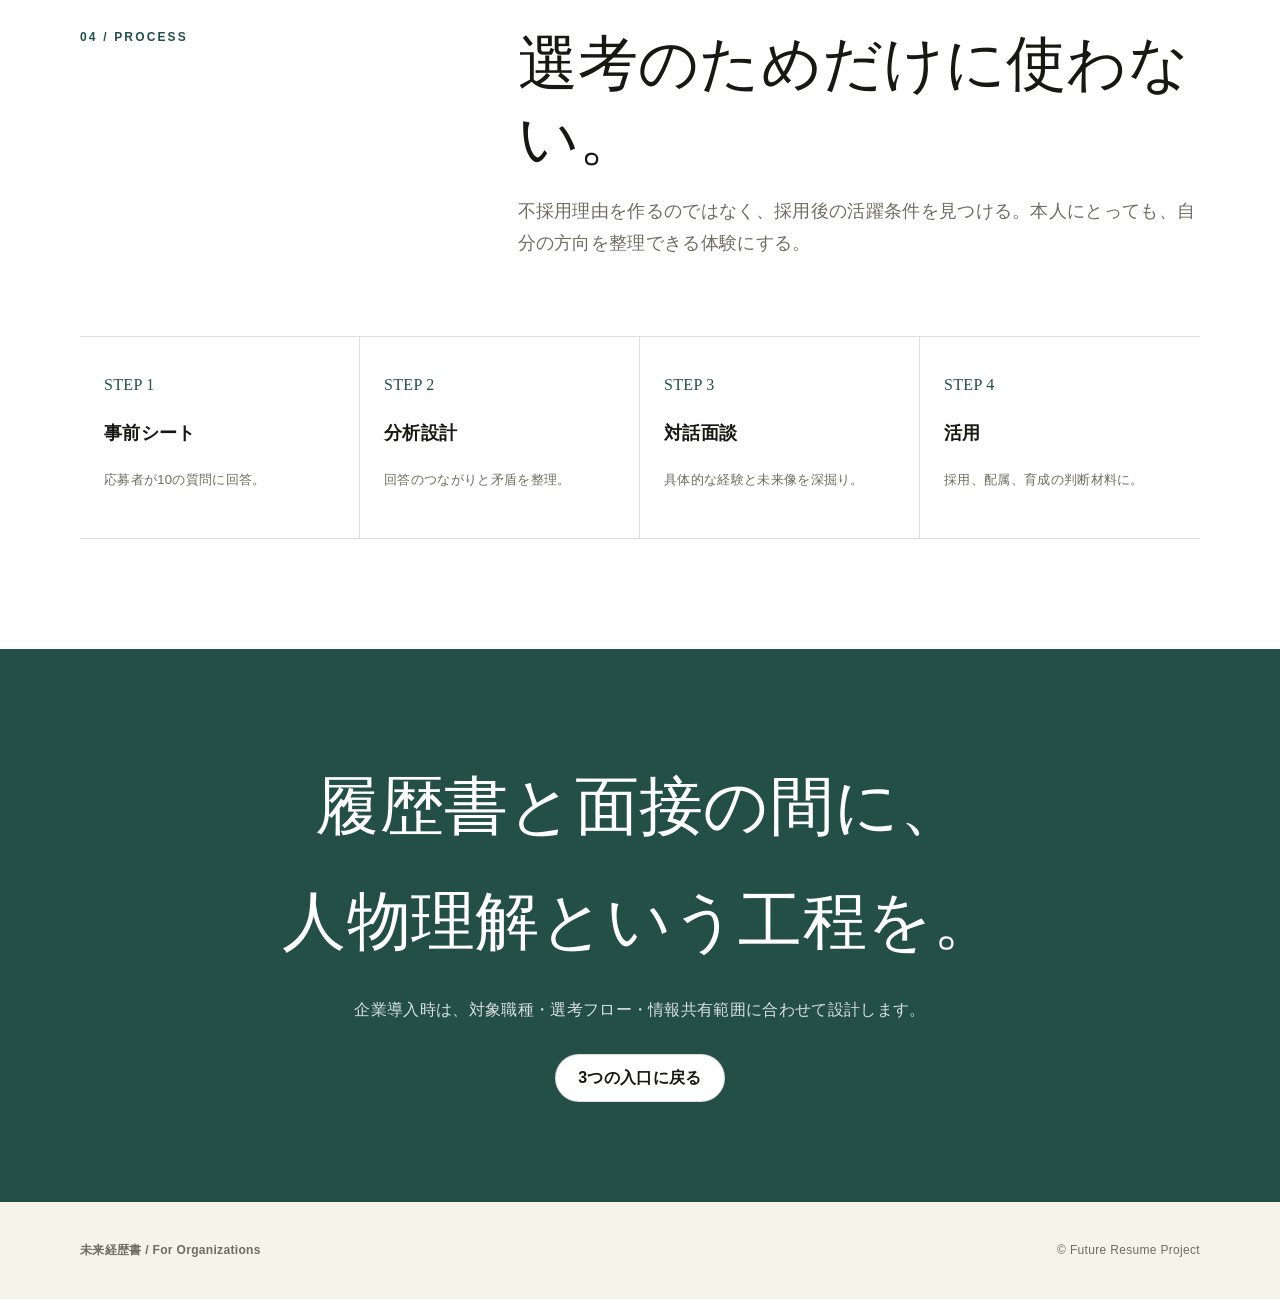
<file: future-resume/corporate.html>
<!doctype html><html lang="ja" class="theme-corporate"><head><meta charset="utf-8"><meta name="viewport" content="width=device-width,initial-scale=1"><title>未来経歴書｜企業・採用向け</title><meta name="description" content="履歴書には、その人の使い道までは書かれていない。未来経歴書は、採用・配置・育成のための新しい人物理解です。"><link rel="stylesheet" href="styles.css"></head><body><nav class="nav"><div class="wrap nav-inner"><a class="brand" href="index.html">未来経歴書 <small>For Organizations</small></a><div class="nav-links"><a href="#problem">課題</a><a href="#use">活用場面</a><a href="#output">成果物</a><a class="nav-cta" href="#contact">導入を相談する</a></div></div></nav><header class="hero"><div class="wrap hero-grid"><div><div class="eyebrow">Recruiting / Placement / Development</div><h1>履歴書には、<br>その人の<em>「使い道」</em>までは<br>書かれていない。</h1><p class="lead">職歴を確認する採用から、入社後の役割まで設計する採用へ。10の質問と90分の対話で、履歴書と面接の間にある空白を埋めます。</p><a class="btn accent" href="#problem">人物理解の方法を見る</a><p class="hero-note">合否を決める適性検査ではありません。採用するなら、何を生かすかまで考えるための仕組みです。</p></div><aside class="portrait-card"><p class="quote">人を選ぶ前に、<br>その人を知る。</p><div class="meta">中途採用・管理職候補・未経験採用・配置転換</div></aside></div></header><section class="section white" id="problem"><div class="wrap"><div class="section-head"><div class="kicker">01 / THE GAP</div><div><h2>職歴は分かる。<br>けれど、力が出る条件は分からない。</h2><p class="section-intro">一般的な面接では、応募者は評価される側になる。そのため本音より正解を探し、自分をよく見せようとする。未来経歴書は、正解のない質問から、その人の判断基準と行動のスイッチを探る。</p></div></div><div class="grid3"><div class="card"><div class="num">01</div><h3>何に違和感を持つか</h3><p>本人が「放っておけない」と感じる場面から、仕事上の基準をつかむ。</p></div><div class="card"><div class="num">02</div><h3>いつ自ら動くのか</h3><p>指示ではなく、本人の内側から行動が始まる条件を明らかにする。</p></div><div class="card"><div class="num">03</div><h3>何を任せるべきか</h3><p>経験の有無だけでなく、本人の強みが生きる役割を設計する。</p></div></div></div></section><section class="section" id="use"><div class="wrap split"><div><div class="kicker">02 / USE CASES</div><p class="big-quote">採るか、採らないか。<br>その前に、<br>どう生かせるか。</p></div><div class="checklist"><div class="check"><b>✓</b><span>40〜60代の中途採用</span></div><div class="check"><b>✓</b><span>未経験職種への採用</span></div><div class="check"><b>✓</b><span>幹部・店長・管理職候補の見極め</span></div><div class="check"><b>✓</b><span>職歴に空白期間がある人の人物理解</span></div><div class="check"><b>✓</b><span>社内異動・配置転換・育成計画</span></div></div></div></section><section class="section dark" id="output"><div class="wrap"><div class="section-head"><div class="kicker">03 / OUTPUTS</div><div><h2>企業と本人が、<br>同じ人物像を見られる状態を作る。</h2></div></div><div class="grid3"><div class="card"><div class="num">INTERVIEW GUIDE</div><h3>面談指南シート</h3><p>価値観、強み、回答間の矛盾、面談で深掘りすべき論点を整理。</p></div><div class="card"><div class="num">FUTURE RESUME</div><h3>未来経歴書</h3><p>本人のこれまでと、これからの方向を、本人にも返せる文章にまとめる。</p></div><div class="card"><div class="num">ROLE DESIGN</div><h3>配属・育成の手がかり</h3><p>何を任せると力が出るか、どんな関わり方が必要かを共有する。</p></div></div></div></section><section class="section white"><div class="wrap"><div class="section-head"><div class="kicker">04 / PROCESS</div><div><h2>選考のためだけに使わない。</h2><p class="section-intro">不採用理由を作るのではなく、採用後の活躍条件を見つける。本人にとっても、自分の方向を整理できる体験にする。</p></div></div><div class="process"><div class="step"><div class="n">STEP 1</div><h3>事前シート</h3><p>応募者が10の質問に回答。</p></div><div class="step"><div class="n">STEP 2</div><h3>分析設計</h3><p>回答のつながりと矛盾を整理。</p></div><div class="step"><div class="n">STEP 3</div><h3>対話面談</h3><p>具体的な経験と未来像を深掘り。</p></div><div class="step"><div class="n">STEP 4</div><h3>活用</h3><p>採用、配属、育成の判断材料に。</p></div></div></div></section><section class="cta" id="contact"><div class="wrap"><h2>履歴書と面接の間に、<br>人物理解という工程を。</h2><p>企業導入時は、対象職種・選考フロー・情報共有範囲に合わせて設計します。</p><a class="btn light" href="index.html">3つの入口に戻る</a></div></section><footer class="wrap footer"><strong>未来経歴書 / For Organizations</strong><span>© Future Resume Project</span></footer><script src="script.js"></script></body></html>
</file>
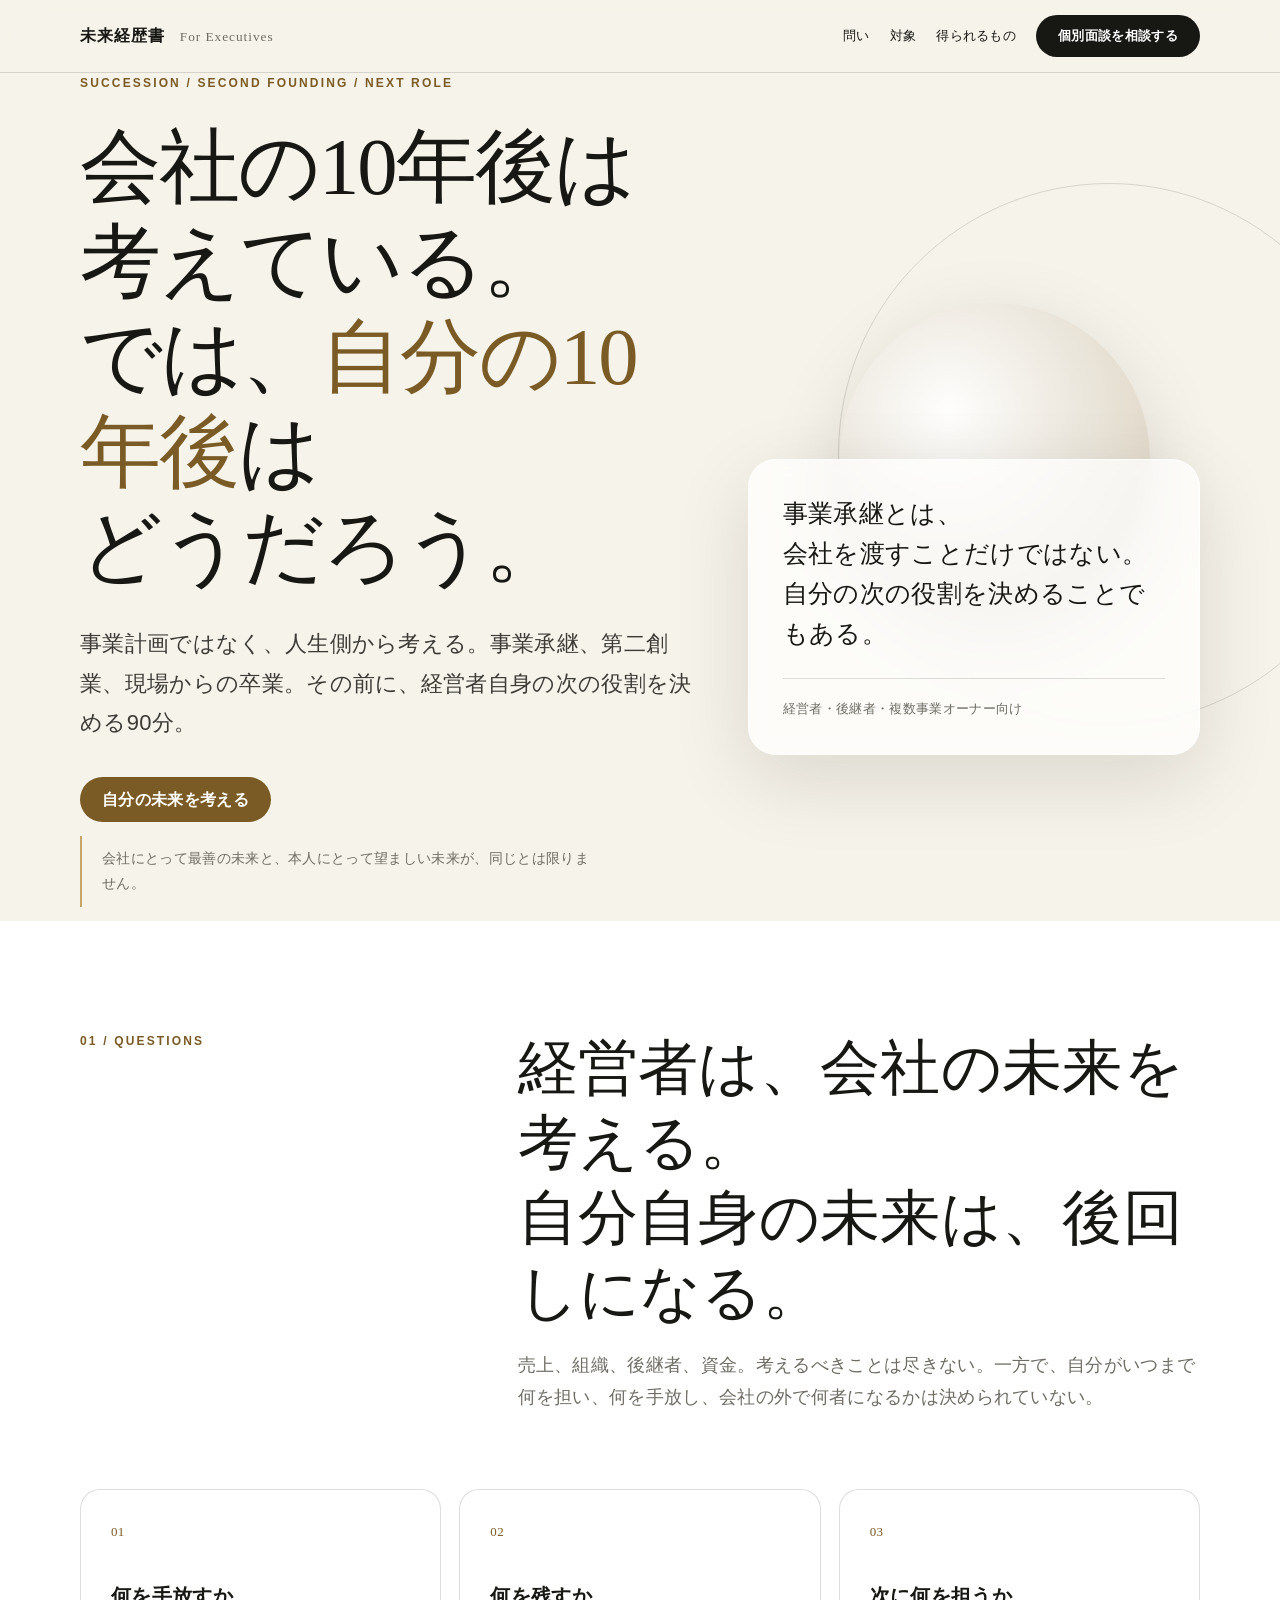
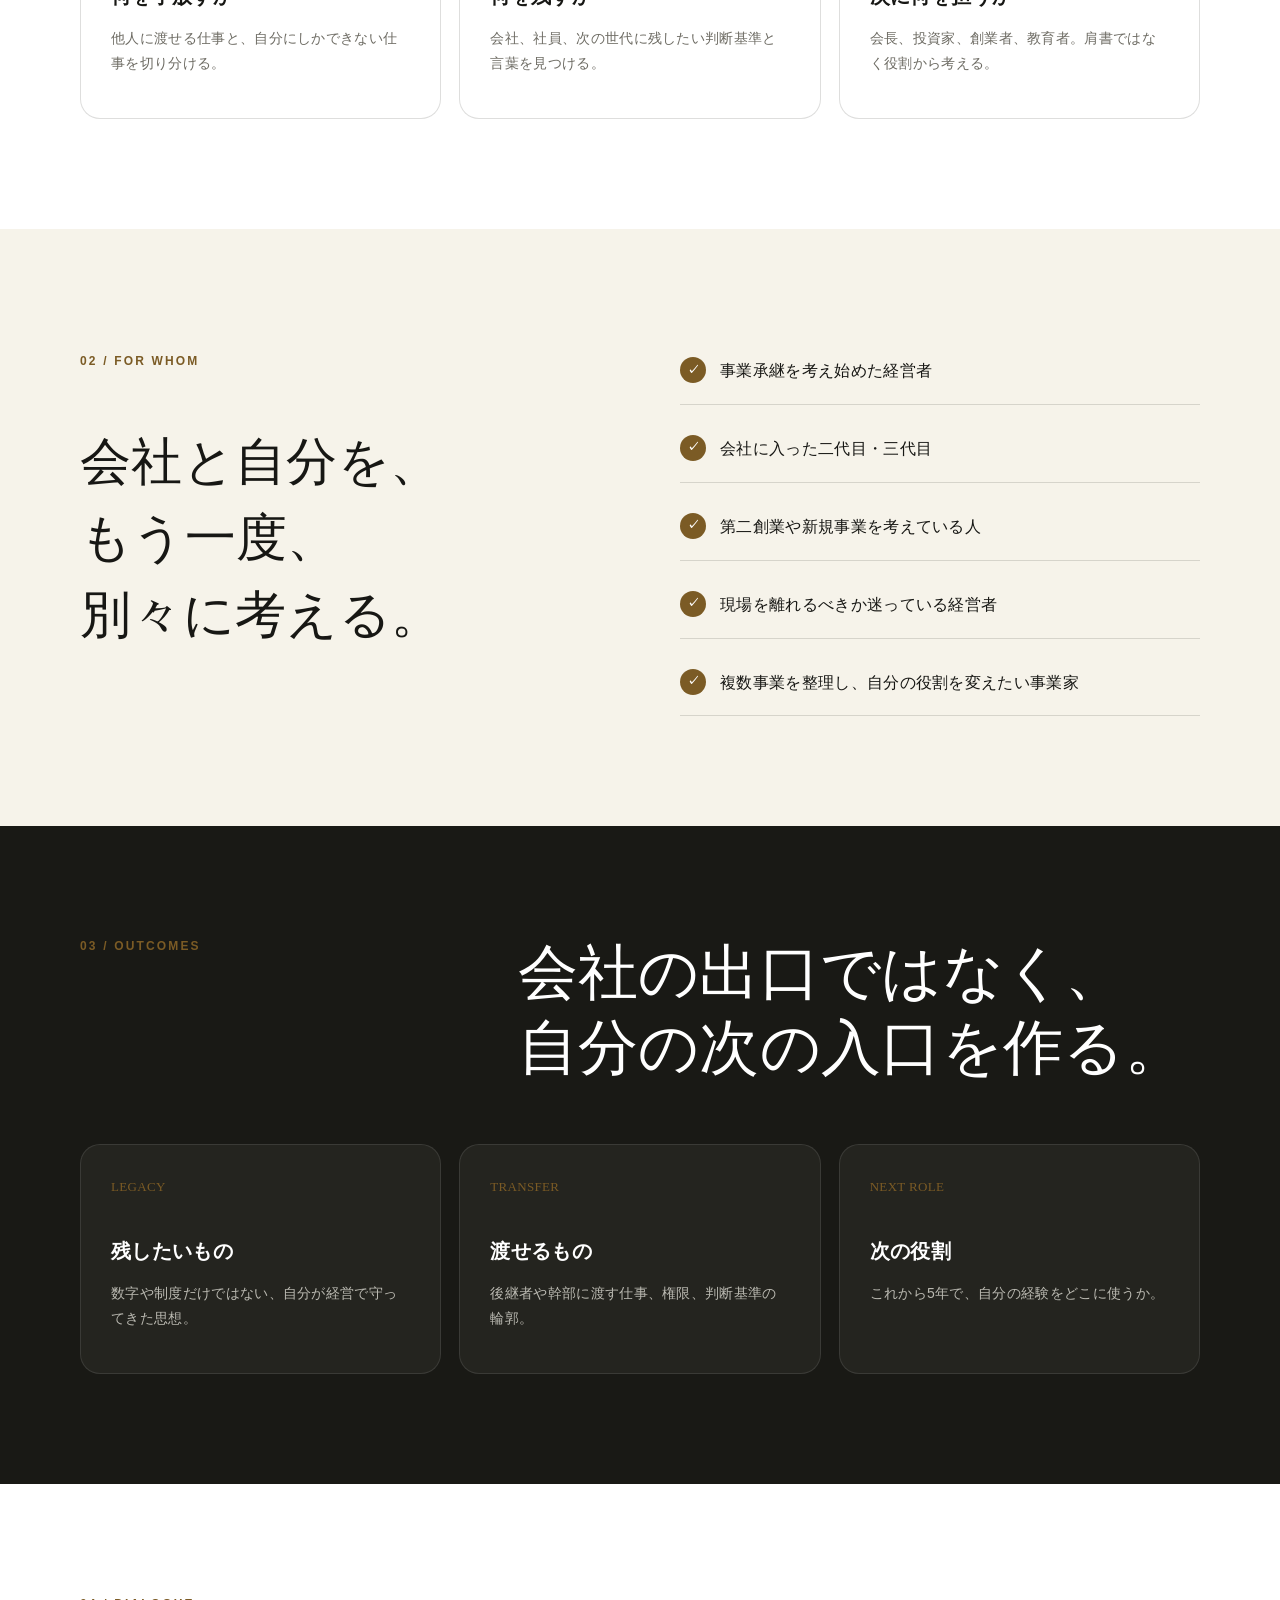
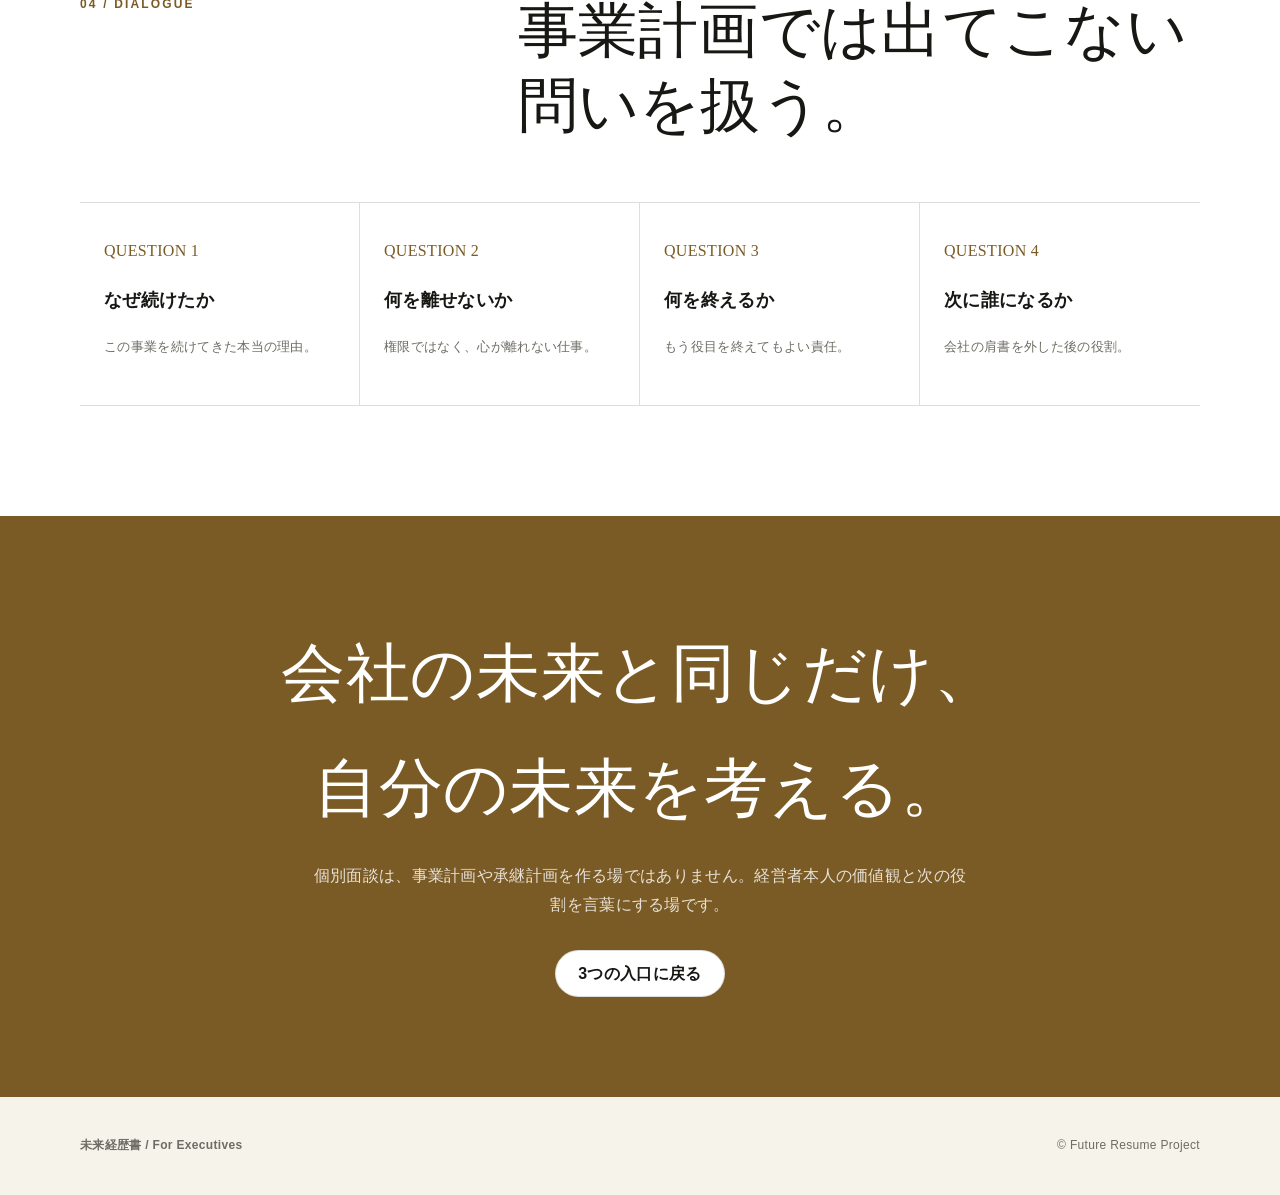
<file: future-resume/executive.html>
<!doctype html><html lang="ja" class="theme-executive"><head><meta charset="utf-8"><meta name="viewport" content="width=device-width,initial-scale=1"><title>未来経歴書｜経営者・後継者向け</title><meta name="description" content="会社の10年後は考えている。では、自分の10年後はどうだろう。未来経歴書は経営者自身の次の役割を言葉にします。"><link rel="stylesheet" href="styles.css"></head><body><nav class="nav"><div class="wrap nav-inner"><a class="brand" href="index.html">未来経歴書 <small>For Executives</small></a><div class="nav-links"><a href="#question">問い</a><a href="#fit">対象</a><a href="#gain">得られるもの</a><a class="nav-cta" href="#contact">個別面談を相談する</a></div></div></nav><header class="hero"><div class="wrap hero-grid"><div><div class="eyebrow">Succession / Second Founding / Next Role</div><h1>会社の10年後は<br>考えている。<br>では、<em>自分の10年後</em>は<br>どうだろう。</h1><p class="lead">事業計画ではなく、人生側から考える。事業承継、第二創業、現場からの卒業。その前に、経営者自身の次の役割を決める90分。</p><a class="btn accent" href="#question">自分の未来を考える</a><p class="hero-note">会社にとって最善の未来と、本人にとって望ましい未来が、同じとは限りません。</p></div><aside class="portrait-card"><p class="quote">事業承継とは、<br>会社を渡すことだけではない。<br>自分の次の役割を決めることでもある。</p><div class="meta">経営者・後継者・複数事業オーナー向け</div></aside></div></header><section class="section white" id="question"><div class="wrap"><div class="section-head"><div class="kicker">01 / QUESTIONS</div><div><h2>経営者は、会社の未来を考える。<br>自分自身の未来は、後回しになる。</h2><p class="section-intro">売上、組織、後継者、資金。考えるべきことは尽きない。一方で、自分がいつまで何を担い、何を手放し、会社の外で何者になるかは決められていない。</p></div></div><div class="grid3"><div class="card"><div class="num">01</div><h3>何を手放すか</h3><p>他人に渡せる仕事と、自分にしかできない仕事を切り分ける。</p></div><div class="card"><div class="num">02</div><h3>何を残すか</h3><p>会社、社員、次の世代に残したい判断基準と言葉を見つける。</p></div><div class="card"><div class="num">03</div><h3>次に何を担うか</h3><p>会長、投資家、創業者、教育者。肩書ではなく役割から考える。</p></div></div></div></section><section class="section" id="fit"><div class="wrap split"><div><div class="kicker">02 / FOR WHOM</div><p class="big-quote">会社と自分を、<br>もう一度、<br>別々に考える。</p></div><div class="checklist"><div class="check"><b>✓</b><span>事業承継を考え始めた経営者</span></div><div class="check"><b>✓</b><span>会社に入った二代目・三代目</span></div><div class="check"><b>✓</b><span>第二創業や新規事業を考えている人</span></div><div class="check"><b>✓</b><span>現場を離れるべきか迷っている経営者</span></div><div class="check"><b>✓</b><span>複数事業を整理し、自分の役割を変えたい事業家</span></div></div></div></section><section class="section dark" id="gain"><div class="wrap"><div class="section-head"><div class="kicker">03 / OUTCOMES</div><div><h2>会社の出口ではなく、<br>自分の次の入口を作る。</h2></div></div><div class="grid3"><div class="card"><div class="num">LEGACY</div><h3>残したいもの</h3><p>数字や制度だけではない、自分が経営で守ってきた思想。</p></div><div class="card"><div class="num">TRANSFER</div><h3>渡せるもの</h3><p>後継者や幹部に渡す仕事、権限、判断基準の輪郭。</p></div><div class="card"><div class="num">NEXT ROLE</div><h3>次の役割</h3><p>これから5年で、自分の経験をどこに使うか。</p></div></div></div></section><section class="section white"><div class="wrap"><div class="section-head"><div class="kicker">04 / DIALOGUE</div><div><h2>事業計画では出てこない問いを扱う。</h2></div></div><div class="process"><div class="step"><div class="n">QUESTION 1</div><h3>なぜ続けたか</h3><p>この事業を続けてきた本当の理由。</p></div><div class="step"><div class="n">QUESTION 2</div><h3>何を離せないか</h3><p>権限ではなく、心が離れない仕事。</p></div><div class="step"><div class="n">QUESTION 3</div><h3>何を終えるか</h3><p>もう役目を終えてもよい責任。</p></div><div class="step"><div class="n">QUESTION 4</div><h3>次に誰になるか</h3><p>会社の肩書を外した後の役割。</p></div></div></div></section><section class="cta" id="contact"><div class="wrap"><h2>会社の未来と同じだけ、<br>自分の未来を考える。</h2><p>個別面談は、事業計画や承継計画を作る場ではありません。経営者本人の価値観と次の役割を言葉にする場です。</p><a class="btn light" href="index.html">3つの入口に戻る</a></div></section><footer class="wrap footer"><strong>未来経歴書 / For Executives</strong><span>© Future Resume Project</span></footer><script src="script.js"></script></body></html>
</file>
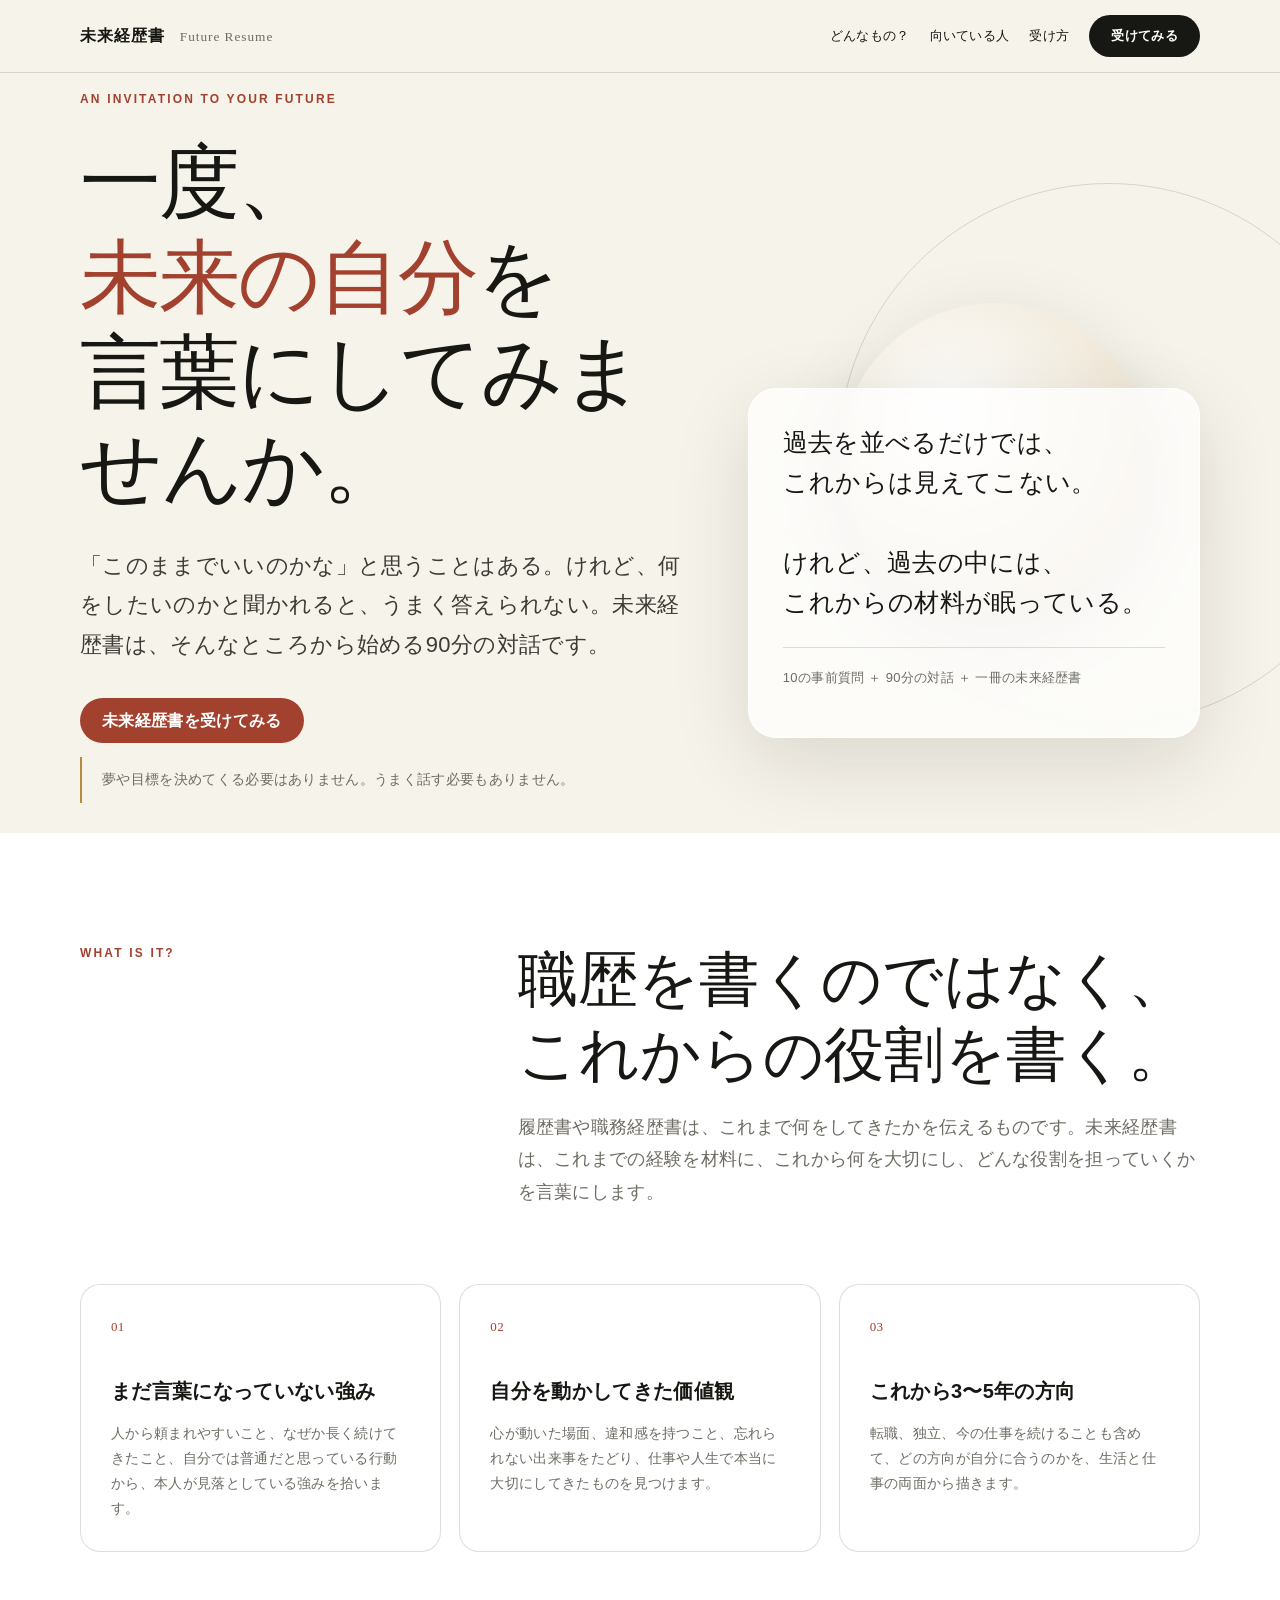
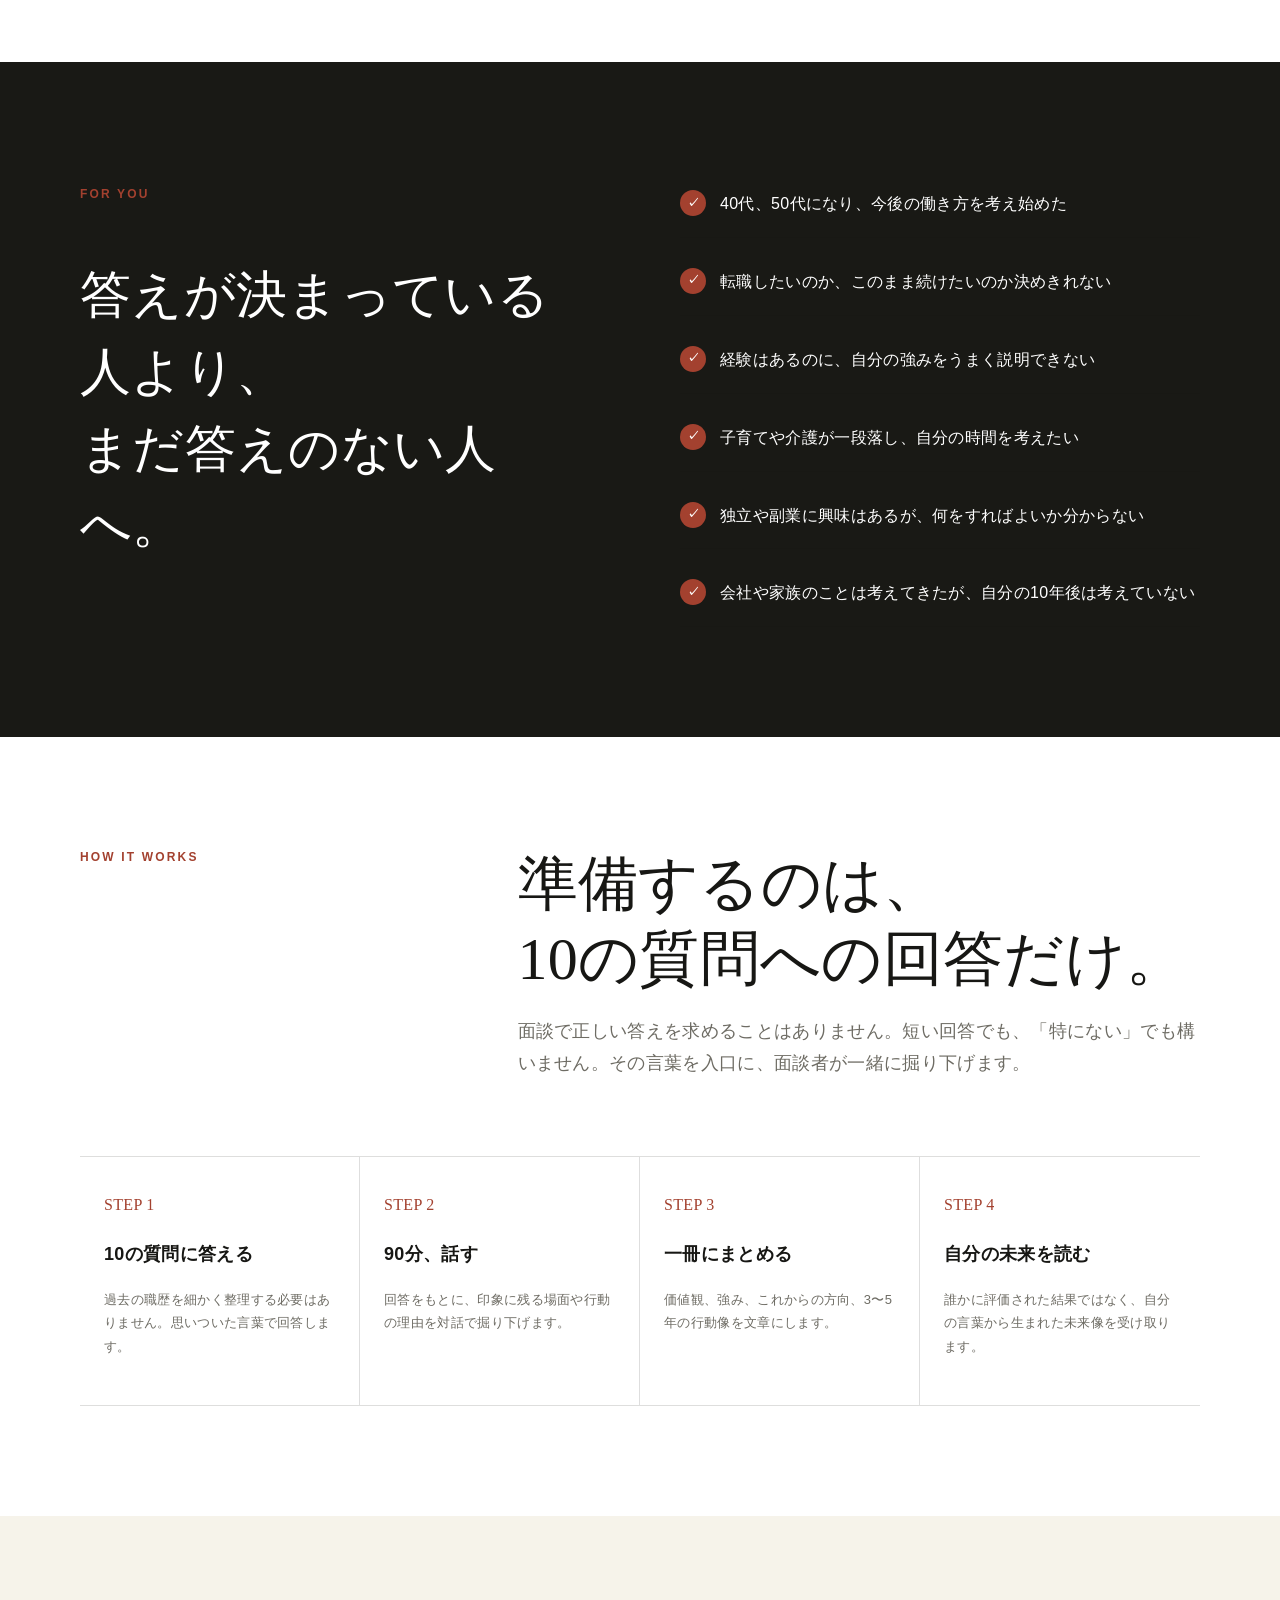
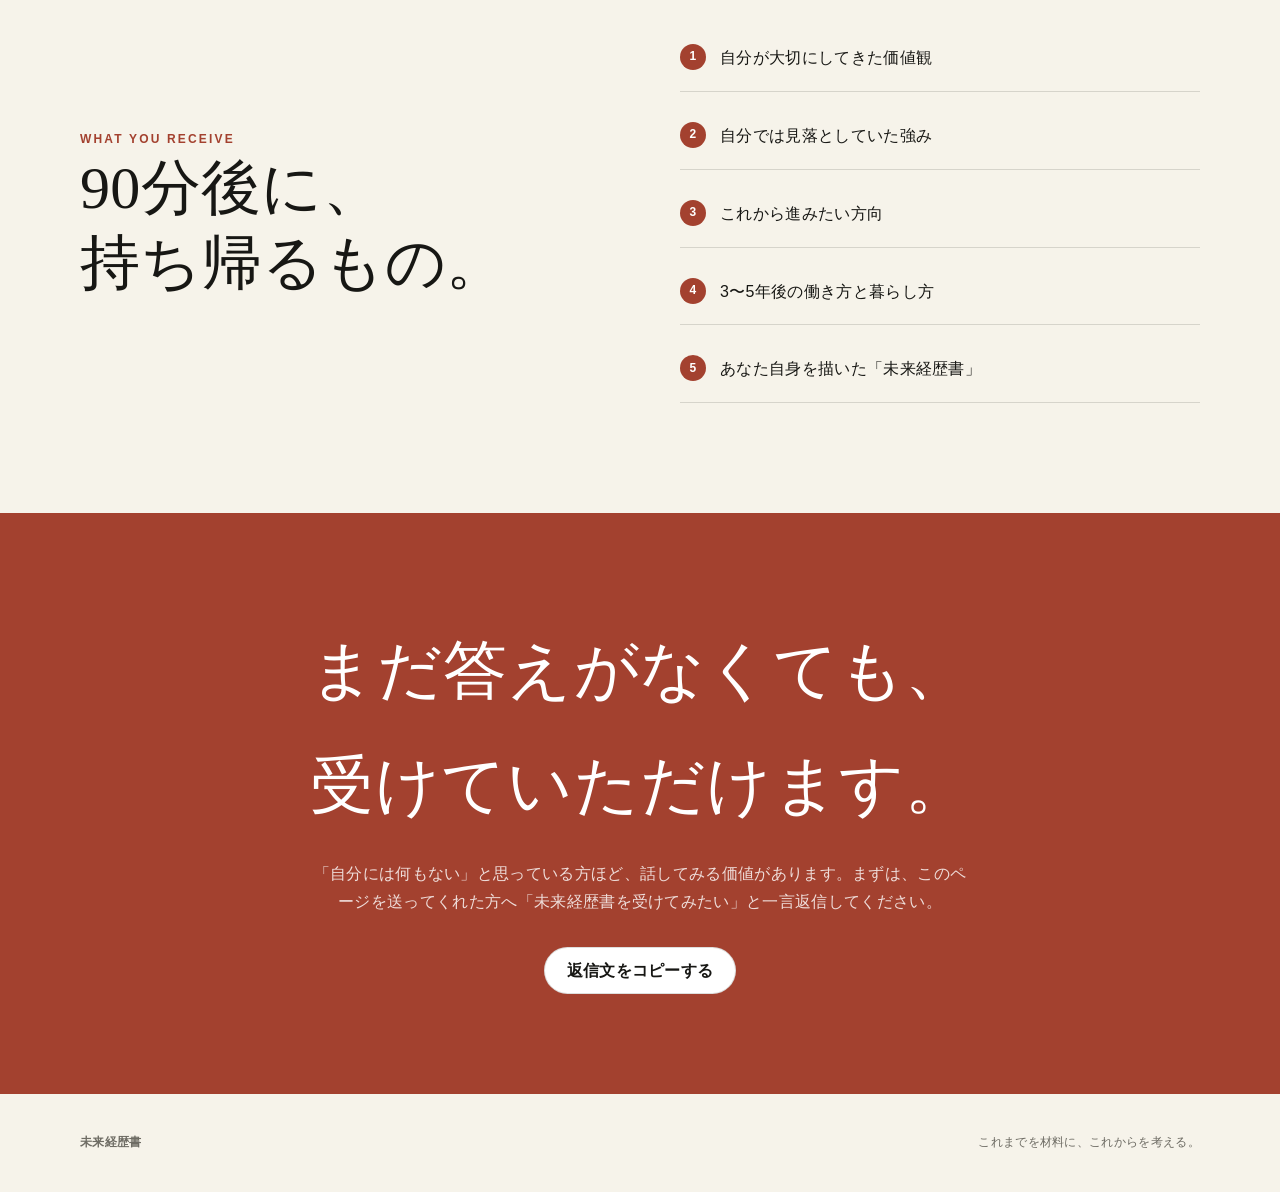
<file: future-resume/invitation.html>
<!doctype html><html lang="ja"><head><meta charset="utf-8"><meta name="viewport" content="width=device-width,initial-scale=1"><title>未来経歴書｜一度、受けてみませんか</title><meta name="description" content="90分の対話から、自分でも気づいていない強みや価値観、これからの方向を一冊にまとめる未来経歴書のご案内。"><link rel="stylesheet" href="styles.css"></head><body><header class="nav"><div class="wrap nav-inner"><a class="brand" href="index.html">未来経歴書 <small>Future Resume</small></a><nav class="nav-links"><a href="#about">どんなもの？</a><a href="#fit">向いている人</a><a href="#flow">受け方</a><a class="nav-cta" href="#apply">受けてみる</a></nav></div></header><main><section class="hero"><div class="wrap hero-grid"><div><div class="eyebrow">An Invitation to Your Future</div><h1>一度、<br><em>未来の自分</em>を<br>言葉にしてみませんか。</h1><p class="lead">「このままでいいのかな」と思うことはある。けれど、何をしたいのかと聞かれると、うまく答えられない。未来経歴書は、そんなところから始める90分の対話です。</p><a class="btn accent" href="#apply">未来経歴書を受けてみる</a><p class="hero-note">夢や目標を決めてくる必要はありません。うまく話す必要もありません。</p></div><aside class="portrait-card"><p class="quote">過去を並べるだけでは、<br>これからは見えてこない。<br><br>けれど、過去の中には、<br>これからの材料が眠っている。</p><p class="meta">10の事前質問 ＋ 90分の対話 ＋ 一冊の未来経歴書</p></aside></div></section><section class="section white" id="about"><div class="wrap"><div class="section-head"><div class="kicker">WHAT IS IT?</div><div><h2>職歴を書くのではなく、<br>これからの役割を書く。</h2><p class="section-intro">履歴書や職務経歴書は、これまで何をしてきたかを伝えるものです。未来経歴書は、これまでの経験を材料に、これから何を大切にし、どんな役割を担っていくかを言葉にします。</p></div></div><div class="grid3"><article class="card"><div class="num">01</div><h3>まだ言葉になっていない強み</h3><p>人から頼まれやすいこと、なぜか長く続けてきたこと、自分では普通だと思っている行動から、本人が見落としている強みを拾います。</p></article><article class="card"><div class="num">02</div><h3>自分を動かしてきた価値観</h3><p>心が動いた場面、違和感を持つこと、忘れられない出来事をたどり、仕事や人生で本当に大切にしてきたものを見つけます。</p></article><article class="card"><div class="num">03</div><h3>これから3〜5年の方向</h3><p>転職、独立、今の仕事を続けることも含めて、どの方向が自分に合うのかを、生活と仕事の両面から描きます。</p></article></div></div></section><section class="section dark" id="fit"><div class="wrap"><div class="split"><div><div class="kicker">FOR YOU</div><p class="big-quote">答えが決まっている人より、<br>まだ答えのない人へ。</p></div><div class="checklist"><div class="check"><b>✓</b><span>40代、50代になり、今後の働き方を考え始めた</span></div><div class="check"><b>✓</b><span>転職したいのか、このまま続けたいのか決めきれない</span></div><div class="check"><b>✓</b><span>経験はあるのに、自分の強みをうまく説明できない</span></div><div class="check"><b>✓</b><span>子育てや介護が一段落し、自分の時間を考えたい</span></div><div class="check"><b>✓</b><span>独立や副業に興味はあるが、何をすればよいか分からない</span></div><div class="check"><b>✓</b><span>会社や家族のことは考えてきたが、自分の10年後は考えていない</span></div></div></div></div></section><section class="section white" id="flow"><div class="wrap"><div class="section-head"><div class="kicker">HOW IT WORKS</div><div><h2>準備するのは、<br>10の質問への回答だけ。</h2><p class="section-intro">面談で正しい答えを求めることはありません。短い回答でも、「特にない」でも構いません。その言葉を入口に、面談者が一緒に掘り下げます。</p></div></div><div class="process"><div class="step"><div class="n">STEP 1</div><h3>10の質問に答える</h3><p>過去の職歴を細かく整理する必要はありません。思いついた言葉で回答します。</p></div><div class="step"><div class="n">STEP 2</div><h3>90分、話す</h3><p>回答をもとに、印象に残る場面や行動の理由を対話で掘り下げます。</p></div><div class="step"><div class="n">STEP 3</div><h3>一冊にまとめる</h3><p>価値観、強み、これからの方向、3〜5年の行動像を文章にします。</p></div><div class="step"><div class="n">STEP 4</div><h3>自分の未来を読む</h3><p>誰かに評価された結果ではなく、自分の言葉から生まれた未来像を受け取ります。</p></div></div></div></section><section class="section"><div class="wrap"><div class="split"><div><div class="kicker">WHAT YOU RECEIVE</div><h2>90分後に、<br>持ち帰るもの。</h2></div><div class="checklist"><div class="check"><b>1</b><span>自分が大切にしてきた価値観</span></div><div class="check"><b>2</b><span>自分では見落としていた強み</span></div><div class="check"><b>3</b><span>これから進みたい方向</span></div><div class="check"><b>4</b><span>3〜5年後の働き方と暮らし方</span></div><div class="check"><b>5</b><span>あなた自身を描いた「未来経歴書」</span></div></div></div></div></section><section class="cta" id="apply"><div class="wrap"><h2>まだ答えがなくても、<br>受けていただけます。</h2><p>「自分には何もない」と思っている方ほど、話してみる価値があります。まずは、このページを送ってくれた方へ「未来経歴書を受けてみたい」と一言返信してください。</p><a class="btn light" href="javascript:void(0)" onclick="navigator.clipboard&&navigator.clipboard.writeText('未来経歴書を受けてみたいです。').then(()=>{this.textContent='コピーしました';setTimeout(()=>this.textContent='返信文をコピーする',1800)})">返信文をコピーする</a></div></section></main><footer><div class="wrap footer"><strong>未来経歴書</strong><span>これまでを材料に、これからを考える。</span></div></footer></body></html>
</file>
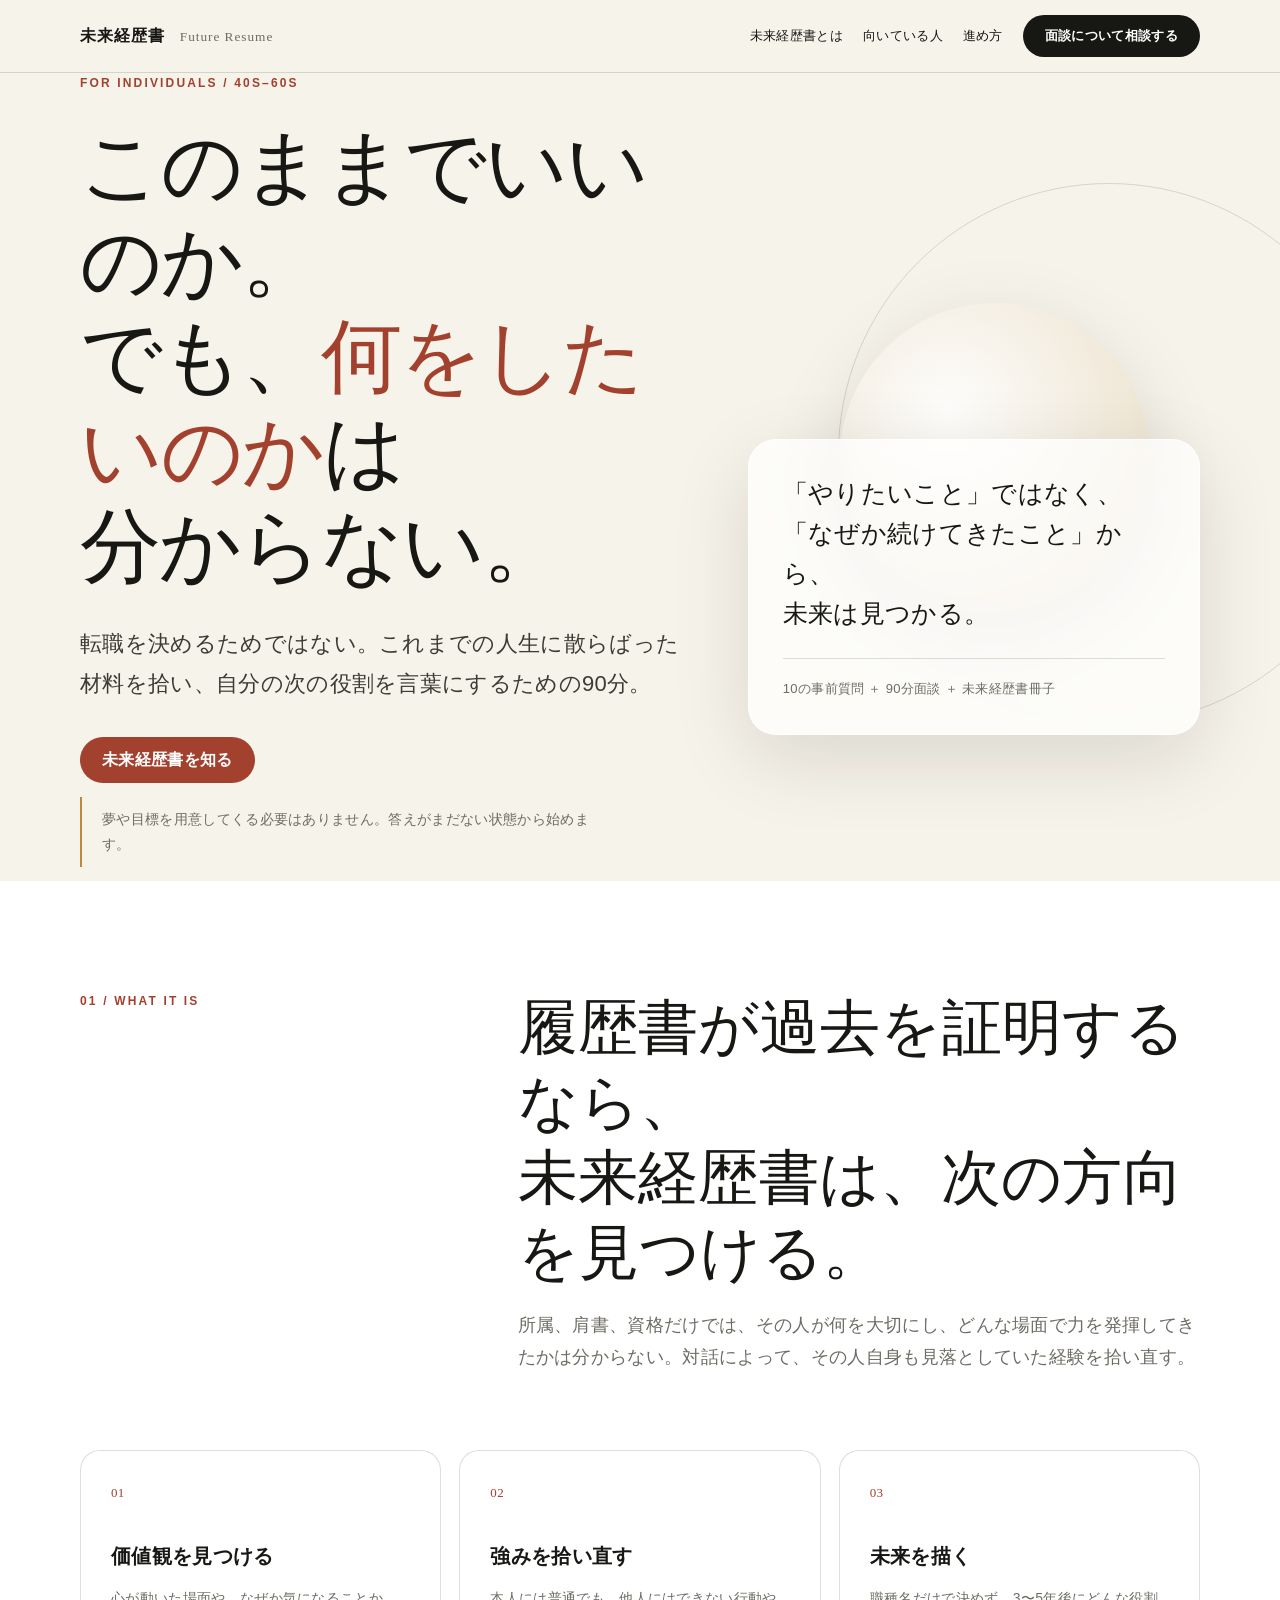
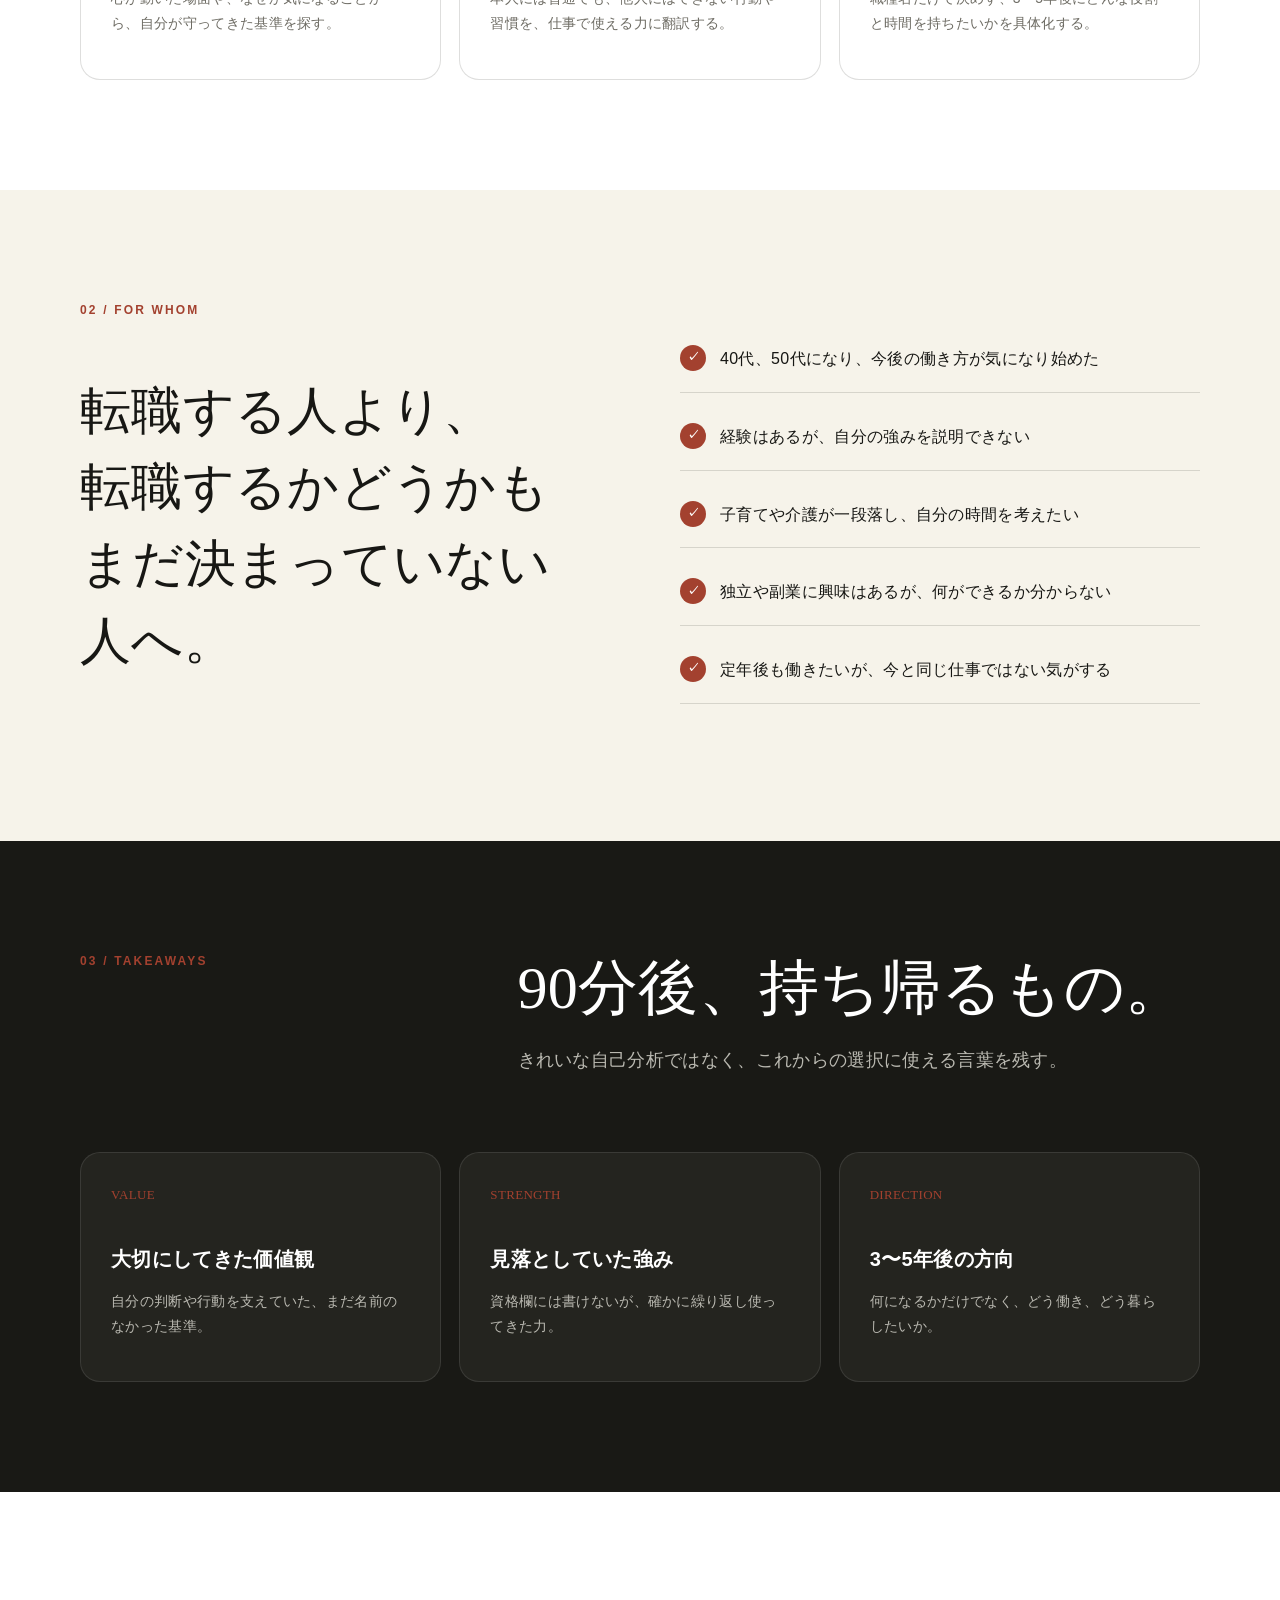
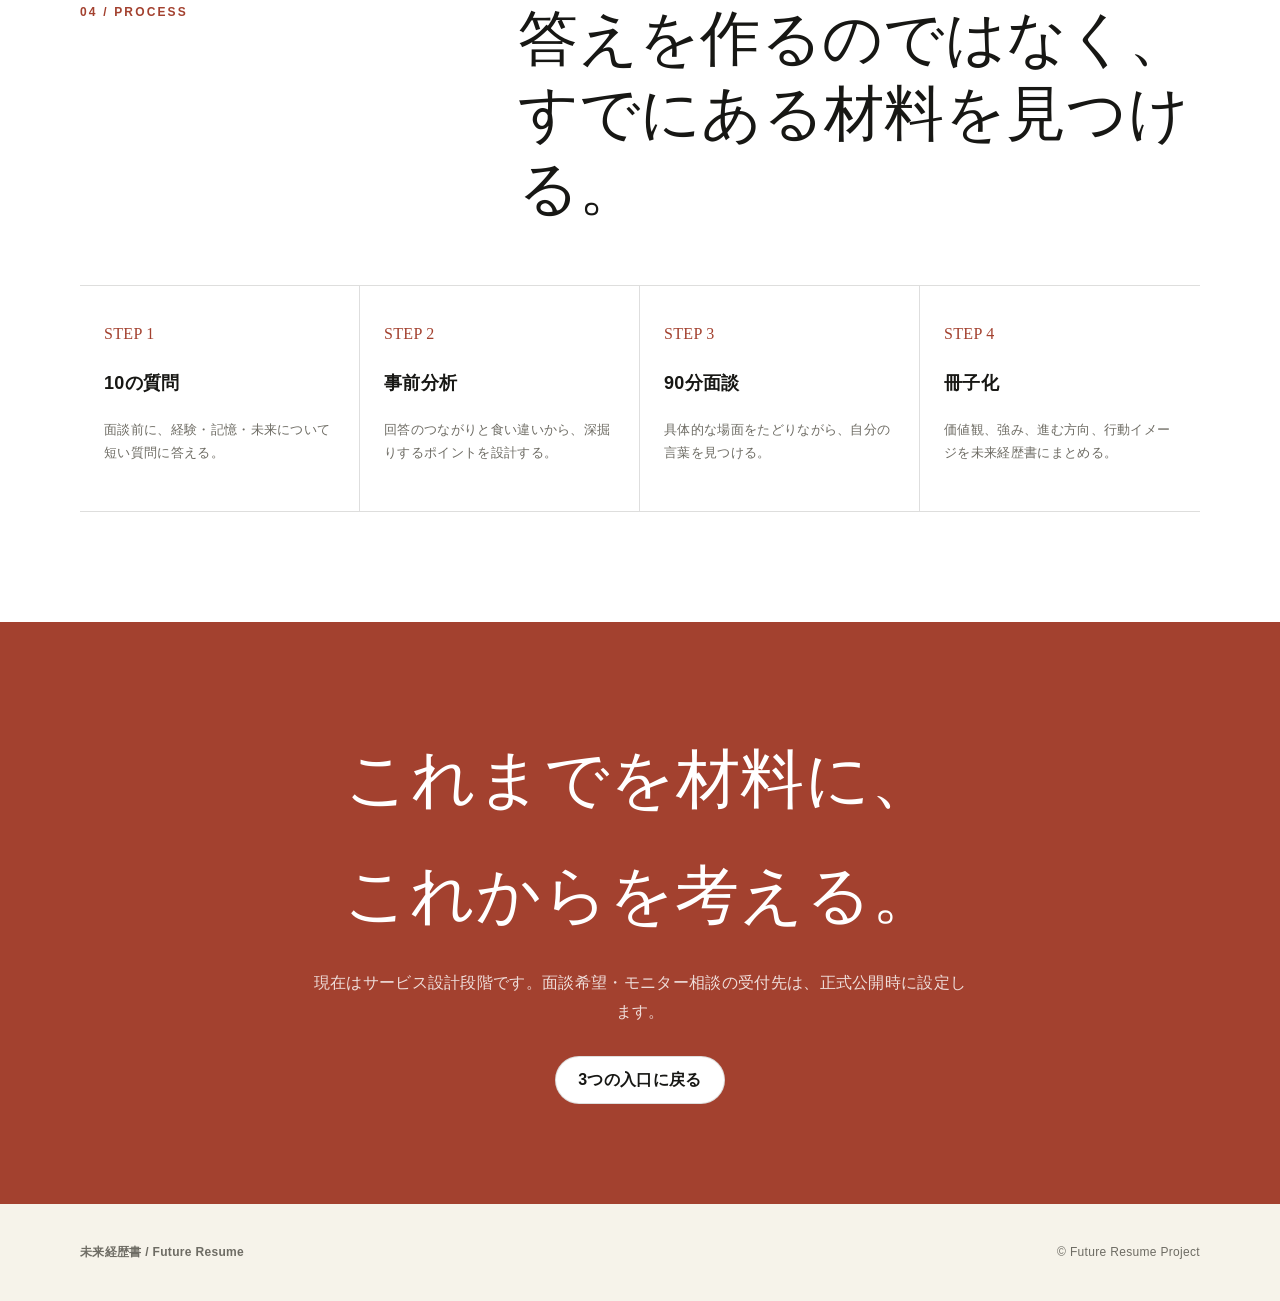
<file: future-resume/personal.html>
<!doctype html><html lang="ja"><head><meta charset="utf-8"><meta name="viewport" content="width=device-width,initial-scale=1"><title>未来経歴書｜個人向け</title><meta name="description" content="このままでいいのか。でも、何をしたいのかは分からない。未来経歴書は、これまでを材料にこれからを考える90分の対話です。"><link rel="stylesheet" href="styles.css"></head><body><nav class="nav"><div class="wrap nav-inner"><a class="brand" href="index.html">未来経歴書 <small>Future Resume</small></a><div class="nav-links"><a href="#about">未来経歴書とは</a><a href="#fit">向いている人</a><a href="#flow">進め方</a><a class="nav-cta" href="#contact">面談について相談する</a></div></div></nav><header class="hero"><div class="wrap hero-grid"><div><div class="eyebrow">For Individuals / 40s–60s</div><h1>このままでいいのか。<br>でも、<em>何をしたいのか</em>は<br>分からない。</h1><p class="lead">転職を決めるためではない。これまでの人生に散らばった材料を拾い、自分の次の役割を言葉にするための90分。</p><a class="btn accent" href="#about">未来経歴書を知る</a><p class="hero-note">夢や目標を用意してくる必要はありません。答えがまだない状態から始めます。</p></div><aside class="portrait-card"><p class="quote">「やりたいこと」ではなく、<br>「なぜか続けてきたこと」から、<br>未来は見つかる。</p><div class="meta">10の事前質問 ＋ 90分面談 ＋ 未来経歴書冊子</div></aside></div></header><section class="section white" id="about"><div class="wrap"><div class="section-head"><div class="kicker">01 / WHAT IT IS</div><div><h2>履歴書が過去を証明するなら、<br>未来経歴書は、次の方向を見つける。</h2><p class="section-intro">所属、肩書、資格だけでは、その人が何を大切にし、どんな場面で力を発揮してきたかは分からない。対話によって、その人自身も見落としていた経験を拾い直す。</p></div></div><div class="grid3"><div class="card"><div class="num">01</div><h3>価値観を見つける</h3><p>心が動いた場面や、なぜか気になることから、自分が守ってきた基準を探す。</p></div><div class="card"><div class="num">02</div><h3>強みを拾い直す</h3><p>本人には普通でも、他人にはできない行動や習慣を、仕事で使える力に翻訳する。</p></div><div class="card"><div class="num">03</div><h3>未来を描く</h3><p>職種名だけで決めず、3〜5年後にどんな役割と時間を持ちたいかを具体化する。</p></div></div></div></section><section class="section" id="fit"><div class="wrap split"><div><div class="kicker">02 / FOR WHOM</div><p class="big-quote">転職する人より、<br>転職するかどうかも<br>まだ決まっていない人へ。</p></div><div class="checklist"><div class="check"><b>✓</b><span>40代、50代になり、今後の働き方が気になり始めた</span></div><div class="check"><b>✓</b><span>経験はあるが、自分の強みを説明できない</span></div><div class="check"><b>✓</b><span>子育てや介護が一段落し、自分の時間を考えたい</span></div><div class="check"><b>✓</b><span>独立や副業に興味はあるが、何ができるか分からない</span></div><div class="check"><b>✓</b><span>定年後も働きたいが、今と同じ仕事ではない気がする</span></div></div></div></section><section class="section dark"><div class="wrap"><div class="section-head"><div class="kicker">03 / TAKEAWAYS</div><div><h2>90分後、持ち帰るもの。</h2><p class="section-intro">きれいな自己分析ではなく、これからの選択に使える言葉を残す。</p></div></div><div class="grid3"><div class="card"><div class="num">VALUE</div><h3>大切にしてきた価値観</h3><p>自分の判断や行動を支えていた、まだ名前のなかった基準。</p></div><div class="card"><div class="num">STRENGTH</div><h3>見落としていた強み</h3><p>資格欄には書けないが、確かに繰り返し使ってきた力。</p></div><div class="card"><div class="num">DIRECTION</div><h3>3〜5年後の方向</h3><p>何になるかだけでなく、どう働き、どう暮らしたいか。</p></div></div></div></section><section class="section white" id="flow"><div class="wrap"><div class="section-head"><div class="kicker">04 / PROCESS</div><div><h2>答えを作るのではなく、<br>すでにある材料を見つける。</h2></div></div><div class="process"><div class="step"><div class="n">STEP 1</div><h3>10の質問</h3><p>面談前に、経験・記憶・未来について短い質問に答える。</p></div><div class="step"><div class="n">STEP 2</div><h3>事前分析</h3><p>回答のつながりと食い違いから、深掘りするポイントを設計する。</p></div><div class="step"><div class="n">STEP 3</div><h3>90分面談</h3><p>具体的な場面をたどりながら、自分の言葉を見つける。</p></div><div class="step"><div class="n">STEP 4</div><h3>冊子化</h3><p>価値観、強み、進む方向、行動イメージを未来経歴書にまとめる。</p></div></div></div></section><section class="cta" id="contact"><div class="wrap"><h2>これまでを材料に、<br>これからを考える。</h2><p>現在はサービス設計段階です。面談希望・モニター相談の受付先は、正式公開時に設定します。</p><a class="btn light" href="index.html">3つの入口に戻る</a></div></section><footer class="wrap footer"><strong>未来経歴書 / Future Resume</strong><span>© Future Resume Project</span></footer><script src="script.js"></script></body></html>
</file>
<file: future-resume/styles.css>
:root{--ink:#171714;--paper:#f6f3ea;--muted:#6e6c64;--line:rgba(23,23,20,.14);--accent:#a3412f;--gold:#b88a3b;--shadow:0 24px 80px rgba(25,20,10,.12)}*{box-sizing:border-box}html{scroll-behavior:smooth}body{margin:0;font-family:"Noto Sans JP","Hiragino Kaku Gothic ProN",Meiryo,sans-serif;color:var(--ink);background:var(--paper);line-height:1.8;letter-spacing:.02em}a{color:inherit;text-decoration:none}.wrap{width:min(1120px,calc(100% - 40px));margin:auto}.nav{position:sticky;top:0;z-index:50;background:rgba(246,243,234,.87);backdrop-filter:blur(18px);border-bottom:1px solid var(--line)}.nav-inner{height:72px;display:flex;align-items:center;justify-content:space-between;gap:24px}.brand{font-family:Georgia,"Yu Mincho",serif;font-weight:700;letter-spacing:.06em}.brand small{font-family:inherit;font-weight:400;color:var(--muted);margin-left:10px}.nav-links{display:flex;align-items:center;gap:20px;font-size:13px}.nav-cta,.btn{display:inline-flex;align-items:center;justify-content:center;border-radius:999px;padding:13px 22px;background:var(--ink);color:white;font-weight:700;line-height:1.2;transition:.2s}.nav-cta:hover,.btn:hover{transform:translateY(-2px)}.btn.light{background:white;color:var(--ink);border:1px solid var(--line)}.btn.accent{background:var(--accent)}.hero{min-height:760px;display:grid;align-items:center;position:relative;overflow:hidden}.hero:before{content:"";position:absolute;width:540px;height:540px;border:1px solid var(--line);border-radius:50%;right:-100px;top:110px}.hero:after{content:"";position:absolute;width:310px;height:310px;border-radius:50%;right:130px;top:230px;background:radial-gradient(circle at 35% 35%,rgba(255,255,255,.85),rgba(184,138,59,.22));box-shadow:var(--shadow)}.hero-grid{display:grid;grid-template-columns:1.15fr .85fr;gap:56px;align-items:center;position:relative;z-index:2}.eyebrow{font-size:12px;letter-spacing:.18em;text-transform:uppercase;font-weight:700;color:var(--accent);margin-bottom:24px}.hero h1{font-family:Georgia,"Yu Mincho",serif;font-weight:500;font-size:clamp(44px,6.3vw,88px);line-height:1.18;letter-spacing:-.025em;margin:0 0 30px}.hero h1 em{font-style:normal;color:var(--accent)}.lead{font-size:clamp(17px,2vw,22px);max-width:650px;color:#3c3b36;margin-bottom:34px}.hero-note{border-left:2px solid var(--gold);padding:10px 0 10px 20px;color:var(--muted);font-size:14px;max-width:520px}.portrait-card{position:relative;z-index:3;background:rgba(255,255,255,.72);backdrop-filter:blur(8px);border:1px solid rgba(255,255,255,.8);border-radius:28px;padding:34px;box-shadow:var(--shadow);margin-top:220px}.portrait-card .quote{font-family:Georgia,"Yu Mincho",serif;font-size:25px;line-height:1.6;margin:0 0 24px}.portrait-card .meta{font-size:13px;color:var(--muted);border-top:1px solid var(--line);padding-top:18px}.section{padding:110px 0}.section.white{background:#fff}.section.dark{background:#191915;color:white}.section-head{display:grid;grid-template-columns:.7fr 1.3fr;gap:70px;margin-bottom:58px;align-items:start}.kicker{font-size:12px;letter-spacing:.18em;color:var(--accent);font-weight:800}.section h2{font-family:Georgia,"Yu Mincho",serif;font-size:clamp(34px,4.8vw,60px);line-height:1.25;font-weight:500;margin:0}.section-intro{font-size:18px;color:var(--muted);max-width:720px}.dark .section-intro{color:#bab9b1}.grid3{display:grid;grid-template-columns:repeat(3,1fr);gap:18px}.card{background:white;border:1px solid var(--line);border-radius:20px;padding:30px;min-height:230px}.card .num{font-family:Georgia,serif;font-size:13px;color:var(--accent);margin-bottom:34px}.card h3{font-size:20px;margin:0 0 12px}.card p{color:var(--muted);font-size:14px;margin:0}.dark .card{background:#24241f;border-color:rgba(255,255,255,.1)}.dark .card p{color:#bab9b1}.split{display:grid;grid-template-columns:1fr 1fr;gap:80px;align-items:center}.big-quote{font-family:Georgia,"Yu Mincho",serif;font-size:clamp(28px,4vw,52px);line-height:1.5}.checklist{display:grid;gap:12px}.check{display:flex;gap:14px;padding:18px 0;border-bottom:1px solid var(--line)}.check b{width:26px;height:26px;border-radius:50%;background:var(--accent);color:white;display:grid;place-items:center;font-size:12px;flex:none}.process{display:grid;grid-template-columns:repeat(4,1fr);gap:0;border-top:1px solid var(--line);border-bottom:1px solid var(--line)}.step{padding:34px 24px;border-right:1px solid var(--line)}.step:last-child{border-right:0}.step .n{color:var(--accent);font-family:Georgia,serif}.step h3{font-size:18px}.step p{font-size:13px;color:var(--muted)}.cta{padding:100px 0;background:var(--accent);color:white;text-align:center}.cta h2{font-family:Georgia,"Yu Mincho",serif;font-size:clamp(36px,5vw,64px);font-weight:500;margin:0 0 16px}.cta p{margin:0 auto 30px;max-width:660px;color:rgba(255,255,255,.82)}.footer{padding:38px 0;font-size:12px;color:var(--muted);display:flex;justify-content:space-between}.hub{min-height:100vh;padding:90px 0}.hub h1{font-family:Georgia,"Yu Mincho",serif;font-size:clamp(44px,7vw,84px);font-weight:500;line-height:1.2}.hub .intro{max-width:760px;font-size:18px;color:var(--muted);margin-bottom:50px}.lp-list{display:grid;grid-template-columns:repeat(3,1fr);gap:22px}.lp-tile{position:relative;overflow:hidden;min-height:480px;padding:34px;border-radius:24px;color:white;display:flex;flex-direction:column;justify-content:space-between;box-shadow:var(--shadow);transition:.25s}.lp-tile:hover{transform:translateY(-8px)}.lp-tile.personal{background:linear-gradient(155deg,#a3412f,#4a1c14)}.lp-tile.corporate{background:linear-gradient(155deg,#244f47,#112923)}.lp-tile.executive{background:linear-gradient(155deg,#6e5529,#1e1a13)}.lp-tile:after{content:"";position:absolute;width:280px;height:280px;border:1px solid rgba(255,255,255,.25);border-radius:50%;right:-80px;bottom:-80px}.lp-tile h2{font-family:Georgia,"Yu Mincho",serif;font-weight:500;font-size:33px;line-height:1.4;margin:0}.lp-tile p{color:rgba(255,255,255,.76);font-size:14px}.lp-tile .arrow{font-size:24px}.theme-corporate{--accent:#244f47;--gold:#82a79e}.theme-executive{--accent:#7b5b25;--gold:#c4a467}.theme-corporate .hero:after{background:radial-gradient(circle at 35% 35%,rgba(255,255,255,.9),rgba(36,79,71,.25))}.theme-executive .hero:after{background:radial-gradient(circle at 35% 35%,rgba(255,255,255,.9),rgba(123,91,37,.25))}@media(max-width:800px){.nav-links a:not(.nav-cta){display:none}.brand small{display:none}.hero{min-height:auto;padding:80px 0}.hero-grid,.section-head,.split{grid-template-columns:1fr}.hero:after,.hero:before{opacity:.35}.portrait-card{margin-top:40px}.section{padding:76px 0}.grid3,.lp-list{grid-template-columns:1fr}.process{grid-template-columns:1fr 1fr}.step:nth-child(2){border-right:0}.step:nth-child(-n+2){border-bottom:1px solid var(--line)}.footer{display:block}.footer span{display:block;margin-top:6px}}@media(max-width:520px){.wrap{width:min(100% - 28px,1120px)}.hero h1{font-size:43px}.process{grid-template-columns:1fr}.step{border-right:0!important;border-bottom:1px solid var(--line)!important}.step:last-child{border-bottom:0!important}.section-head{gap:22px}.nav-inner{height:62px}}
</file>
